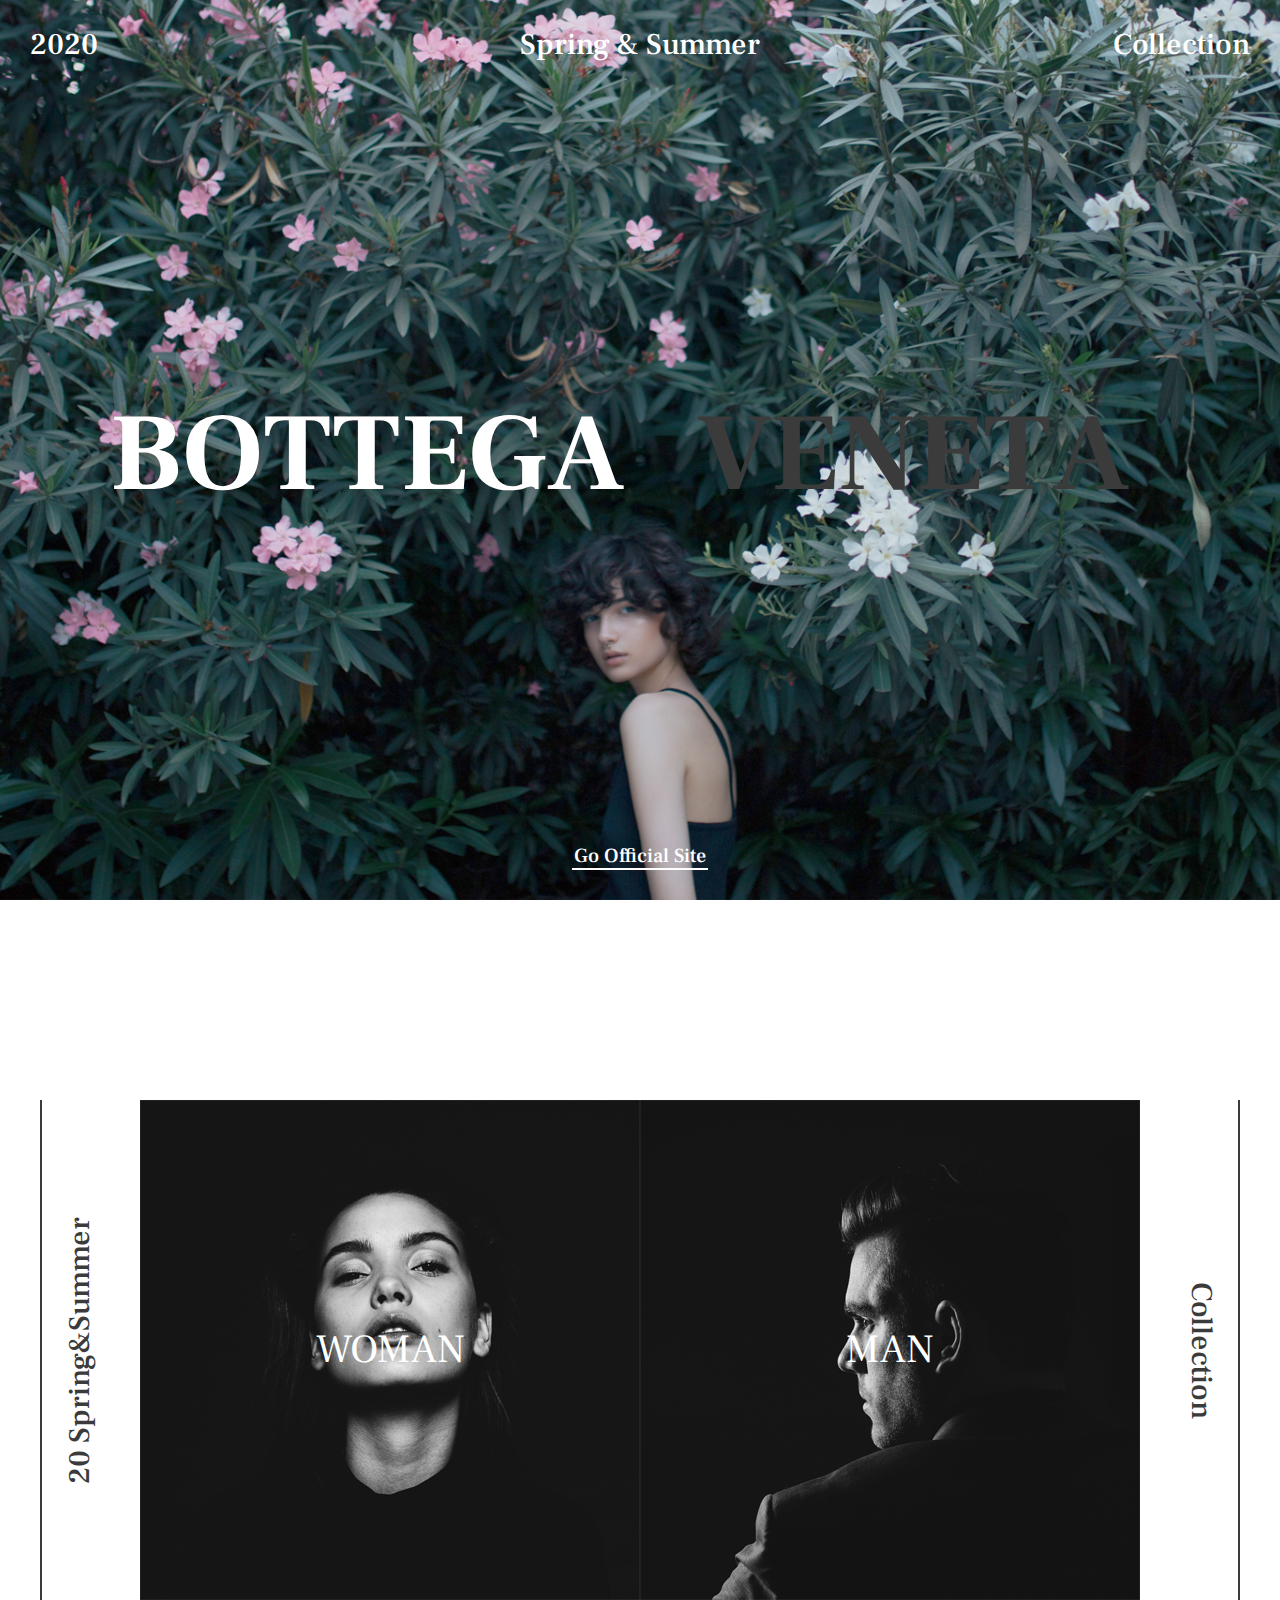
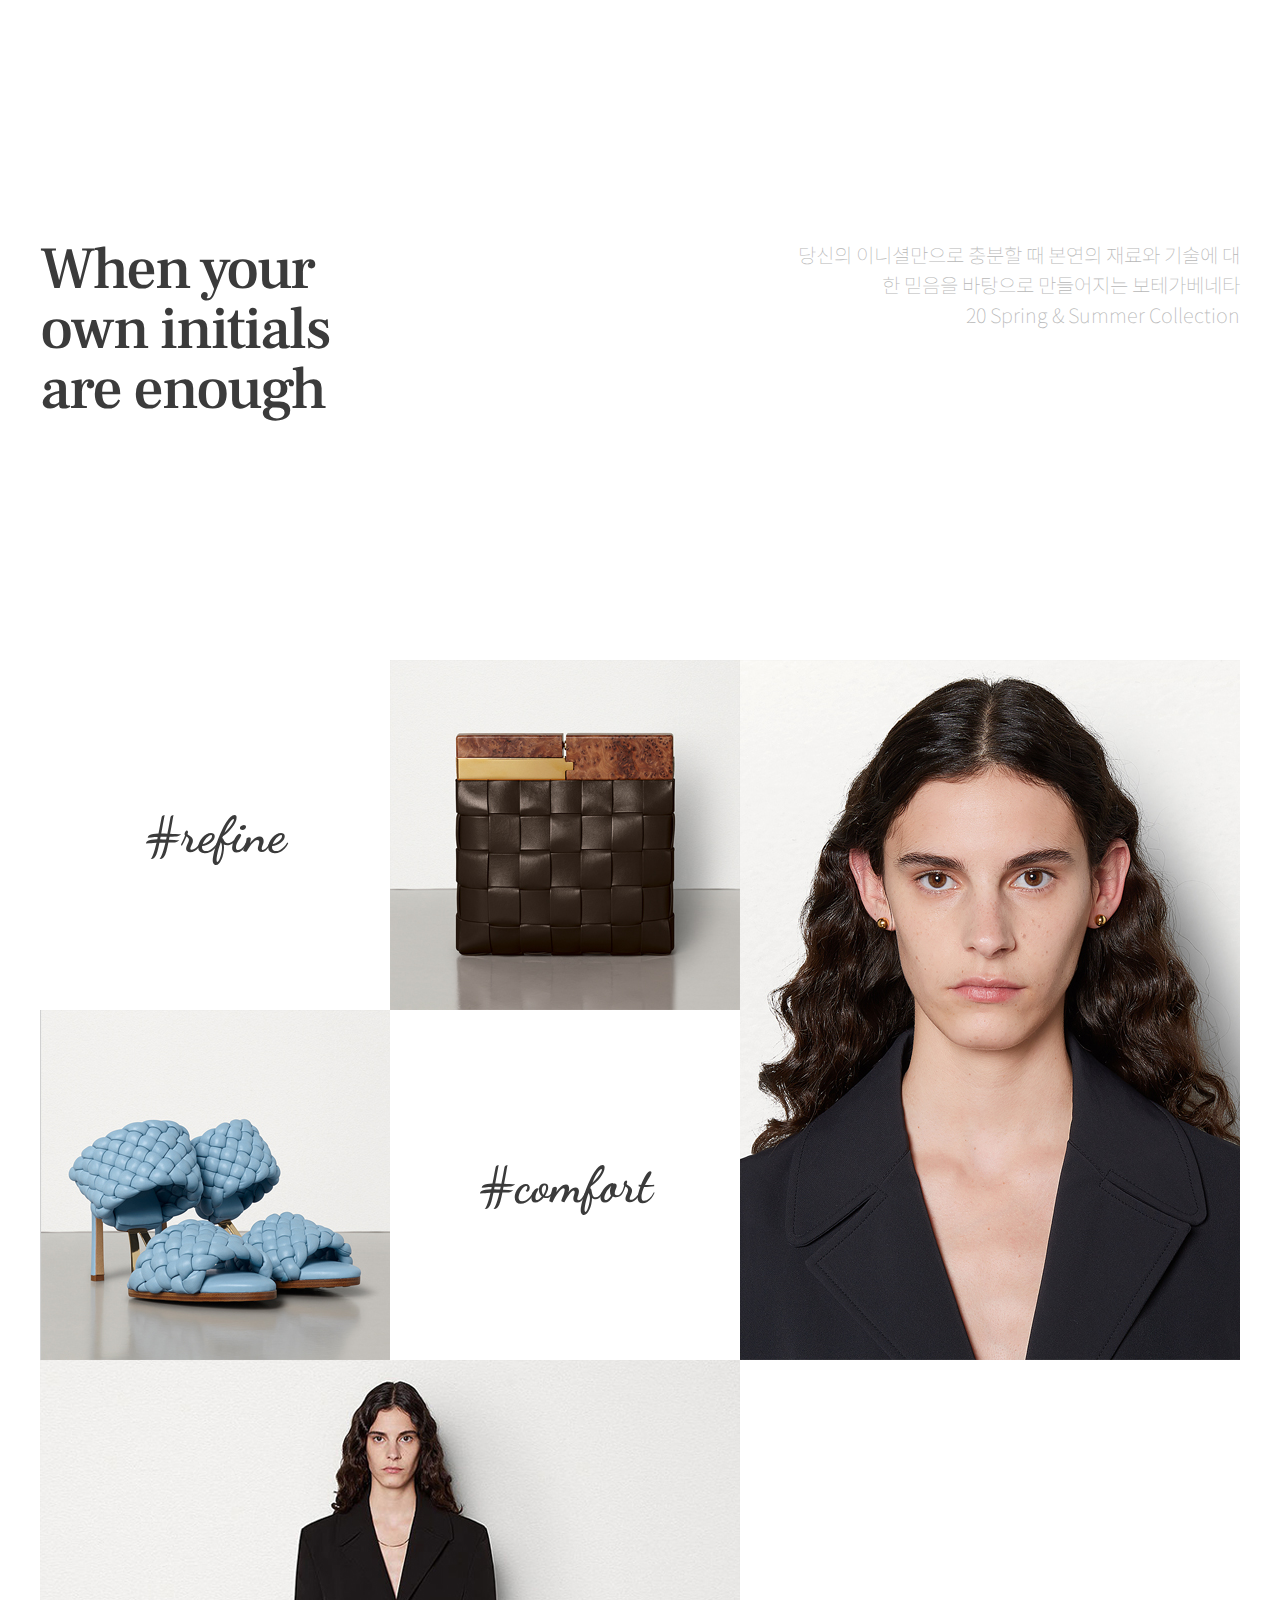
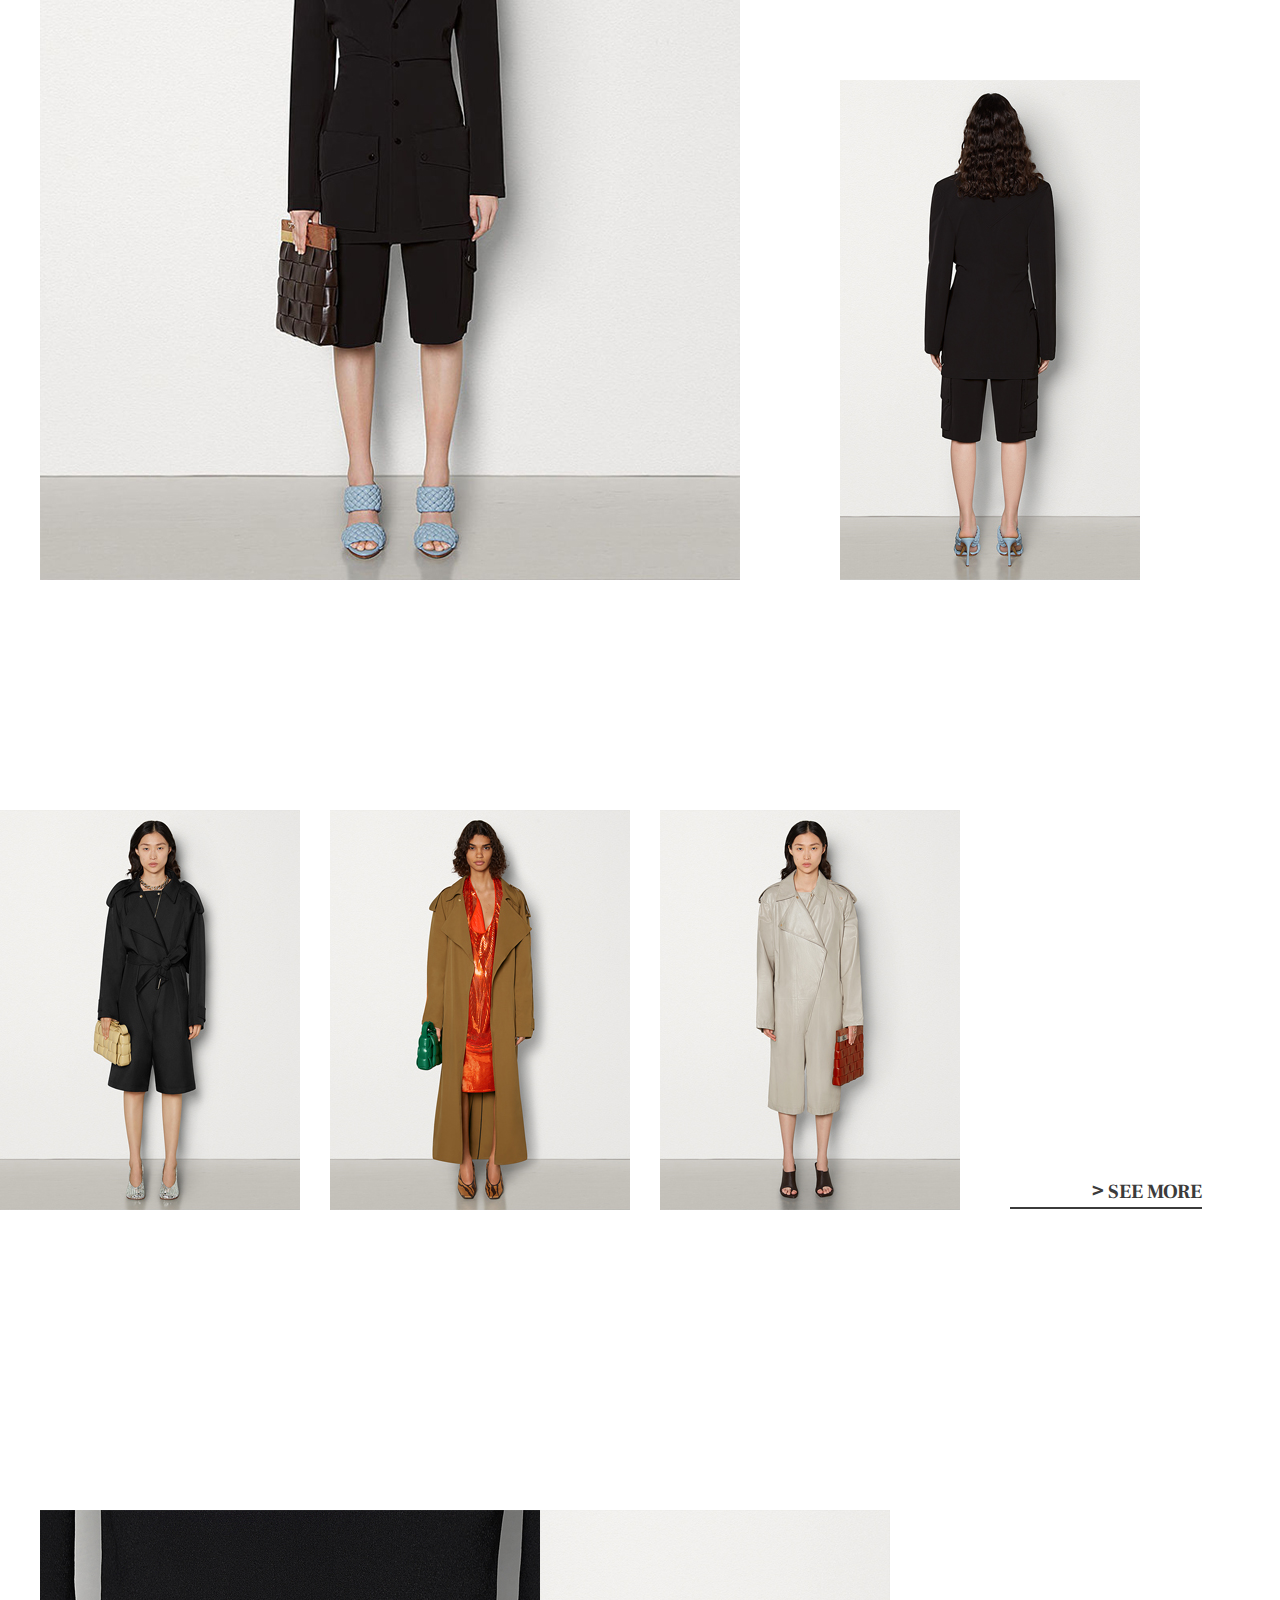
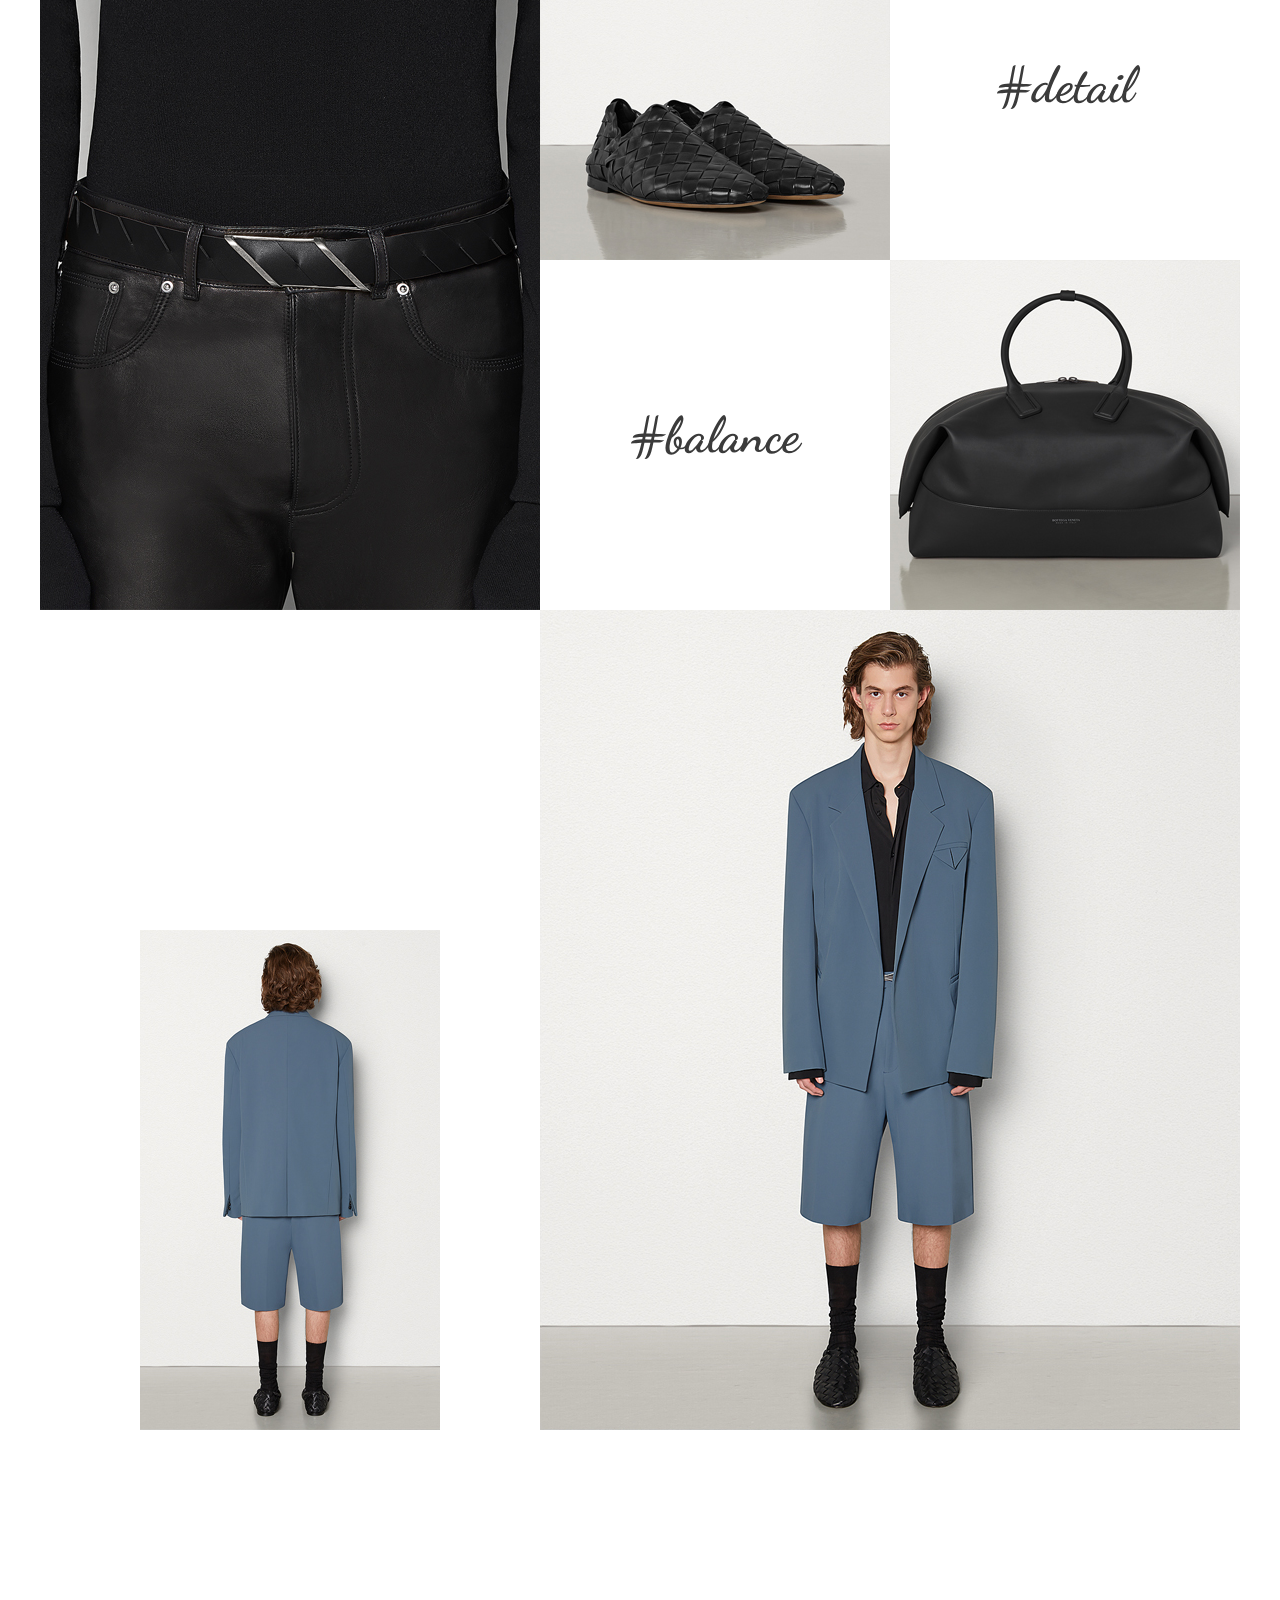
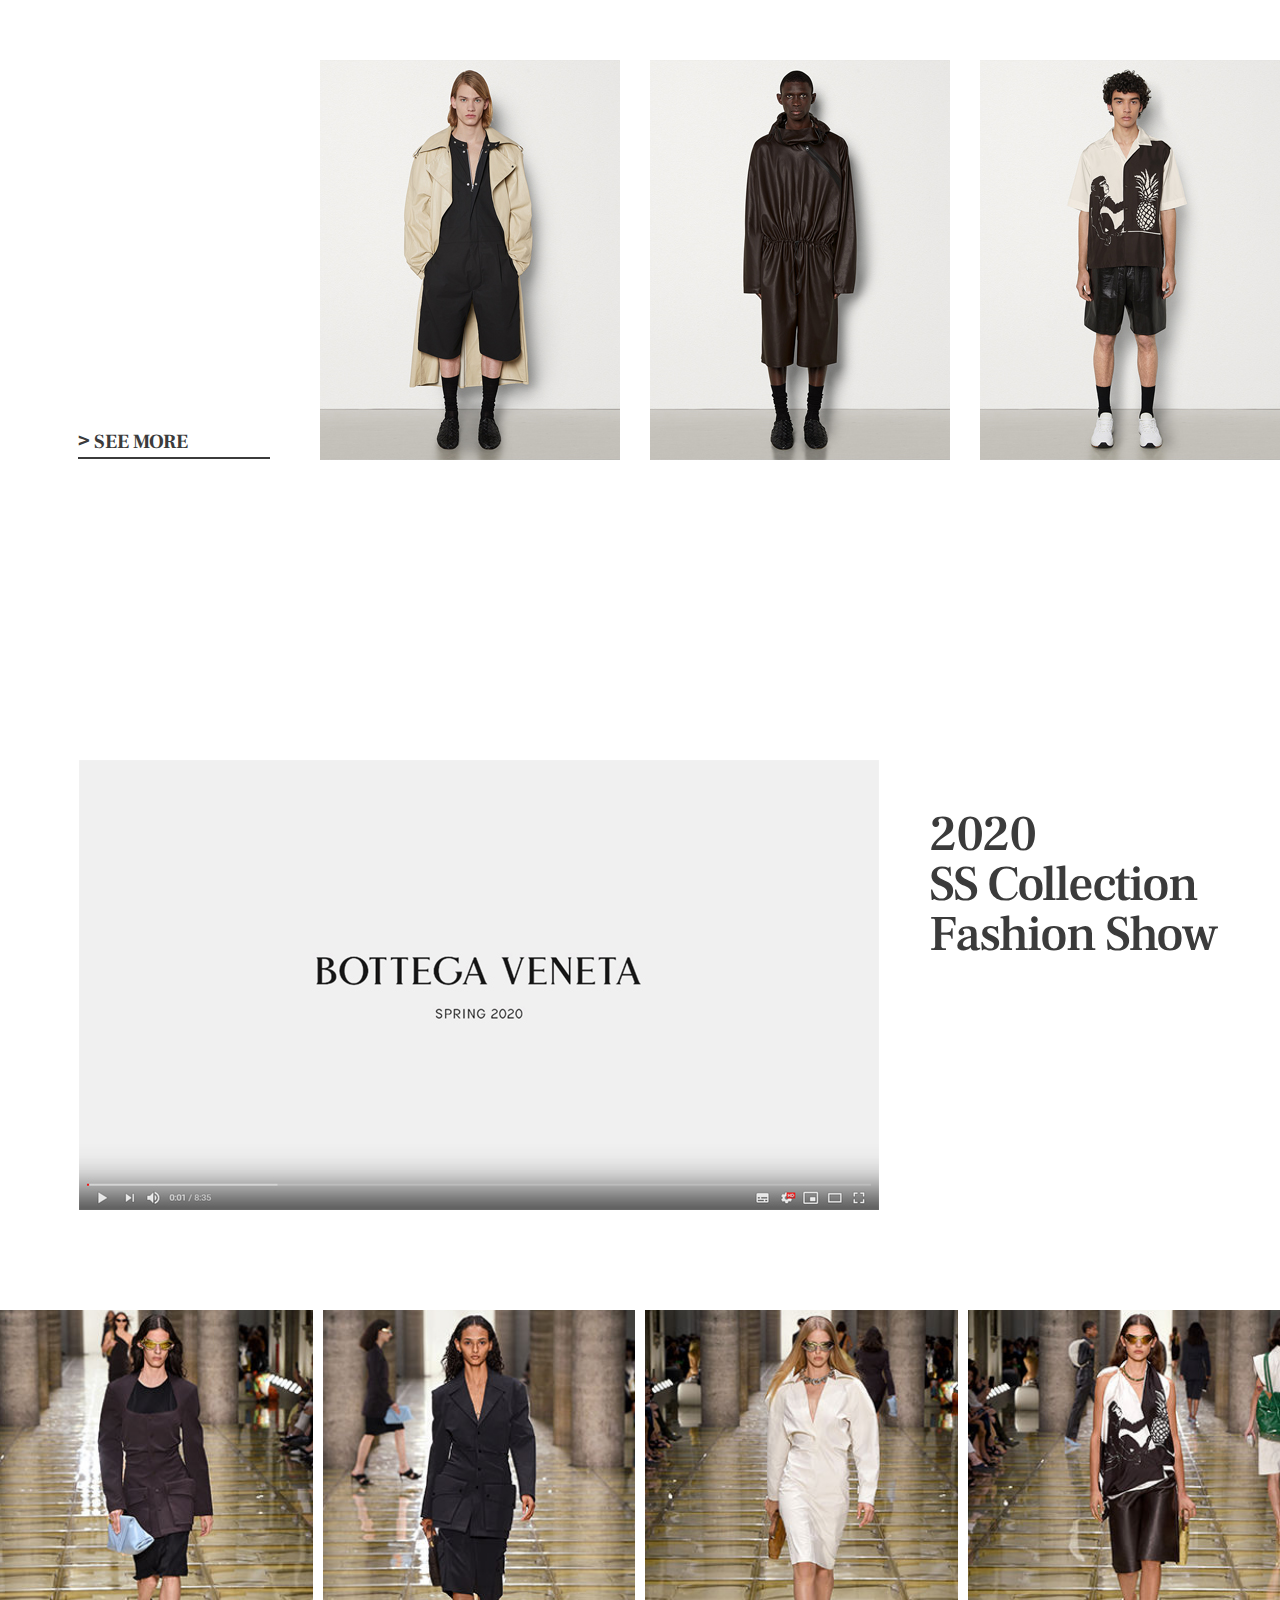
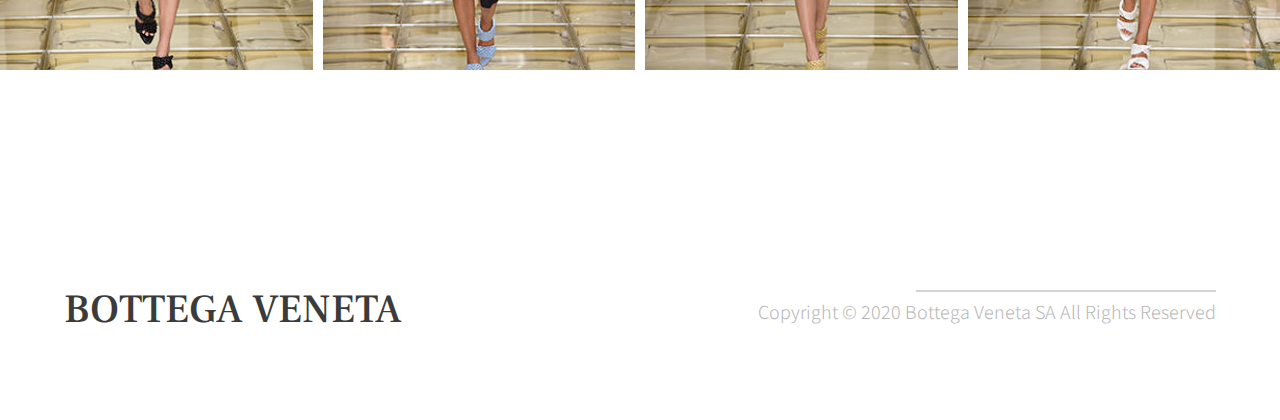
<file: portfolio/renewal/bv/index.html>
<!doctype html>

<html>
	<head>
        <meta charset="UTF-8">
		<meta name="viewport" content="initial-scale=1.0">
        <title>BV</title>
        
		<!--BOTTEGA VENETA의 컨텐츠를 상업적 목적이 아닌 포토폴리오 제작에 한하여 사용함을 명시합니다.-->
		
		<link href="https://fonts.googleapis.com/css2?family=Dancing+Script:wght@400;500;600;700&family=Frank+Ruhl+Libre:wght@300;400;500;700;900&family=Noto+Sans+KR:wght@100;300;400;500;700;900&display=swap" rel="stylesheet">
		
		
		<link rel="shortcut icon" href="img/sec_1/pabicon.ico">
		
		
        <link href="css/reset.css" rel="stylesheet" type="text/css">
        <link href="css/swiper-bundle.min.css" rel="stylesheet" type="text/css">
		<link href="css/pc.css" rel="stylesheet" type="text/css">
		<link href="css/note.css" rel="stylesheet" type="text/css">
		<link href="css/tab.css" rel="stylesheet" type="text/css">
        <link href="css/mo.css" rel="stylesheet" type="text/css">
		
		
		<script src="js/jquery-3.4.1.js"></script>
		
	</head>

	<body>

        <div class="wrap">
            
            <section class="sec_1">
                
                <div class="sec_1_textBox">
                    
                    <div class="sec_1_text">2020</div>
                    <div class="sec_1_text">Spring &amp; Summer</div>
                    <div class="sec_1_text">Collection</div>
                    
                </div>
                
                <div class="sec_1_title">
                    
                    <div class="sec_1_left">

                        <div class="sec_1_titleLeft">
                        
                            <span class="titleText">B</span>
                            <span class="titleText">O</span>
                            <span class="titleText">T</span>
                            <span class="titleText">T</span>
                            <span class="titleText">E</span>
                            <span class="titleText">G</span>
                            <span class="titleText">A</span>
                            
                        </div>
    
                        <div class="sec_1_titleLeft sec_1_title_act">
                            
                            <span class="titleText">B</span>
                            <span class="titleText">O</span>
                            <span class="titleText">T</span>
                            <span class="titleText">T</span>
                            <span class="titleText">E</span>
                            <span class="titleText">G</span>
                            <span class="titleText">A</span>
                            
                        </div>

                    </div>
                    
                    <div class="sec_1_right">

                        <div class="sec_1_titleRight">
                        
                            <span class="titleText">V</span>
                            <span class="titleText">E</span>
                            <span class="titleText">N</span>
                            <span class="titleText">E</span>
                            <span class="titleText">T</span>
                            <span class="titleText">A</span>
                            
                        </div>
    
                        <div class="sec_1_titleRight sec_1_title_act">
                            
                            <span class="titleText">V</span>
                            <span class="titleText">E</span>
                            <span class="titleText">N</span>
                            <span class="titleText">E</span>
                            <span class="titleText">T</span>
                            <span class="titleText">A</span>
                            
                        </div>

                    </div>
                    
                </div>
                
                <div class="sec_1_link">Go Official Site</div>
                
            </section>
            <!--sec_1-->
            
            <section class="sec_2">
                
                <div class="container container_2">
                    
                    <div class="sec_2_textLeft">
                        <p>20 Spring&amp;Summer</p>
                    </div>
                    
                    <div class="tab_con tab_2_textTop">20 Spring&amp;Summer</div>
                    
                    <div class="sec_2_boxWrap">
                        
                        <div class="sec_2_boxLeft">
                            <div class="sec_2_boxCover">WOMAN</div>
                        </div>
                        
                        <div class="sec_2_boxRight">
                            <div class="sec_2_boxCover">MAN</div>
                        </div>
                        
                    </div>
                    
                    <div class="sec_2_textRight">
                        <p>Collection</p>
                    </div>
                    
                    <div class="tab_con tab_2_textBottom">Collection</div>
                    
                </div>
                
            </section>
            <!--sec_2-->
            
            <section class="sec_3">
               
                <div class="aniLine sec_3_aniLine"></div>
                
                <div class="container container_3">
                    
                    <div class="sec_3_textLeft">When your<br/>own initials<br/>are enough</div>
                    
                    <div class="sec_3_textRight">당신의 이니셜만으로 충분할 때 본연의 재료와 기술에 대한 믿음을 바탕으로 만들어지는 보테가베네타<br/>20 Spring &amp; Summer Collection</div>
                    
                </div>
                
            </section>
            <!--sec_3-->
            
            <section class="sec_4">
                
                <div class="sec_4_aniBox">
                    
                    <div class="aniLine sec_4_aniLine"></div>
                    
                    <div class="aniText sec_4_aniText">BOTTEGA VENETA</div>
                    
                </div>
                
                <div class="container container_4">
                    
                    <div class="sec_4_leftWrap">
                        
                        <div class="sec_4_leftTop">
                            
                            <div class="con_4">#refine</div>
                            <div class="con_4"></div>
                            <div class="con_4"></div>
                            <div class="con_4">#comfort</div>
                            
                        </div>
                        
                        <div class="sec_4_leftBottom"></div>
                        
                    </div>
                    <!--left-->
                    
                    <div class="sec_4_rightWrap">
                        
                        <div class="sec_4_rightTop"></div>
                        
                        <div class="sec_4_rightBottom"></div>
                        
                    </div>
                    <!--right-->
                    
                </div>
                
            </section>
            <!--sec_4-->
            
            <section class="sec_5">
                
                <div class="sec_5_leftWrap">
                    
                    <div class="con_5"></div>
                    <div class="con_5"></div>
                    <div class="con_5"></div>
                    
                </div>
                
                <div class="moreBox">
                    
                    <div class="moreBtn"><span class="moreArrow">&gt;</span> SEE MORE</div>
                    
                    <div class="moreLine"></div>
                    
                </div>
                
            </section>
            <!--sec_5-->
            
            <section class="sec_6">
                
                <div class="sec_6_aniBox">
                    
                    <div class="aniText sec_6_aniText">20SS Collection</div>
                    
                    <div class="aniLine sec_6_aniLine"></div>
                    
                </div>
                
                <div class="container container_6">
                    
                    <div class="sec_6_leftWrap">
                        
                        <div class="sec_6_leftTop"></div>
                        
                        <div class="sec_6_leftBottom"></div>
                        
                    </div>
                    <!--right-->
                    
                    <div class="sec_6_rightWrap">
                        
                        <div class="sec_6_rightTop">
                            
                            <div class="con_6"></div>
                            <div class="con_6">#detail</div>
                            <div class="con_6">#balance</div>
                            <div class="con_6"></div>
                            
                        </div>
                        
                        <div class="sec_6_rightBottom"></div>
                        
                    </div>
                    <!--left-->
                    
                </div>
                
            </section>
            <!--sec_6-->
            
            <section class="sec_7">
                
                <div class="sec_7_rightWrap">
                    
                    <div class="con_7"></div>
                    <div class="con_7"></div>
                    <div class="con_7"></div>
                    
                </div>
                
                <div class="moreBox">
                    
                    <div class="moreBtn"><span class="moreArrow">&gt;</span> SEE MORE</div>
                    
                    <div class="moreLine"></div>
                    
                </div>
                
            </section>
            <!--sec_7-->
            
            <section class="sec_8">
                
                <div class="aniLine sec_8_aniLine"></div>
                
                <div class="sec_8_topWrap">
                    
                    <div class="sec_8_title">2020<br/>SS Collection<br/>Fashion Show</div>
                    
                    <div class="sec_8_video"></div>
                    
                </div>
                
                <div class="sec_8_bottomWrap swiper-container">

                    <div class="sec_8_imgSlide swiper-wrapper">
                        
                        <div class="sec_8_img swiper-slide"></div>
                        <div class="sec_8_img swiper-slide"></div>
                        <div class="sec_8_img swiper-slide"></div>
                        <div class="sec_8_img swiper-slide"></div>
                        <div class="sec_8_img swiper-slide"></div>
                        <div class="sec_8_img swiper-slide"></div>
                        <div class="sec_8_img swiper-slide"></div>
                        <div class="sec_8_img swiper-slide"></div>
                        <div class="sec_8_img swiper-slide"></div>
                        <div class="sec_8_img swiper-slide"></div>
                        
                    </div>

                    <div class="swiper-scrollbar"></div>

                </div>
                
            </section>
            <!--sec_8-->
            
            <footer>
                
                <div class="in_footer">
                    
                    <div class="footerLogo">BOTTEGA VENETA</div>
                    
                    <div class="footer_rightWrap">
                        
                        <div class="footer_aniLine"></div>
                        
                        <div class="copyright">Copyright &copy; 2020 Bottega Veneta SA All Rights Reserved</div>
                        
                    </div>
                    
                </div>
                
            </footer>
            
        </div>
        <!--wrap-->

        <script src="js/swiper-bundle.min.js"></script>
        <script src="js/index.js"></script>

	</body>
</html>
</file>
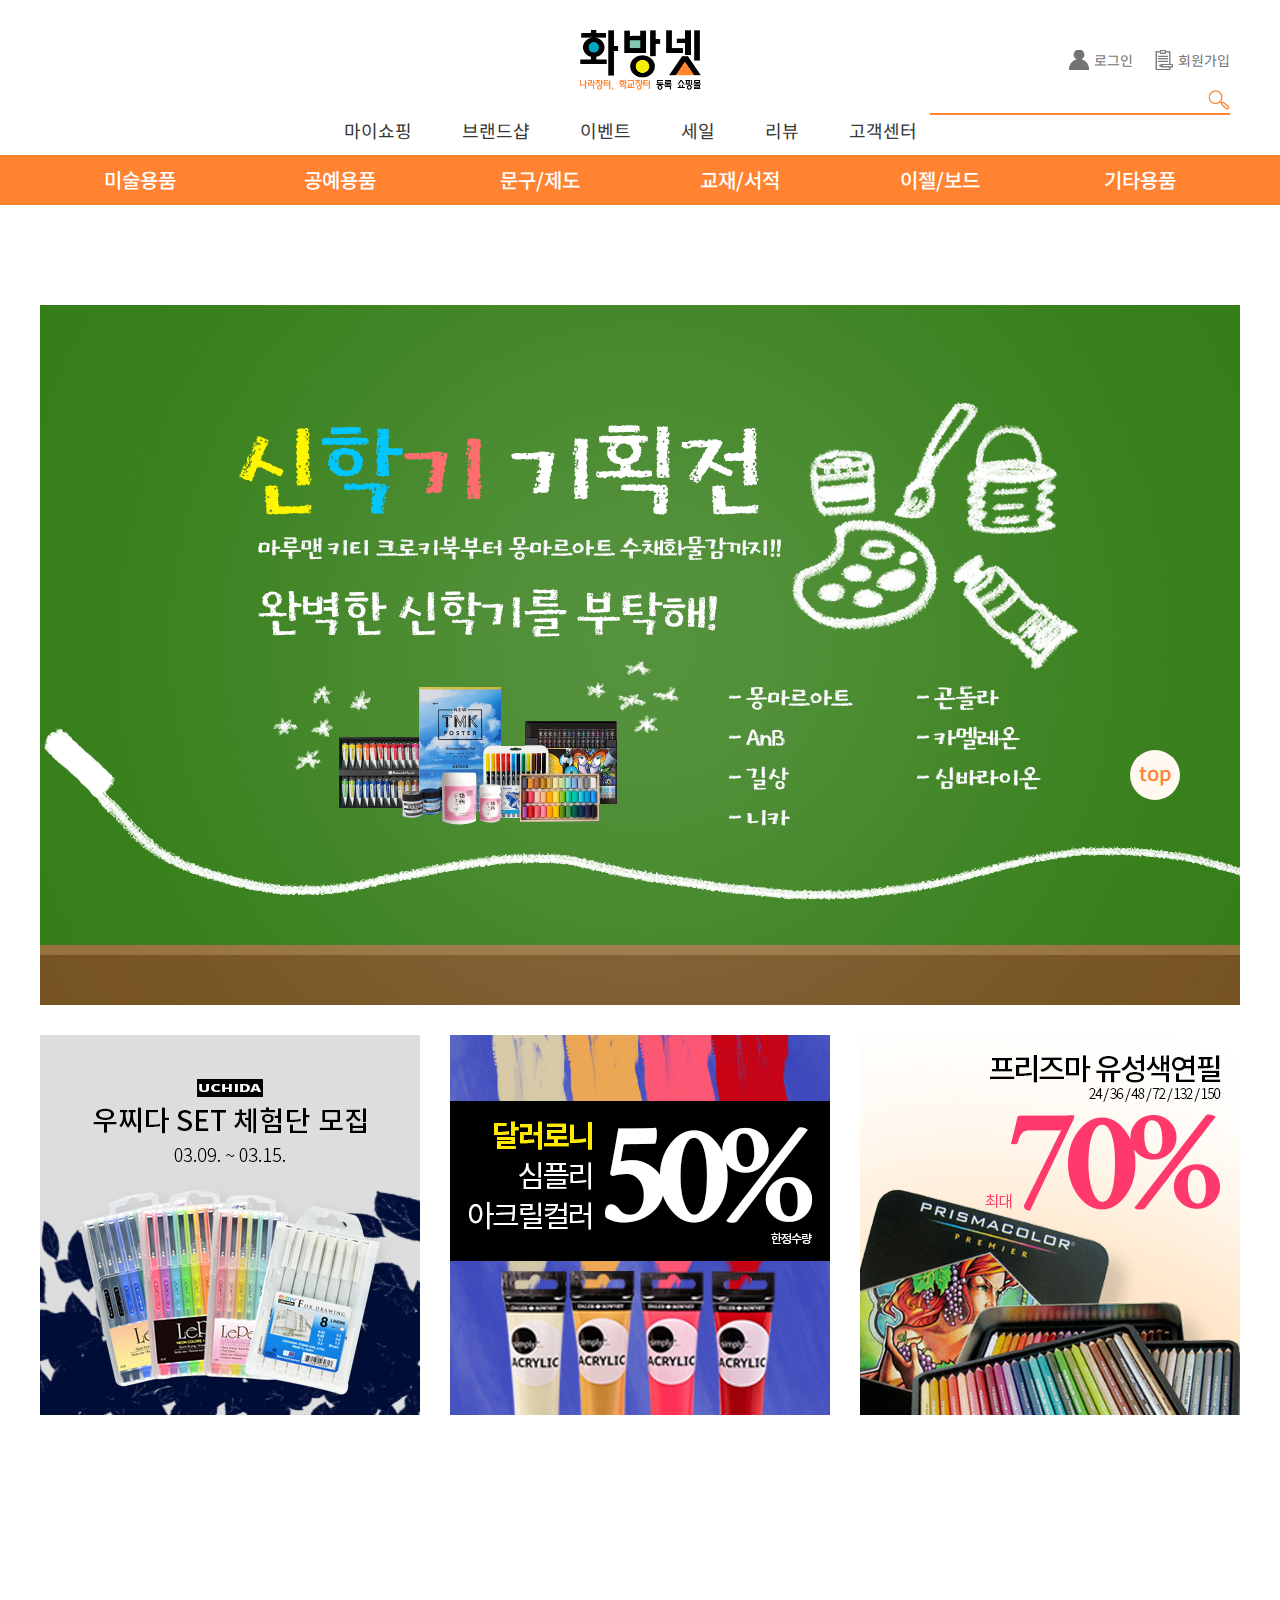
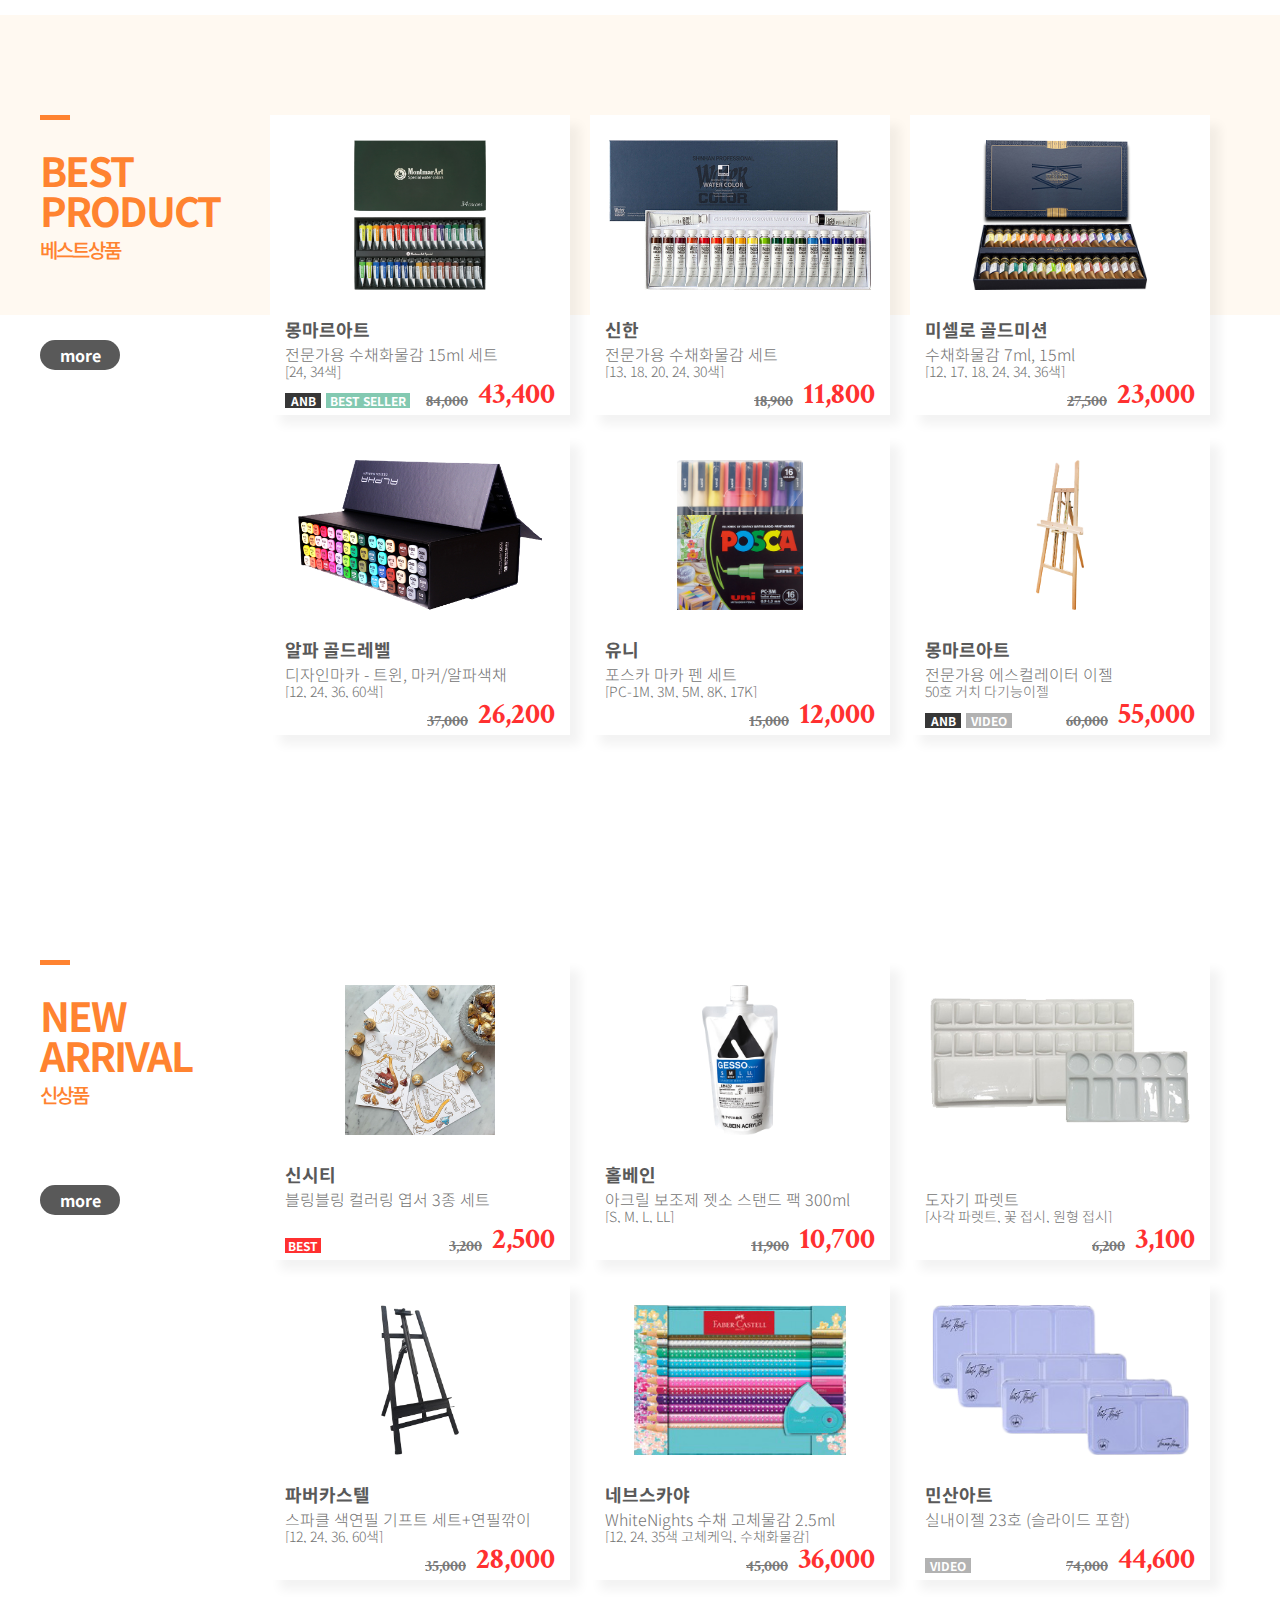
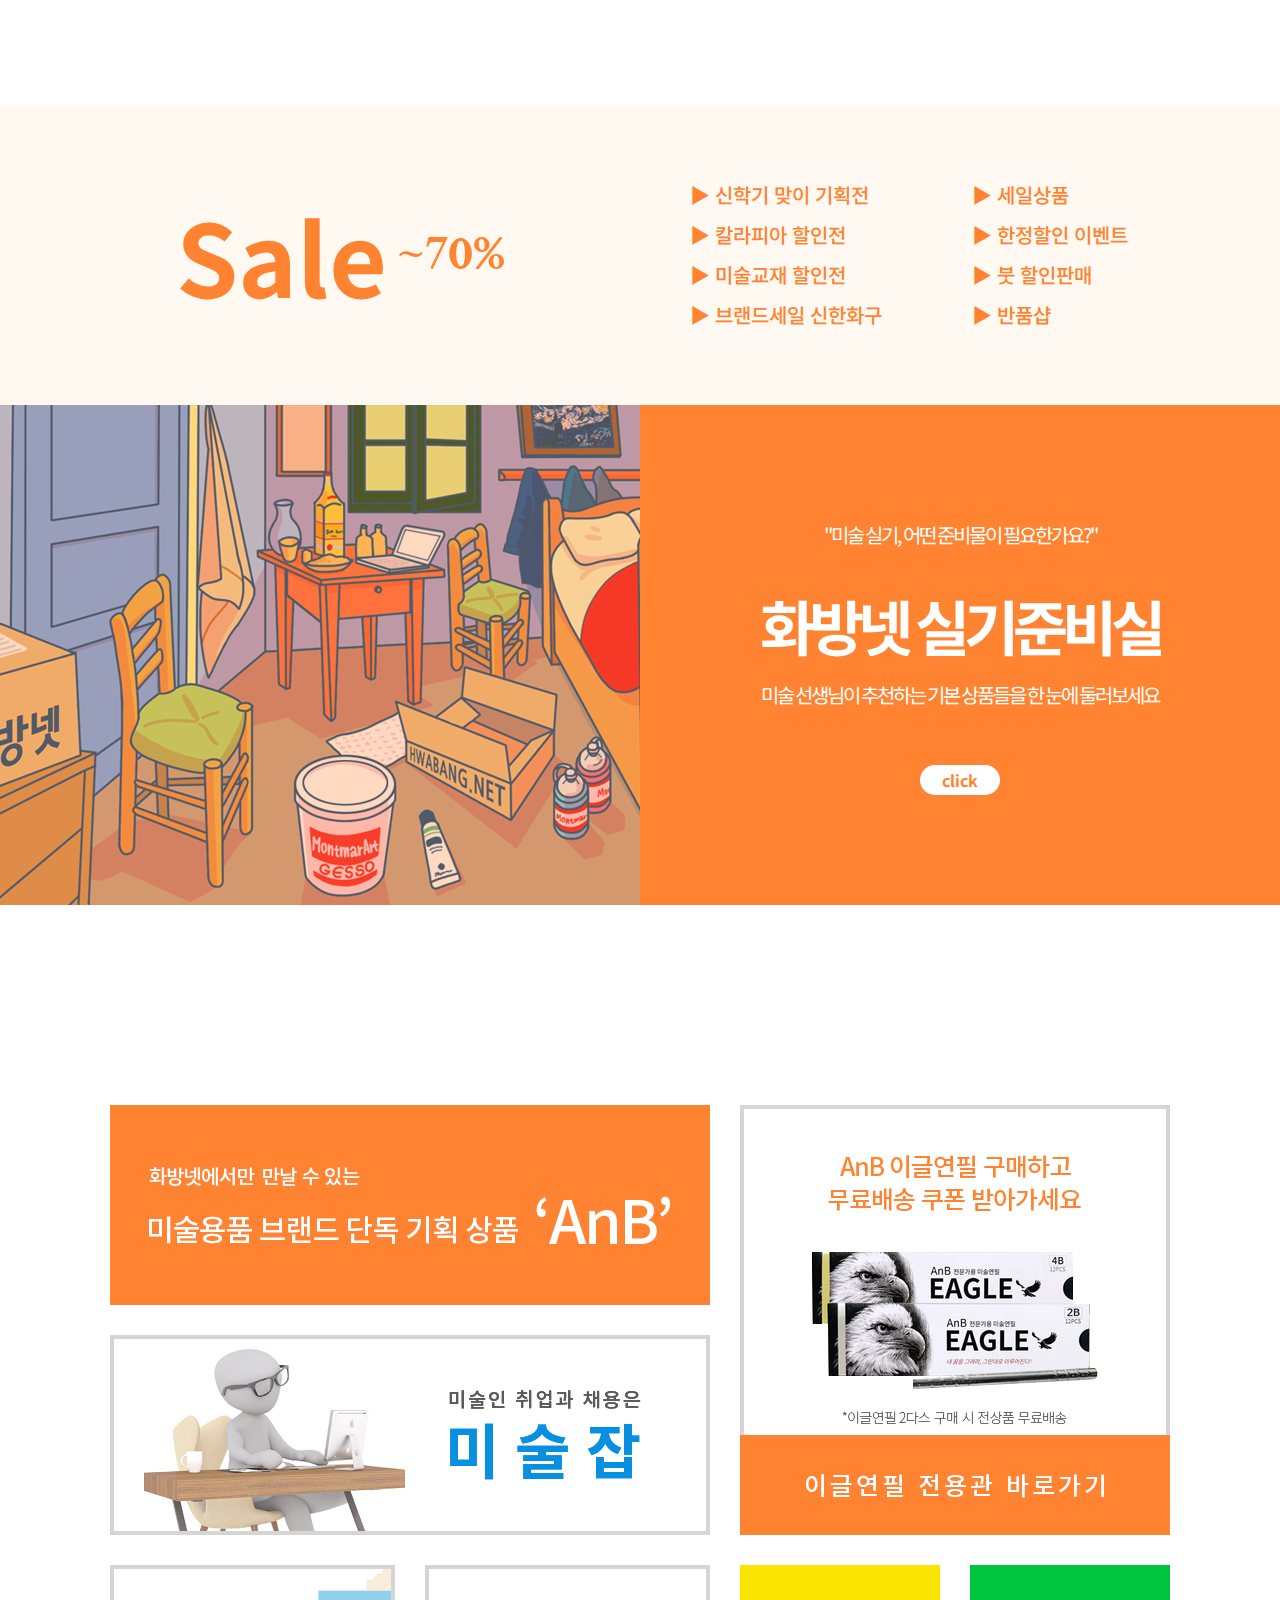
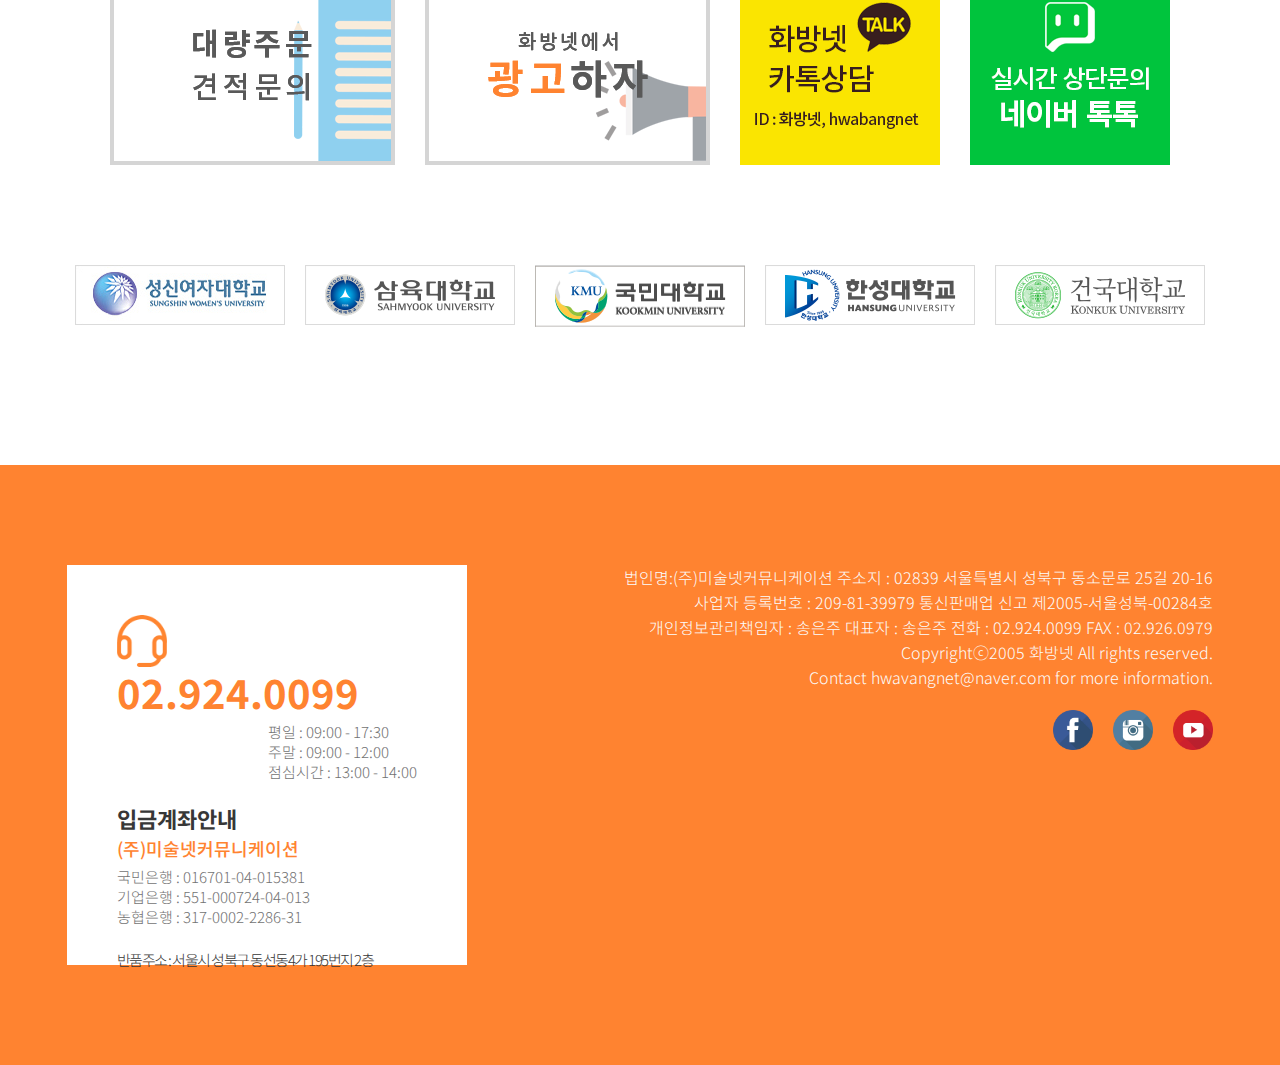
<file: portfolio/renewal/hwabang/index.html>
<!doctype html>

<html>
	<head>
        <meta charset="UTF-8">
		<meta name="viewport" content="initial-scale=1.0">
        <title>미술용품 온라인스토어 화방넷</title>
        
        <!--화방넷의 컨텐츠를 상업적 목적이 아닌 포토폴리오 제작에 한하여 사용함을 명시합니다.-->
		
		<link href="https://fonts.googleapis.com/css?family=Crimson+Text|Noto+Sans+KR&display=swap" rel="stylesheet">
		
		<link rel="shortcut icon" href="img/header/hw_pabicon.ico">
		
		<link href="css/reset.css" rel="stylesheet" type="text/css">
		<link href="css/pc.css" rel="stylesheet" type="text/css">
		<link href="css/note.css" rel="stylesheet" type="text/css">
		<link href="css/tab.css" rel="stylesheet" type="text/css">
		<link href="css/mo.css" rel="stylesheet" type="text/css">
		
		<script src="js/jquery-3.4.1.js"></script>
        <script src="js/index.js"></script>
		
	</head>

	<body>

        <div class="wrap">
            
            <header>
                
                <a href="#" class="logo"></a>
                
                <div class="pc_join_box">
                    
                    <div class="login_wrap">
                        <div class="join_icon"></div>
                        <p>로그인</p>
                    </div>
                    
                    <div class="join_wrap">
                        <div class="join_icon"></div>
                        <p>회원가입</p>
                    </div>
                    
                </div>
                 
                <div class="search_wrap">
                    <div class="search_line"></div>
                    <div class="search_btn"></div>
                </div>
                <!--1-->
                
                <div class="pc_menu_box">
                    
                    <div class="pc_top_menu_box">
                        
                        <div class="pc_top_menu_wrap">
                            
                            <div class="pc_top_menu">마이쇼핑</div>
                            <div class="pc_top_menu">브랜드샵</div>
                            <div class="pc_top_menu">이벤트</div>
                            <div class="pc_top_menu">세일</div>
                            <div class="pc_top_menu">리뷰</div>
                            <div class="pc_top_menu">고객센터</div>
                            
                        </div>
                        
                    </div>
                    <!--2-->
                    
                    <div class="pc_main_menu_box">
                        
                        <div class="pc_main_menu_wrap">
                            
                            <div class="pc_main_menu">미술용품</div>
                            <div class="pc_main_menu">공예용품</div>
                            <div class="pc_main_menu">문구/제도</div>
                            <div class="pc_main_menu">교재/서적</div>
                            <div class="pc_main_menu">이젤/보드</div>
                            <div class="pc_main_menu">기타용품</div>
                            
                        </div>
                        
                    </div>
                    
                    <div class="pc_sub_menu_box">

                        <ul class="pc_sub_menu pc_sub_menu_1">
                            <li>수채화용품</li>
                            <li>유화용품</li>
                            <li>아크릴용품</li>
                            <li>포스터칼라/디자인</li>
                            <li>마카/라이너/스프레이</li>
                            <li>색연필/소묘연필</li>
                            <li>콘테/파스텔/목탄</li>
                            <li>만화용품</li>
                            <li>조소/판화용품</li>
                            <li>동양화 용품</li>
                            <li>서예/캘리그라피</li>
                            <li>미술 보조용품</li>
                            <li>지류/스케치북</li>
                            <li>캔버스/판넬</li>
                            <li>붓 전용관</li>
                            <li>석고상 제품</li>
                            <li>세트할인상품</li>
                            <li>아동문구/미술용품</li>
                        </ul>

                        <ul class="pc_sub_menu pc_sub_menu_2">
                            <li>공예/핸드페인팅</li>
                            <li>우드락/폼보드</li>
                            <li>미니어쳐/모형재료</li>
                            <li>축소모형</li>
                            <li>에어브러쉬</li>
                        </ul>

                        <ul class="pc_sub_menu pc_sub_menu_3">
                            <li>문구/사무용품</li>
                            <li>필기용품</li>
                            <li>제도판/제도용품</li>
                        </ul>

                        <ul class="pc_sub_menu pc_sub_menu_4">
                            <li>미술교재</li>
                            <li>미술서적</li>
                            <li>컬러링북</li>
                            <li>팬톤/DIC/칼라가이드</li>
                        </ul>

                        <ul class="pc_sub_menu pc_sub_menu_5">
                            <li>이젤상품</li>
                            <li>이젤대여</li>
                            <li>보드/칠판/게시판</li>
                        </ul>

                        <ul class="pc_sub_menu pc_sub_menu_6">
                            <li>아트샵/선물용</li>
                            <li>판촉물/기념품</li>
                            <li>생활용품/공구용품</li>
                            <li>프린터/복합기</li>
                            <li>브랜드샵</li>
                            <li>AnB 전용관</li>
                            <li>동영상 제품설명</li>
                            <li>회원학원 전용관</li>
                        </ul>

                    </div>
                    <!--3-->
                    
                </div>
                <!--pc-->
                
                <div class="tab_menu_line"></div>
                
                <div class="tab_menu_btn"></div>
                
                <div class="tab_menu_box">

                    <!--<a href="#" class="logo"></a>-->

                    <div class="tab_join_box">

                        <div class="login_wrap">
                            <p>로그인</p>
                        </div>

                        <div class="join_wrap">
                            <p>회원가입</p>
                        </div>

                        <div class="tab_menu_btn tab_close_btn"></div>

                    </div>


                    <div class="tab_search_wrap">
                        <div class="tab_search_line"></div>
                        <div class="tab_search_btn"></div>
                    </div>

                    <div class="tabMenu_service_wrap">

                        <div class="tabMenu_title">SERVICE</div>

                        <div class="tabMenu_service">
                            <div class="tabMenu_icon">
                                <img src="img/header/shopping_icon.png" alt="my shopping"/>
                            </div>
                            <p>마이쇼핑</p>
                        </div>

                        <div class="tabMenu_service">
                            <div class="tabMenu_icon">
                                <img src="img/header/cs_icon.png" alt="service center"/>
                            </div>
                            <p>고객센터</p>
                        </div>

                    </div>

                    <div class="tabMenu_wrap">

                        <div class="tabMenu_benefit_wrap">

                            <div class="tabMenu_title">BENEFIT</div>

                            <ul class="tabMenu_benefit">

                                <li>브랜드샵</li>
                                <li>이벤트</li>
                                <li>세일</li>
                                <li>리뷰</li>

                            </ul>

                        </div>

                        <div class="tabMenu_category_wrap">

                            <div class="tabMenu_title">CATEGORY</div>

                            <ul class="tabMenu_category">

                                <li>미술용품</li>
                                <li>공예용품</li>
                                <li>문구/제도</li>
                                <li>교재/서적</li>
                                <li>이젤/보드</li>
                                <li>기타용품</li>

                            </ul>

                        </div>

                    </div>

                </div>
                <!--tab-->
                
            </header>
            <!--header end-->
            
            <section class="sec_1">
                
                <div class="container container_1">
                    
                    <div class="main_event">
                        <img src="img/sec_1/main_event_pc.jpg" alt="main_event"/>
                    </div>
                    
                    <div class="tab_main_event">
                        <img src="img/sec_1/main_event_tab.jpg" alt="main_event"/>
                    </div>
                    
                    <div class="event_wrap">
                        
                        <div class="event event_1">
                            <img src="img/sec_1/event_1.jpg" alt="event"/>
                        </div>
                        <div class="event event_2">
                            <img src="img/sec_1/event_2.jpg" alt="event"/>
                        </div>
                        <div class="event event_3">
                            <img src="img/sec_1/event_3.jpg" alt="event"/>
                        </div>
                        
                    </div>
                    
                </div>
                
            </section>
            <!--sec_1 end-->
            
            <section class="sec_2">
                
                <div class="bg_box"></div>
                
                <div class="container container_2">
                    
                    <div class="title_wrap">
                        
                        <div class="title_line"></div>
                        <div class="title_eng">BEST PRODUCT</div>
                        <div class="title_kr">베스트상품</div>
                        
                        <div class="con_btn">more</div>
                        
                    </div>
                    <!--title-->
                    
                    <div class="product_wrap">
                        
                        <div class="product_box product_box_1">

                            <div class="product_img">
                                <img src="img/sec_2/product_img_1.png" alt="product"/>
                            </div>

                            <div class="product_con">

                                <div class="product_brand">몽마르아트</div>
                                <div class="product_name">전문가용 수채화물감 15ml 세트</div>
                                <div class="product_option">&#91;24, 34색&#93;</div>

                                <div class="anb_box">ANB</div>
                                <div class="best_seller_box">BEST SELLER</div>

                                <div class="price_wrap">
                                    <div class="price">84,000</div>
                                    <div class="sale_price">43,400</div>
                                </div>

                            </div>

                        </div>
                        <!--1-->

                        <div class="product_box product_box_2">

                            <div class="product_img">
                                <img src="img/sec_2/product_img_2.png" alt="product"/>
                            </div>

                            <div class="product_con">

                                <div class="product_brand">신한</div>
                                <div class="product_name">전문가용 수채화물감 세트</div>
                                <div class="product_option">&#91;13, 18, 20, 24, 30색&#93;</div>

                                <div class="price_wrap">
                                    <div class="price">18,900</div>
                                    <div class="sale_price">11,800</div>
                                </div>

                            </div>

                        </div>
                        <!--2-->

                        <div class="product_box product_box_3">

                            <div class="product_img">
                                <img src="img/sec_2/product_img_3.png" alt="product"/>
                            </div>

                            <div class="product_con">

                                <div class="product_brand">미셀로 골드미션</div>
                                <div class="product_name">수채화물감 7ml, 15ml</div>
                                <div class="product_option">&#91;12, 17, 18, 24, 34, 36색&#93;</div>

                                <div class="price_wrap">
                                    <div class="price">27,500</div>
                                    <div class="sale_price">23,000</div>
                                </div>

                            </div>

                        </div>
                        <!--3-->
                        <!--top-->
                        
                        <div class="product_box product_box_4">

                            <div class="product_img">
                                <img src="img/sec_2/product_img_4.png" alt="product"/>
                            </div>

                            <div class="product_con">

                                <div class="product_brand">알파 골드레벨</div>
                                <div class="product_name">디자인마카 - 트윈, 마커/알파색채</div>
                                <div class="product_option">&#91;12, 24, 36, 60색&#93;</div>

                                <div class="price_wrap">
                                    <div class="price">37,000</div>
                                    <div class="sale_price">26,200</div>
                                </div>

                            </div>

                        </div>
                        <!--4-->
                        
                        <div class="product_box product_box_5">

                            <div class="product_img">
                                <img src="img/sec_2/product_img_5.png" alt="product"/>
                            </div>

                            <div class="product_con">

                                <div class="product_brand">유니</div>
                                <div class="product_name">포스카 마카 펜 세트</div>
                                <div class="product_option">&#91;PC-1M, 3M, 5M, 8K, 17K&#93;</div>

                                <div class="price_wrap">
                                    <div class="price">15,000</div>
                                    <div class="sale_price">12,000</div>
                                </div>

                            </div>

                        </div>
                        <!--5-->
                        
                        <div class="product_box product_box_6">

                            <div class="product_img">
                                <img src="img/sec_2/product_img_6.png" alt="product"/>
                            </div>

                            <div class="product_con">

                                <div class="product_brand">몽마르아트</div>
                                <div class="product_name">전문가용 에스컬레이터 이젤</div>
                                <div class="product_option">50호 거치 다기능이젤</div>

                                <div class="anb_box">ANB</div>
                                <div class="video_box">VIDEO</div>

                                <div class="price_wrap">
                                    <div class="price">60,000</div>
                                    <div class="sale_price">55,000</div>
                                </div>

                            </div>

                        </div>
                        <!--6-->
                        
                    </div>
                    
                    <div class="con_btn tab_con_btn">more</div>
                    
                </div>
                
            </section>
            <!--sec_2 end-->
            
            <section class="sec_3">
                
                <div class="bg_box"></div>
                
                <div class="container container_3">
                    
                    <div class="title_wrap">
                        
                        <div class="title_line"></div>
                        <div class="title_eng">NEW ARRIVAL</div>
                        <div class="title_kr">신상품</div>
                        
                        <div class="con_btn">more</div>
                        
                    </div>
                    <!--title-->
                    
                    <div class="product_wrap">
                        
                        <div class="product_box arrival_box_1">

                            <div class="product_img">
                                <img src="img/sec_3/arrival_img_1.jpg" alt="product"/>
                            </div>

                            <div class="product_con">

                                <div class="product_brand">신시티</div>
                                <div class="product_name">블링블링 컬러링 엽서 3종 세트</div>
                                <div class="product_option">&nbsp;</div>
                                
                                <div class="best_box">BEST</div>

                                <div class="price_wrap">
                                    <div class="price">3,200</div>
                                    <div class="sale_price">2,500</div>
                                </div>

                            </div>

                        </div>
                        <!--1-->

                        <div class="product_box arrival_box_2">

                            <div class="product_img">
                                <img src="img/sec_3/arrival_img_2.png" alt="product"/>
                            </div>

                            <div class="product_con">

                                <div class="product_brand">홀베인</div>
                                <div class="product_name">아크릴 보조제 젯소 스탠드 팩 300ml</div>
                                <div class="product_option">&#91;S, M, L, LL&#93;</div>

                                <div class="price_wrap">
                                    <div class="price">11,900</div>
                                    <div class="sale_price">10,700</div>
                                </div>

                            </div>

                        </div>
                        <!--2-->

                        <div class="product_box arrival_box_3">

                            <div class="product_img">
                                <img src="img/sec_3/arrival_img_3.png" alt="product"/>
                            </div>

                            <div class="product_con">

                                <div class="product_brand">&nbsp;</div>
                                <div class="product_name">도자기 파렛트</div>
                                <div class="product_option">&#91;사각 파렛트, 꽃 접시, 원형 접시&#93;</div>

                                <div class="price_wrap">
                                    <div class="price">6,200</div>
                                    <div class="sale_price">3,100</div>
                                </div>

                            </div>

                        </div>
                        <!--3-->
                        <!--top-->
                        
                        <div class="product_box arrival_box_4">

                            <div class="product_img">
                                <img src="img/sec_3/arrival_img_4.png" alt="product"/>
                            </div>

                            <div class="product_con">

                                <div class="product_brand">파버카스텔</div>
                                <div class="product_name">스파클 색연필 기프트 세트+연필깎이</div>
                                <div class="product_option">&#91;12, 24, 36, 60색&#93;</div>

                                <div class="price_wrap">
                                    <div class="price">35,000</div>
                                    <div class="sale_price">28,000</div>
                                </div>

                            </div>

                        </div>
                        <!--4-->
                        
                        <div class="product_box arrival_box_5">

                            <div class="product_img">
                                <img src="img/sec_3/arrival_img_5.png" alt="product"/>
                            </div>

                            <div class="product_con">

                                <div class="product_brand">네브스카야</div>
                                <div class="product_name">WhiteNights 수채 고체물감 2.5ml</div>
                                <div class="product_option">&#91;12, 24, 35색 고체케익, 수채화물감&#93;</div>

                                <div class="price_wrap">
                                    <div class="price">45,000</div>
                                    <div class="sale_price">36,000</div>
                                </div>

                            </div>

                        </div>
                        <!--5-->
                        
                        <div class="product_box arrival_box_6">

                            <div class="product_img">
                                <img src="img/sec_3/arrival_img_6.png" alt="product"/>
                            </div>

                            <div class="product_con">

                                <div class="product_brand">민산아트</div>
                                <div class="product_name">실내이젤 23호 &#40;슬라이드 포함&#41;</div>
                                <div class="product_option">&nbsp;</div>

                                <div class="video_box">VIDEO</div>

                                <div class="price_wrap">
                                    <div class="price">74,000</div>
                                    <div class="sale_price">44,600</div>
                                </div>

                            </div>

                        </div>
                        <!--6-->
                        
                    </div>
                    
                    <div class="con_btn tab_con_btn">more</div>
                    
                </div>
                
            </section>
            <!--sec_3 end-->
            
            <section class="sec_4">
                
                <div class="container container_4">
                    
                    <div class="sale_title">
                        <p>Sale</p>
                        <p>~70%</p>
                    </div>
                    
                    <div class="sale_event_left">
                        <div class="sale_event">▶ 신학기 맞이 기획전</div>
                        <div class="sale_event">▶ 칼라피아 할인전</div>
                        <div class="sale_event">▶ 미술교재 할인전</div>
                        <div class="sale_event">▶ 브랜드세일 신한화구</div>
                    </div>
                    
                    <div class="sale_event_right">
                        <div class="sale_event">▶ 세일상품</div>
                        <div class="sale_event">▶ 한정할인 이벤트</div>
                        <div class="sale_event">▶ 붓 할인판매</div>
                        <div class="sale_event">▶ 반품샵</div>
                    </div>
                    
                </div>
                
            </section>
            <!--sec_4 end-->
            
            <section class="sec_5">
                
                <div class="con_5_left"></div>
                
                <div class="con_5_right">
                    
                    <div class="con_5_sub_title con_5_top_title">"미술 실기, 어떤 준비물이 필요한가요?"</div>
                    <div class="con_5_title">화방넷 실기준비실</div>
                    <div class="con_5_sub_title">미술 선생님이 추천하는 기본 상품들을 한 눈에 둘러보세요</div>
                    
                    <div class="con_btn">click</div>
                    
                </div>
                
            </section>
            <!--sec_5 end-->
            
            <section class="sec_6">
                
                <div class="container container_6">
                    
                    <div class="con_6_left_wrap">
                        
                        <div class="con_6_left con_6_left_1">
                            <img src="img/sec_6/left_1.png" alt="anb"/>
                        </div>
                        <div class="con_6_left con_6_left_2">
                            <img src="img/sec_6/left_2.png" alt="art job"/>
                        </div>
                        <div class="con_6_left">
                            <div class="con_6_left_3">
                                <img src="img/sec_6/left_3.png" alt="order"/>
                            </div>
                            <div class="con_6_left_4">
                                <img src="img/sec_6/left_4.png" alt="ad"/>
                            </div>
                        </div>
                        
                    </div>
                    <!--left-->
                    
                    <div class="con_6_right_wrap">
                        
                        <div class="con_6_right con_6_right_1">
                            <img src="img/sec_6/right_1.png" alt="eagle pencil"/>
                        </div>
                        <div class="con_6_right">
                            <div class="con_6_right_2">
                                <img src="img/sec_6/right_2.png" alt="kakao talk"/>
                            </div>
                            <div class="con_6_right_3">
                                <img src="img/sec_6/right_3.png" alt="naver"/>
                            </div>
                        </div>
                        
                    </div>
                    <!--right-->
                    
                </div>
                
            </section>
            <!--sec_6 end-->
            
            <section class="sec_7">
                
                <div class="container container_7">
                    
                    <div class="uni_ad"><img src="img/sec_7/uni_1.png" alt="univ"/></div>
                    <div class="uni_ad"><img src="img/sec_7/uni_2.png" alt="univ"/></div>
                    <div class="uni_ad"><img src="img/sec_7/uni_3.png" alt="univ"/></div>
                    <div class="uni_ad"><img src="img/sec_7/uni_4.png" alt="univ"/></div>
                    <div class="uni_ad"><img src="img/sec_7/uni_5.png" alt="univ"/></div>
                    
                </div>
                
            </section>
            <!--sec_7 end-->
            
            <footer>
                
                <div class="in_footer">
                    
                    <div class="footer_left">
                        
                        <div class="call_wrap">
                            
                            <div class="call_icon"></div>
                            <div class="call">02.924.0099</div>
                            <div class="call_time_wrap">
                                
                                <div class="call_time">평일 : 09:00 - 17:30</div>
                                <div class="call_time">주말 : 09:00 - 12:00</div>
                                <div class="call_time">점심시간 : 13:00 - 14:00</div>
                                
                            </div>
                            
                        </div>
                        <!--call-->
                        
                        <div class="account_wrap">
                            
                            <div class="account_title">입금계좌안내</div>
                            <div class="account_name">&#40;주&#41;미술넷커뮤니케이션</div>
                            <div class="account">국민은행 : 016701-04-015381</div>
                            <div class="account">기업은행 : 551-000724-04-013</div>
                            <div class="account">농협은행 : 317-0002-2286-31</div>
                            
                        </div>
                        <!--account-->
                        
                        <div class="address">반품주소 : 서울시 성북구 동선동4가 195번지 2층</div>
                        
                    </div>
                    <!--left-->
                    
                    <div class="footer_right">
                        
                        <div class="copyright">
                            법인명:(주)미술넷커뮤니케이션 주소지 : 02839 서울특별시 성북구 동소문로 25길 20-16<br/>
                            사업자 등록번호 : 209-81-39979 통신판매업 신고 제2005-서울성북-00284호<br/>
                            개인정보관리책임자 : 송은주 대표자 : 송은주 전화 : 02.924.0099 FAX : 02.926.0979<br/>
                            Copyrightⓒ2005 화방넷 All rights reserved.<br/>
                            Contact hwavangnet@naver.com for more information.
                        </div>
                        
                        <div class="mo_copyright">
                            법인명:(주)미술넷커뮤니케이션 주소지 : 02839 서울특별시 성북구 동소문로 25길 20-16
                            사업자 등록번호 : 209-81-39979 통신판매업 신고 제2005-서울성북-00284호
                            개인정보관리책임자 : 송은주 대표자 : 송은주 전화 : 02.924.0099 FAX : 02.926.0979<br/>
                            Copyrightⓒ2005 화방넷 All rights reserved.<br/>
                            Contact hwavangnet@naver.com for more information.
                        </div>
                        
                        <div class="sns_wrap">
                            
                            <div class="sns facebook"></div>
                            <div class="sns instagram"></div>
                            <div class="sns youtube"></div>
                            
                        </div>
                        
                    </div>
                    <!--right-->
                    
                </div>
                
            </footer>
            <!--footer end-->
            
            <a href="#" class="top_btn">top</a>
            
        </div>
        <!--wrap end-->

	</body>
</html>
</file>
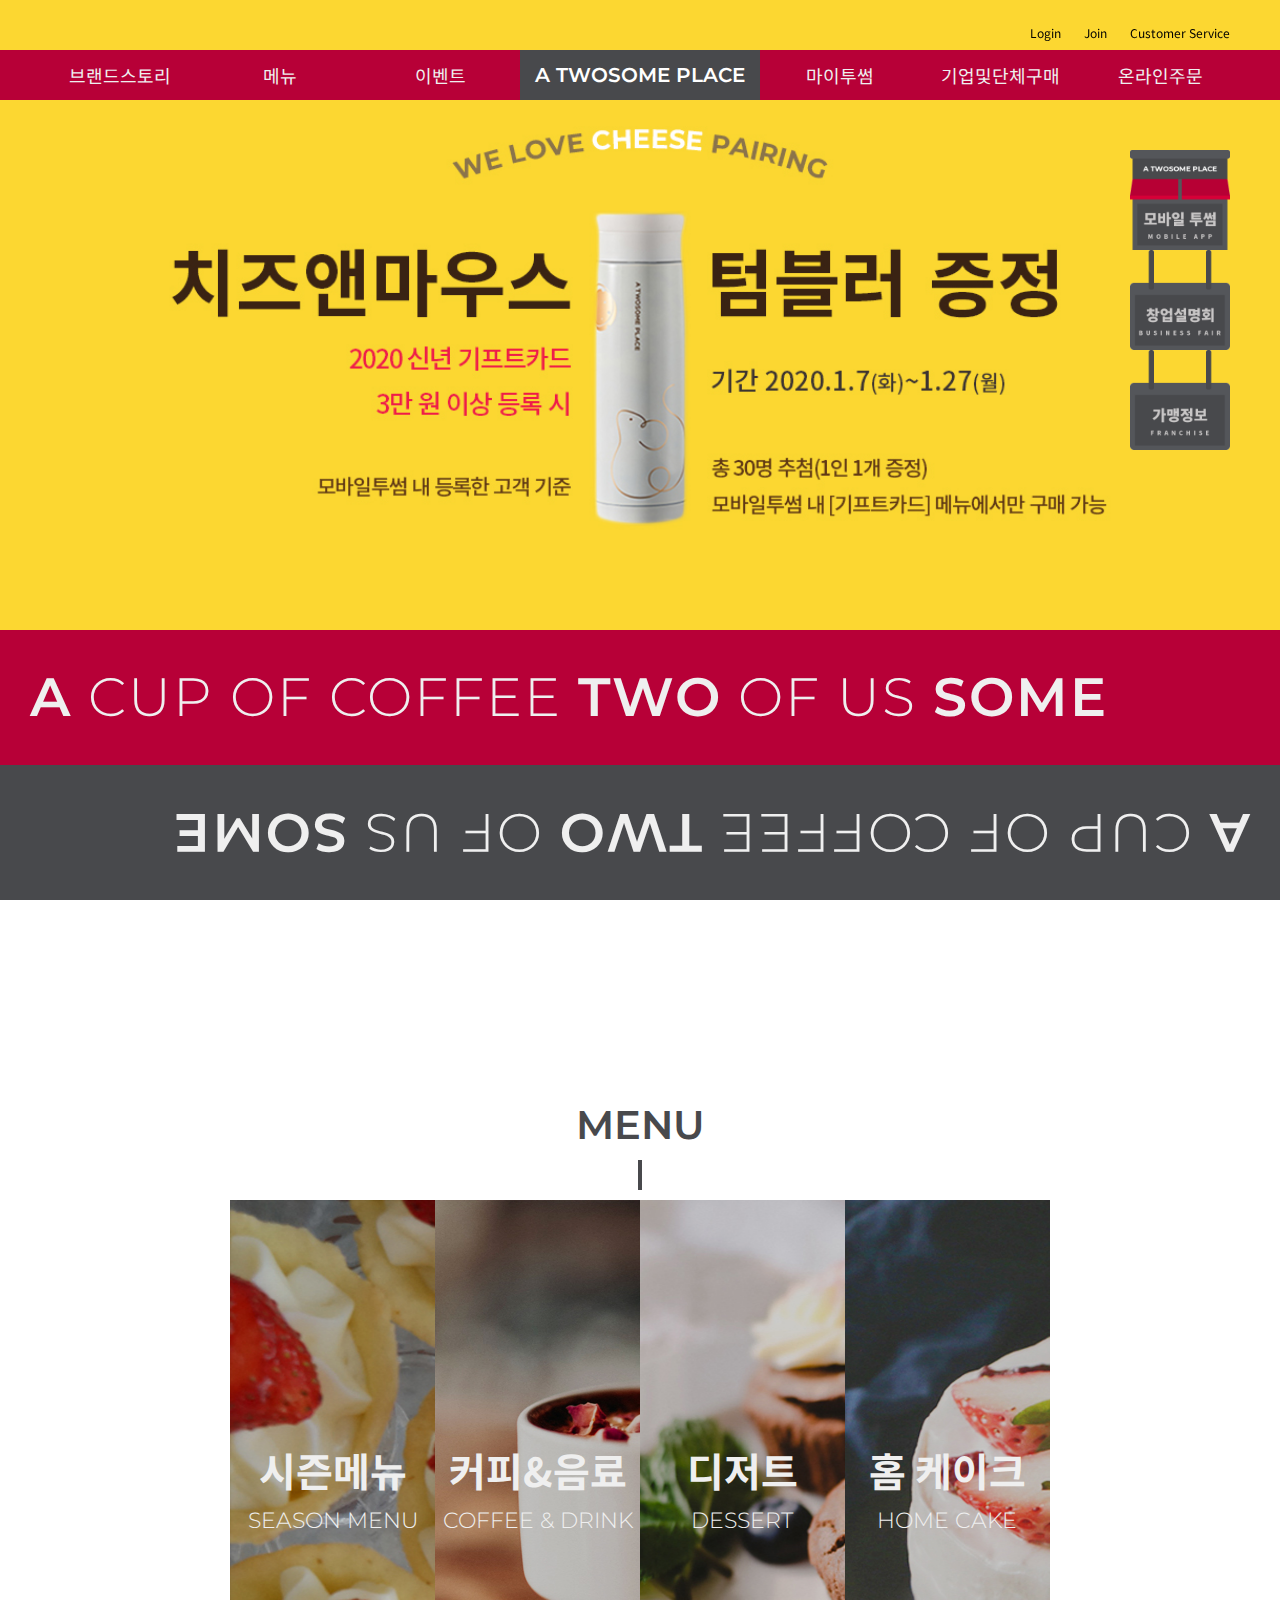
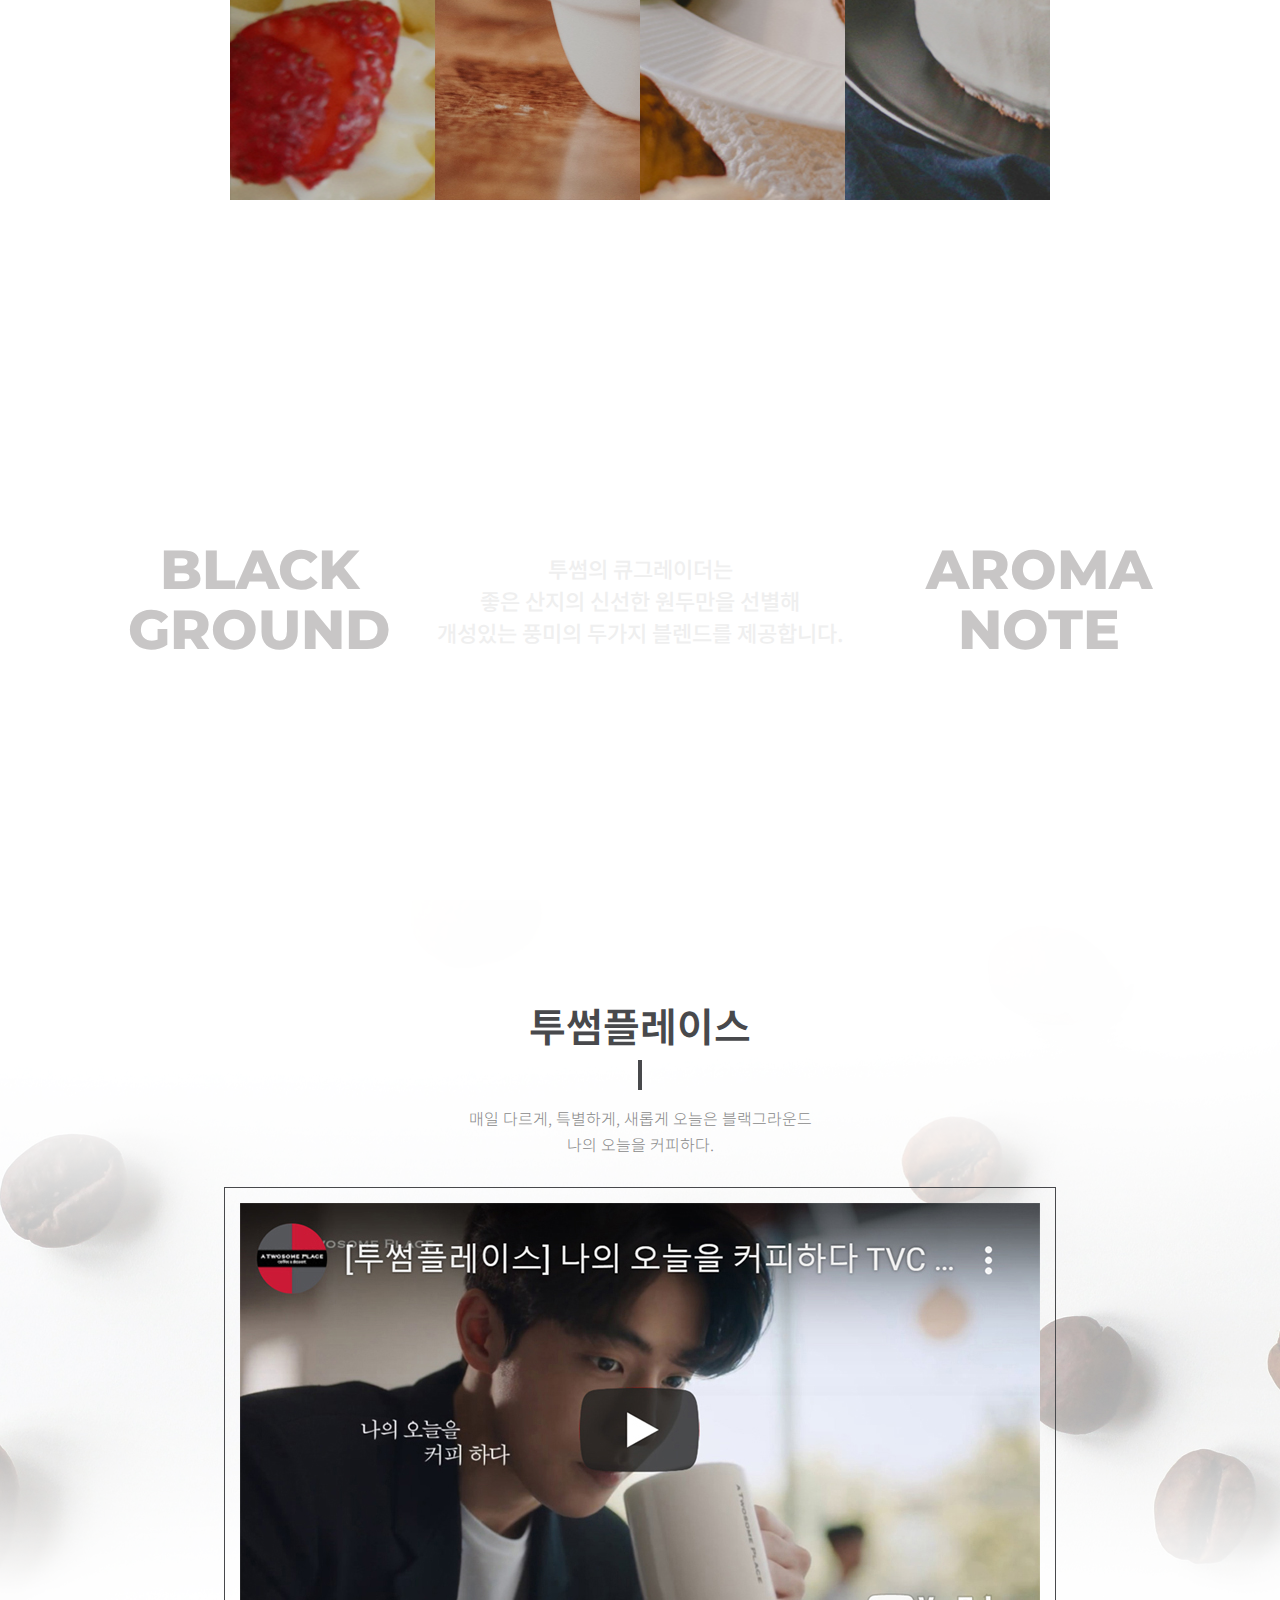
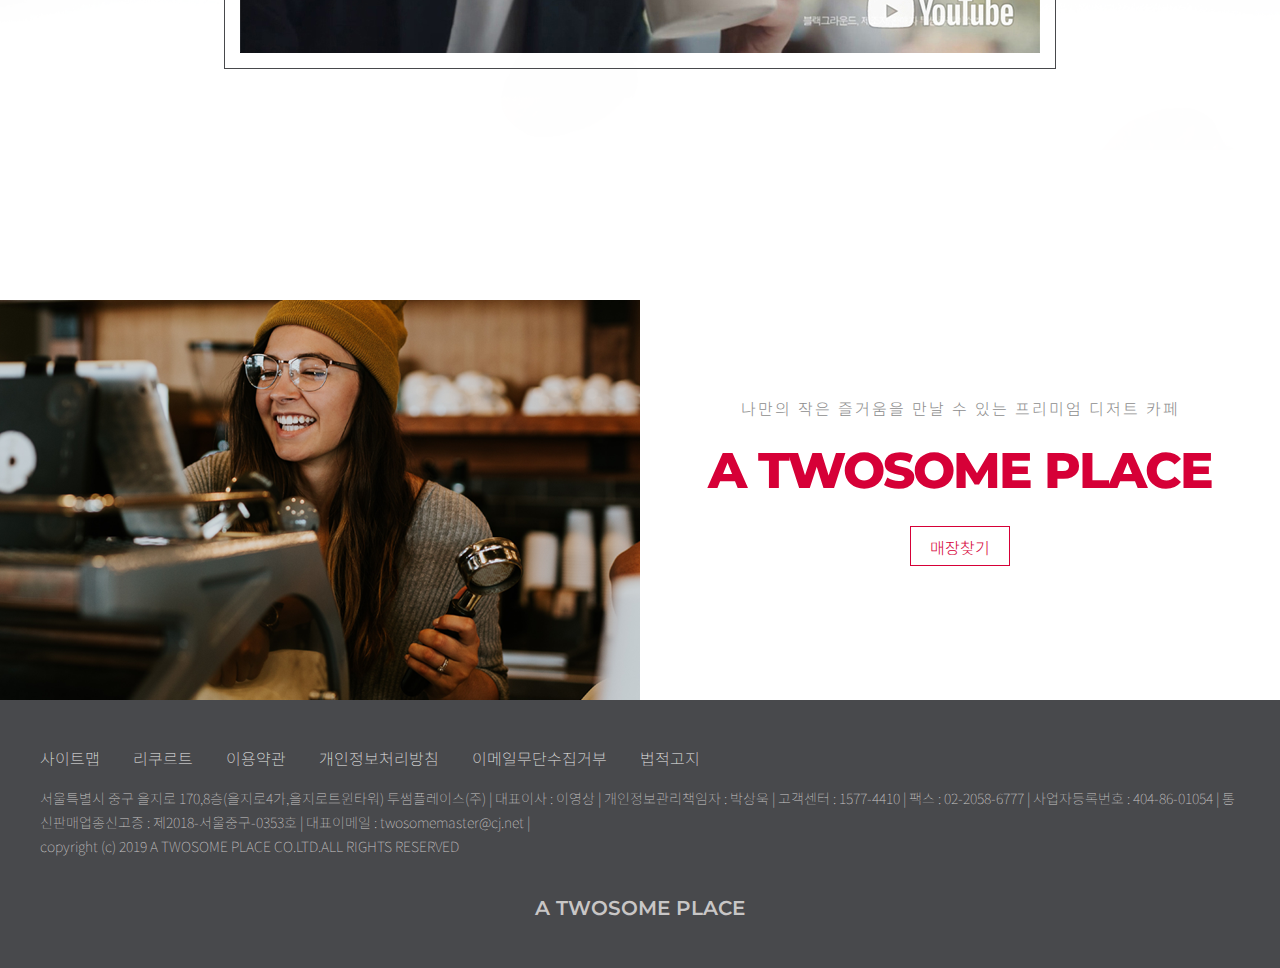
<file: portfolio/renewal/twosome/index.html>
<!DOCTYPE html>
<html>
<head>
    <meta charset="UTF-8">
    <meta name="viewport" content="width=device-width, initial-scale=1.0">
    <title>A TWOSOME PLACE</title>

    <!--A TWOSOME PLACE의 컨텐츠를 상업적 목적이 아닌 포토폴리오 제작에 한하여 사용함을 명시합니다.-->

    <link href="https://fonts.googleapis.com/css2?family=Montserrat:wght@100;200;300;400;500;600;700;800;900&family=Noto+Sans+KR:wght@100;300;400;500;700;900&display=swap" rel="stylesheet">

    <link rel="shortcut icon" href="img/header/ts_pabicon.ico">
    
    <link href="css/reset.css" rel="stylesheet" type="text/css">
    <link href="css/pc.css" rel="stylesheet" type="text/css">
    <link href="css/note.css" rel="stylesheet" type="text/css">
    <link href="css/tab.css" rel="stylesheet" type="text/css">
    <link href="css/mo.css" rel="stylesheet" type="text/css">
    
    <script src="js/jquery-3.4.1.js"></script>
</head>
<body>
    
    <div class="wrap">

        <header>

            <div class="in_header">

                <ul class="header_top_menu">
                    <li><a href="#">Login</a></li>
                    <li><a href="#">Join</a></li>
                    <li><a href="#">Customer Service</a></li>
                </ul>

                <ul class="menu_wrap">

                    <li class="top_menu"><a href="#">브랜드스토리</a></li>
                    <li class="top_menu"><a href="#">메뉴</a></li>
                    <li class="top_menu"><a href="#">이벤트</a></li>
                    <li class="header_logo"><a href="#">A TWOSOME PLACE</a></li>
                    <li class="top_menu"><a href="#">마이투썸</a></li>
                    <li class="top_menu"><a href="#">기업및단체구매</a></li>
                    <li class="top_menu"><a href="#">온라인주문</a></li>

                    <li class="sub_menu_wrap">

                        <ul class="sub_menu">

                            <li><a href="#">브랜드 이야기</a></li>
                            <li><a href="#">커피 이야기</a></li>
                            <li><a href="#">디저트 이야기</a></li>
                            <li><a href="#">브랜드 필름</a></li>

                        </ul>

                        <ul class="sub_menu">

                            <li><a href="#">New</a></li>
                            <li><a href="#">커피 &amp; 음료</a></li>
                            <li><a href="#">디저트</a></li>
                            <li><a href="#">델리</a></li>
                            <li><a href="#">상품</a></li>
                            <li><a href="#">홈 케이크</a></li>
                            <li><a href="#">영양 성분표</a></li>

                        </ul>

                        <ul class="sub_menu">

                            <li><a href="#">이벤트</a></li>
                            <li><a href="#">매장별 이벤트</a></li>
                            <li><a href="#">맴버십 &amp; 제휴카드</a></li>
                            <li><a href="#">케이크 클래스</a></li>

                        </ul>

                        <ul class="sub_menu sub_logo"></ul>

                        <ul class="sub_menu">

                            <li><a href="#">개인정보관리</a></li>
                            <li><a href="#">마이 맴버십</a></li>
                            <li><a href="#">온라인 주문정보</a></li>

                        </ul>

                        <ul class="sub_menu">

                            <li><a href="#">기업및단체<br/>구매안내</a></li>

                        </ul>

                        <ul class="sub_menu">

                            <li><a href="#">이용안내</a></li>
                            <li><a href="#">투썸 바구니</a></li>
                            <li><a href="#">주문확인 및 취소</a></li>

                        </ul>

                    </li>

                </ul>
                <!-- menu_wrap -->

            </div>
            <!-- in_header -->

            <div class="tab tab_header_wrap">

                <div class="tab_header">
                    <a href="#" class="sec_title tab_header_logo">A TWOSOME PLACE</a>
                </div>

                <div class="tab_btn tab_header_btn">&equiv;</div>

                <div class="tab_box">

                    <div class="tab_btn tab_box_btn">&equiv;</div>

                    <ul class="tab_top_menu">
                        <li><a href="#">Login</a></li>
                        <li><a href="#">Join</a></li>
                        <li><a href="#">Customer Service</a></li>
                    </ul>

                    <ul class="tab_menu">

                        <li><a href="#">브랜드스토리</a></li>
                        <li><a href="#">메뉴</a></li>
                        <li><a href="#">이벤트</a></li>
                        <li><a href="#">마이투썸</a></li>
                        <li><a href="#">기업및단체구매</a></li>
                        <li><a href="#">온라인주문</a></li>

                    </ul>

                </div>

            </div>
            <!-- tab_header_wrap -->

        </header>
        <!-- header -->


        <ul class="side_btn">

            <li><a href="#"><img src="img/header/APP_ICON.gif" alt="투썸플레이스 모바일 앱 바로가기"></a></li>
            <li><a href="#"><img src="img/header/FAIR_ICON.gif" alt="투썸플레이스 창업설명회 바로가기"></a></li>
            <li><a href="#"><img src="img/header/FRANCHISE_ICON.gif" alt="투썸플레이스 가맹정보 바로가기"></a></li>

        </ul>
        <!-- side_btn -->

        <section class="sec01">

            <div class="slide_wrap">

                <div class="slide slide_1"></div>
                <div class="slide slide_2"></div>

            </div>

        </section>
        <!-- sec01 -->

        <section class="sec02">

            <div class="sec_title title_box title_box_top"><span>A</span> CUP OF COFFEE <span>TWO</span> OF US <span>SOME</span> DESSERT <span>PLACE</span>! <span>A</span> CUP OF COFFEE <span>TWO</span> OF US <span>SOME</span> DESSERT <span>PLACE</span>! <span>A</span> CUP OF COFFEE <span>TWO</span> OF US <span>SOME</span> DESSERT <span>PLACE</span>!</div>
            <div class="sec_title title_box title_box_bottom"><span>A</span> CUP OF COFFEE <span>TWO</span> OF US <span>SOME</span> DESSERT <span>PLACE</span>! <span>A</span> CUP OF COFFEE <span>TWO</span> OF US <span>SOME</span> DESSERT <span>PLACE</span>! <span>A</span> CUP OF COFFEE <span>TWO</span> OF US <span>SOME</span> DESSERT <span>PLACE</span>!</div>

        </section>
        <!-- sec02 -->

        <section class="sec03">

            <div class="sec_title sec03_title">MENU</div>
            <div class="title_line sec03_title_line">
                <div class="title_line_box"></div>
                <div class="title_line_box"></div>
            </div>

            <div class="accordion_wrap">

                <ul>

                    <li class="ac_menu ac_season">

                        <div class="ac_top_menu">
                            <div class="ac_title">시즌메뉴</div>
                            <div class="sec_title ac_sub_title">SEASON MENU</div>
                        </div>

                        <div class="ac_content">
                            <div class="info_wrap info_season">

                                <div class="info_title">상큼한 딸기가 선물하는 달콤한 순간!</div>

                                <ul class="info_menu">
                                    <li><a href="#">스트로베리 뉴욕치즈</a></li>
                                    <li><a href="#">유마이 스트로베리</a></li>
                                    <li><a href="#">딸기 바닐라 크림 브륄레</a></li>
                                    <li><a href="#">생딸기 가득 타르트</a></li>
                                    <li><a href="#">스트로베리 라떼</a></li>
                                    <li><a href="#">스트로베리 요거 프라페</a></li>
                                    <li><a href="#">스트로베리 아보카도 라떼</a></li>
                                </ul>

                            </div>
                        </div>

                    </li>
                    <!-- ac_menu -->

                    <li class="ac_menu ac_coffee">

                        <div class="ac_top_menu">
                            <div class="ac_title">커피&amp;음료</div>
                            <div class="sec_title ac_sub_title">COFFEE &amp; DRINK</div>
                        </div>

                        <div class="ac_content">
                            <div class="info_wrap info_coffee">

                                <div class="info_title">향기로운 커피내음! 다양한 음료들의 앙상플 투썸플레이스</div>

                                <ul class="info_menu">
                                    <li><a href="#">전체</a></li>
                                    <li><a href="#">에스프레소</a></li>
                                    <li><a href="#">블랜디드</a></li>
                                    <li><a href="#">티&#40;TWG&#41;</a></li>
                                    <li><a href="#">기타</a></li>
                                </ul>

                            </div>
                        </div>

                    </li>
                    <!-- ac_menu -->

                    <li class="ac_menu ac_dessert">

                        <div class="ac_top_menu">
                            <div class="ac_title">디저트</div>
                            <div class="sec_title ac_sub_title">DESSERT</div>
                        </div>

                        <div class="ac_content">
                            <div class="info_wrap info_dessert">

                                <div class="info_title">투썸플레이스의 다양한 디저트로 달콤한 시간을 보내세요~!</div>

                                <ul class="info_menu">
                                    <li><a href="#">전체</a></li>
                                    <li><a href="#">디저트</a></li>
                                    <li><a href="#">아이스크림</a></li>
                                    <li><a href="#">빙수</a></li>
                                    <li><a href="#">마카롱/초콜렛</a></li>
                                </ul>

                            </div>
                        </div>

                    </li>
                    <!-- ac_menu -->

                    <li class="ac_menu ac_cake">

                        <div class="ac_top_menu">
                            <div class="ac_title">홈 케이크</div>
                            <div class="sec_title ac_sub_title">HOME CAKE</div>
                        </div>

                        <div class="ac_content">
                            <div class="info_wrap info_cake">

                                <div class="info_title">투썸에서만 만날 수 있는 특별하고 다양한 케이크</div>
                                <p>*투썸 APP에서 홈 케이크 예약가능</p>
                                <div class="info_more_btn"><a href="#">자세히</a></div>

                            </div>
                        </div>

                    </li>
                    <!-- ac_menu -->

                </ul>

            </div>
            <!-- accordion_wrap -->

        </section>
        <!-- sec03 -->

        <section class="sec04">

            <div class="bean_wrap">

                <div for="bean_black" class="coffeeBean coffeeBean_black">
                    BLACK<br/>
                    GROUND
                </div>

                <div for="bean_aroma" class="coffeeBean coffeeBean_aroma">
                    AROMA<br/>
                    NOTE
                </div>

            </div>

            <div class="sec04_title">
                투썸의 큐그레이더는<br/>
                좋은 산지의 신선한 원두만을 선별해<br/>
                개성있는 풍미의 두가지 블렌드를 제공합니다.
            </div>

            <div class="bean_box bean_box_black">

                <div class="bean_in_box">

                    <div class="bean_img"><img src="img/sec_4/bean_black.png" alt="원두"></div>

                    <div class="bean_info_wrap">

                        <div class="sec_title bean_title">BLACK GROUND</div>

                        <p>Dark Roast</p>
                        <p>Full-body, Nutty, Chocolaty</p>
                        <p>콜롬비아, 브라질, 에티오피아, 콰테말라</p>
                        <p>묵직하고 스모키한 첫인상과 달콤 쌉싸름한 여운이 매력적인 다크로스팅 블렌드</p>

                    </div>

                </div>

            </div>

            <div class="bean_box bean_box_aroma">

                <div class="bean_in_box">

                    <div class="bean_info_wrap">
                        
                        <div class="sec_title bean_title">AROMA NOTE</div>
                        
                        <p>Medium Roast</p>
                        <p>Berry-like, Juicy, Floral</p>
                        <p>에티오피아, 콜롬비아, 브라질</p>
                        <p>플로럴한 화사함과 열대과일의 새콤달콤함에 부드러운 바디감이 조화롭게 어우러져 누구나 기분 좋게 즐길 수 있는 스페셜티 커피</p>
                        
                    </div>
                    
                    <div class="bean_img"><img src="img/sec_4/bean_aroma.png" alt="원두"></div>

                </div>
                
            </div>

        </section>
        <!-- sec04 -->

        <section class="sec05">

            <div class="sec05_title">투썸플레이스</div>
            <div class="title_line sec05_title_line">
                <div class="title_line_box"></div>
                <div class="title_line_box"></div>
            </div>

            <div class="sec05_sub_title">
                매일 다르게, 특별하게, 새롭게 오늘은 블랙그라운드<br/>
                나의 오늘을 커피하다.
            </div>

            <div class="youtube">
                <a href="#"><img src="img/sec_5/youtube.jpg" alt="유튜브 영상 바로가기"></a>
            </div>

        </section>
        <!-- sec05 -->

        <section class="sec06">

            <div class="store_img"></div>

            <div class="store_con">

                <div class="sec06_sub_title">나만의 작은 즐거움을 만날 수 있는 프리미엄 디저트 카페</div>
                <div class="sec_title sec06_title">A TWOSOME PLACE</div>
                <div class="store_btn"><a href="#">매장찾기</a></div>

            </div>

        </section>
        <!-- sec06 -->

        <footer>

            <div class="in_footer">

                <ul class="footer_menu">

                    <li><a href="#">사이트맵</a></li>
                    <li><a href="#">리쿠르트</a></li>
                    <li><a href="#">이용약관</a></li>
                    <li><a href="#">개인정보처리방침</a></li>
                    <li><a href="#">이메일무단수집거부</a></li>
                    <li><a href="#">법적고지</a></li>

                </ul>

                <div class="copyright">

                    <p>서울특별시 중구 을지로 170,8층&#40;을지로4가,을지로트윈타워&#41; 투썸플레이스&#40;주&#41; | 대표이사 : 이영상 | 개인정보관리책임자 : 박상욱 | 고객센터 : 1577-4410 | 팩스 : 02-2058-6777 | 사업자등록번호 : 404-86-01054 | 통신판매업종신고증 : 제2018-서울중구-0353호 | 대표이메일 : twosomemaster@cj.net |</p>
                    <p>copyright &#40;c&#41; 2019 A TWOSOME PLACE CO.LTD.ALL RIGHTS RESERVED</p>

                </div>

                <div class="footer_logo"><a href="#">A TWOSOME PLACE</a></div>

            </div>

        </footer>
        <!-- footer -->

    </div>

    <script src="js/index.js"></script>

</body>
</html>
</file>
<file: portfolio/renewal/bv/css/pc.css>
body{font-family: 'Frank Ruhl Libre', serif;}
@media all and (min-width:1250px){
    
    .wrap{
        max-width: 1920px;
        margin: 0 auto;
        position: relative;
    }
    
    /*common*/
    
    .section,footer{
        width: 100%;
        float: left;
    }
    
    .container{
        width: 1200px;
        height: auto;
        /*background-color: lavender;*/
        margin: 0 auto;
    }
    
    .tab_con{display: none;}
    
    /*common*/
    
    .sec_1{
        height: 100vh;
        background-image: url(../img/sec_1/banner.jpg);
        background-attachment: fixed;
        position: relative;
        overflow: hidden;
    }
    
    .sec_1_textBox{
        width: 100%;
        height: 30px;
        /*background-color: lavender;*/
        position: relative;
        margin-top: 30px;
    }
    
    .sec_1_text{
        width: 140px;
        height: 30px;
        /*background-color: black;*/
        font-size: 30px;
        font-weight: 500;
        color: #fff;
        position: absolute;
    }
    
    .sec_1_text:nth-child(1){
        left: 30px;
        text-align: left;
    }
    .sec_1_text:nth-child(2){
        width: 300px;
        left: 50%;
        margin-left: -150px;
        text-align: center;
    }
    .sec_1_text:nth-child(3){
        right: 30px;
        text-align: right;
    }
    
    .sec_1_title{
        width: 1020px;
        height: 100px;
        /*background-color: black;*/
        position: absolute;
        top: 50%;
        margin-top: -50px;
        left: 50%;
        margin-left: -530px;
        display: flex;
        justify-content: space-between;
    }

    .sec_1_left{
        width: auto;
        height: auto;
        position: relative;
        float: left;
    }
    
    .sec_1_titleLeft{
        width: auto;
        height: auto;
        /*background-color: gray;*/
        /* float: left; */
        display: flex;
        justify-content: space-between;
    }

    .sec_1_right{
        width: auto;
        height: auto;
        position: relative;
        float: left;
        margin-left: 30px;
    }
    
    .sec_1_titleRight{
        width: auto;
        height: auto;
        /*background-color: gray;*/
        /* float: left; */
        /* margin-left: 30px; */
        display: flex;
        justify-content: space-between;
    }

    .sec_1_title_act{
        position: absolute;
        top: 0; left: 0;
    }

    .titleText{
        width: auto;
        height: auto;
        font-size: 110px;
        font-weight: 700;
        color: #3b3b3b;
        float: left;
    }
    
    .sec_1_title_act>.titleText{
        width: auto;
        height: auto;
        font-size: 110px;
        font-weight: 700;
        color: #fff;
        /* display: none; */
        opacity: 0;
    }
    
    .sec_1_link{
        width: 136px;
        height: 24px;
        /*background-color: black;*/
        border-bottom: 2px solid #fff;
        box-sizing: border-box;
        font-size: 20px;
        font-weight: 500;
        color: #fff;
        text-align: center;
        position: absolute;
        bottom: 30px;
        left: 50%;
        margin-left: -68px;
        cursor: pointer;
    }
    /*sec_1*/
    
    
    .sec_2{
        height: 900px;
        /*background-color: palegoldenrod;*/
        padding: 200px 0;
        box-sizing: border-box;
    }
    
    .container_2{
        height: 500px;
        position: relative;
    }
    
    .sec_2_textLeft{
        width: 62px;
        height: 500px;
        /*background-color: lavenderblush;*/
        border-left: 2px solid #3b3b3b;
        box-sizing: border-box;
        position: absolute;
        top: 0;
        left: 0;
    }
    
    .sec_2_textLeft p{
        width: 280px;
        height: 35px;
        /*background-color: saddlebrown;*/
        font-size: 30px;
        font-weight: 500;
        color: #3b3b3b;
        text-align: center;
        transform: rotate(-90deg);
        position: absolute;
        top: 50%;
        margin-top: -17.5px;
        left: -100px;
    }
    
    .sec_2_boxWrap{
        width: 1000px;
        height: 500px;
        /*background-color: salmon;*/
        position: absolute;
        top: 0;
        left: 50%;
        margin-left: -500px;
    }
    
    .sec_2_boxLeft{
        width: 500px;
        height: 500px;
        background-image: url(../img/sec_2/woman.jpg);
        float: left;
        cursor: pointer;
    }
    
    .sec_2_boxCover{
        width: 500px;
        height: 500px;
        background-color: rgba(0,0,0,0);
        font-size: 40px;
        font-weight: 400;
        color: #fff;
        text-align: center;
        line-height: 500px;
    }
    
    .sec_2_boxCover:hover{
        background-color: rgba(0,0,0,0.5);
        font-size: 50px;
        font-weight: 700;
        transition-duration: .5s;
    }
    
    .sec_2_boxRight{
        width: 500px;
        height: 500px;
        background-image: url(../img/sec_2/man.jpg);
        float: left;
        cursor: pointer;
    }
    
    .sec_2_textRight{
        width: 62px;
        height: 500px;
        /*background-color: lavenderblush;*/
        border-right: 2px solid #3b3b3b;
        box-sizing: border-box;
        position: absolute;
        top: 0;
        right: 0;
    }
    
    .sec_2_textRight p{
        width: 280px;
        height: 35px;
        /*background-color: saddlebrown;*/
        font-size: 30px;
        font-weight: 500;
        color: #3b3b3b;
        text-align: center;
        transform: rotate(90deg);
        position: absolute;
        top: 50%;
        margin-top: -17.5px;
        right: -100px;
    }
    /*sec_2*/
    
    
    .sec_3{
        height: 260px;
        /*background-color: palegreen;*/
        padding: 40px 0;
        box-sizing: border-box;
        position: relative;
    }

    .aniLine{
        width: 0;
        height: 4px;
        background-color: #3b3b3b;
        position: absolute;
    }
    
    .sec_3_aniLine{
        bottom: 65px;
        right: 0;
    }

    .sec_3_aniLine.active_ani{
        width: 65%;
        transition: 1s;
    }
    
    .sec_3_textLeft{
        width: auto;
        height: auto;
        /*background-color: saddlebrown;*/
        font-size: 60px;
        font-weight: 500;
        color: #3b3b3b;
        text-align: left;
        letter-spacing: -2px;
        float: left;
    }
    
    .sec_3_textRight{
        width: 450px;
        height: auto;
        /*background-color: saddlebrown;*/
        font-family: 'Noto Sans KR', sans-serif;
        font-size: 20px;
        font-weight: 100;
        color: /*#d3d3d3*/ #b7b7b7;
        line-height: 30px;
        text-align: right;
        float: right;
    }
    /*sec_3*/
    
    
    .sec_4{
        height: 1850px;
        /*background-color: palegoldenrod;*/
        padding: 200px 0 100px 0;
        box-sizing: border-box;
        position: relative;
    }
    
    .sec_4_aniBox{
        width: 100%;
        height: /*80px*/ /*auto*/ 5vw;
        /*background-color: salmon;*/
        position: absolute;
        top: 1050px;
        left: 0;
    }
    
    .sec_4_aniLine{
        top: 50%;
        margin-top: -2px;
        left: 0;
    }

    .sec_4_aniLine.active_ani{
        width: 58vw;
        transition: 1s;
    }

    .aniText{
        width: auto;
        height: auto;
        font-size: 5vw;
        font-weight: 400;
        color: #3b3b3b;
        letter-spacing: -2px;
        opacity: 0;
    }
    
    .sec_4_aniText{
        float: right;
    }

    .sec_4_aniText.active_ani{
        opacity: 1;
        transition: 1s 1s;
    }
    
    .container_4{
        position: relative;
        z-index: 9;
    }
    
    .sec_4_leftWrap{
        width: 700px;
        height: 1520px;
        /*background-color: seagreen;*/
        float: left;
    }
    
    .sec_4_leftTop{
        width: 100%;
        height: 700px;
        /*background-color: saddlebrown;*/
    }
    
    .con_4{
        width: 50%;
        height: 350px;
        background-color: #fff;
        font-family: 'Dancing Script', cursive;
        font-size: 50px;
        font-weight: 700;
        color: #3b3b3b;
        text-align: center;
        line-height: 350px;
        float: left;
    }
    
    .con_4:nth-child(2){
        background-image: url(../img/sec_4/left_1.jpg);
    }
    
    .con_4:nth-child(3){
        background-image: url(../img/sec_4/left_2.jpg);
    }
    
    .sec_4_leftBottom{
        width: 100%;
        height: 820px;
        background-image: url(../img/sec_4/left_3.jpg);
    }
    
    .sec_4_rightWrap{
        width: 500px;
        height: 1520px;
        /*background-color: lemonchiffon;*/
        float: left;
        position: relative;
    }
    
    .sec_4_rightTop{
        width: 100%;
        height: 700px;
        background-image: url(../img/sec_4/right_1.jpg);
    }
    
    .sec_4_rightBottom{
        width: 300px;
        height: 500px;
        background-image: url(../img/sec_4/right_2.jpg);
        position: absolute;
        bottom: 0;
        left: 50%;
        margin-left: -150px;
    }
    /*sec_4*/
    
    
    .sec_5{
        height: 600px;
        padding: 100px 0;
        box-sizing: border-box;
        position: relative;
    }
    
    .sec_5_leftWrap{
        width: 960px;
        height: 400px;
        float: left;
    }
    
    .con_5{
        width: 300px;
        height: 400px;
        float: left;
        margin-right: 30px;
    }
    
    .con_5:nth-child(1){
        background-image: url(../img/sec_5/con_1.jpg);
    }
    
    .con_5:nth-child(2){
        background-image: url(../img/sec_5/con_2.jpg);
    }
    
    .con_5:nth-child(3){
        background-image: url(../img/sec_5/con_3.jpg);
        margin-right: 0;
    }
    
    .moreBox{
        width: 25vw;
        height: 30px;
        /*background-color: palevioletred;*/
        position: absolute;
        bottom: 100px;
    }
    
    .sec_5 .moreBox{
        left: 1010px;
    }
    
    .moreBtn{
        width: auto;
        height: auto;
        /*background-color: palegoldenrod;*/
        font-size: 20px;
        font-weight: 700;
        color: #3b3b3b;
        text-align: right;
        cursor: pointer;
    }
    
    .moreArrow{
        font-family: 'Noto Sans KR', sans-serif;
    }
    
    .moreLine{
        width: /*500px*/ 100%;
        height: 2px;
        background-color: #3b3b3b;
        margin-top: 5px;
    }
    
    @media all and (max-width:1400px) and (min-width:1300px){
        .moreBox{width: 20vw;}
    }
    
    @media all and (max-width:1299px) and (min-width:1250px){
        .moreBox{width: 15vw;}
    }
    /*sec_5*/
    
    
    .sec_6{
        height: 1850px;
        /*background-color: palegoldenrod;*/
        padding: 200px 0 100px 0;
        box-sizing: border-box;
        position: relative;
    }
    
    .sec_6_aniBox{
        width: 100%;
        height: /*80px*/ 5vw;
        /*background-color: salmon;*/
        position: absolute;
        top: 1050px;
        left: 0;
    }
    
    .sec_6_aniText{
        float: left;
    }

    .sec_6_aniText.active_ani{
        opacity: 1;
        transition: 1s 1s;
    }

    
    .sec_6_aniLine{
        top: 50%;
        margin-top: -2px;
        right: 0;
    }

    .sec_6_aniLine.active_ani{
        width: 65vw;
        transition: 1s;
    }
    
    .container_6{
        position: relative;
        z-index: 9;
    }
    
    .sec_6_leftWrap{
        width: 500px;
        height: 1520px;
        /*background-color: lemonchiffon;*/
        float: left;
        position: relative;
    }
    
    .sec_6_leftTop{
        width: 100%;
        height: 700px;
        background-image: url(../img/sec_6/left_1.jpg);
    }
    
    .sec_6_leftBottom{
        width: 300px;
        height: 500px;
        background-image: url(../img/sec_6/left_2.jpg);
        position: absolute;
        bottom: 0;
        left: 50%;
        margin-left: -150px;
    }
    
    .sec_6_rightWrap{
        width: 700px;
        height: 1520px;
        /*background-color: seagreen;*/
        float: left;
    }
    
    .sec_6_rightTop{
        width: 100%;
        height: 700px;
        /*background-color: saddlebrown;*/
    }
    
    .con_6{
        width: 50%;
        height: 350px;
        background-color: #fff;
        font-family: 'Dancing Script', cursive;
        font-size: 50px;
        font-weight: 700;
        color: #3b3b3b;
        text-align: center;
        line-height: 350px;
        float: left;
    }
    
    .con_6:nth-child(1){
        background-image: url(../img/sec_6/right_1.jpg);
    }
    
    .con_6:nth-child(4){
        background-image: url(../img/sec_6/right_2.jpg);
    }
    
    .sec_6_rightBottom{
        width: 100%;
        height: 820px;
        background-image: url(../img/sec_6/right_3.jpg);
    }
    /*sec_6*/
    
    
    .sec_7{
        height: 600px;
        /*background-color: paleturquoise;*/
        padding: 100px 0;
        box-sizing: border-box;
        position: relative;
    }
    
    .sec_7 .moreBox{
        right: 1010px;
    }
    
    .sec_7 .moreBtn{
        text-align: left;
    }
    
    .sec_7_rightWrap{
        width: 960px;
        height: 400px;
        float: right;
    }
    
    .con_7{
        width: 300px;
        height: 400px;
        float: left;
        margin-right: 30px;
    }
    
    .con_7:nth-child(1){
        background-image: url(../img/sec_7/con_1.jpg);
    }
    
    .con_7:nth-child(2){
        background-image: url(../img/sec_7/con_2.jpg);
    }
    
    .con_7:nth-child(3){
        background-image: url(../img/sec_7/con_3.jpg);
        margin-right: 0;
    }
    /*sec_7*/
    
    
    .sec_8{
        height: 1310px;
        /*background-color: palegoldenrod;*/
        padding: 200px 0;
        box-sizing: border-box;
        position: relative;
    }
    
    .sec_8_aniLine{
        top: 430px;
        left: 0;
    }

    .sec_8_aniLine.active_ani{
        width: 100%;
        transition: 1s;
    }
    
    .sec_8_topWrap{
        width: 1152px;
        height: 450px;
        /*background-color: paleturquoise;*/
        position: relative;
        margin: 0 auto;
        z-index: 9;
    }
    
    .sec_8_title{
        width: auto;
        height: auto;
        /*background-color: palevioletred;*/
        font-size: 50px;
        font-weight: 500;
        color: #3b3b3b;
        text-align: left;
        letter-spacing: -2px;
        float: right;
        margin-top: 50px;
    }
    
    .sec_8_video{
        width: 800px;
        height: 450px;
        background-image: url(../img/sec_8/video.jpg);
        float: right;
        margin-right: 50px;
    }
    
    .swiper-container{
        width: 100%;
        height: 380px;
        /*background-color: papayawhip;*/
        margin-top: 100px;
        position: relative;
        overflow: hidden;
    }
    
    .swiper-wrapper{
        width: 3000px;
        height: 360px;
        /*background-color: paleturquoise;*/
        position: absolute;
        top: 0;
        left: 0;
        
        /* animation-name: imgSlide;
        animation-duration: 5s;
        animation-iteration-count: infinite;
        animation-timing-function: linear;
        animation-direction: alternate; */
    }
    
    .swiper-slide{
        width: 300px;
        height: 360px;
        float: left;
    }
    
    .sec_8_img:nth-child(1){background-image: url(../img/sec_8/rw_1.jpg);}
    .sec_8_img:nth-child(2){background-image: url(../img/sec_8/rw_2.jpg);}
    .sec_8_img:nth-child(3){background-image: url(../img/sec_8/rw_3.jpg);}
    .sec_8_img:nth-child(4){background-image: url(../img/sec_8/rw_4.jpg);}
    .sec_8_img:nth-child(5){background-image: url(../img/sec_8/rw_5.jpg);}
    .sec_8_img:nth-child(6){background-image: url(../img/sec_8/rw_6.jpg);}
    .sec_8_img:nth-child(7){background-image: url(../img/sec_8/rw_7.jpg);}
    .sec_8_img:nth-child(8){background-image: url(../img/sec_8/rw_8.jpg);}
    .sec_8_img:nth-child(9){background-image: url(../img/sec_8/rw_9.jpg);}
    .sec_8_img:nth-child(10){background-image: url(../img/sec_8/rw_10.jpg);}
    
    /* @keyframes imgSlide{
        
        0%{left: 0;}
        
        100%{left:-55vw;}
        
    } */
    /*sec_8*/
    
    
    footer{
        height: 150px;
    }
    
    .in_footer{
        width: 90%;
        height: auto;
        /*background-color: peachpuff;*/
        margin: 0 auto;
        margin-top: 20px;
    }
    
    .footerLogo{
        width: auto;
        height: auto;
        font-size: 40px;
        font-weight: 500;
        color: #3b3b3b;
        float: left;
    }
    
    .footer_rightWrap{
        width: 475px;
        height: auto;
        /*background-color: palegreen;*/
        float: right;
    }
    
    .footer_aniLine{
        width: 300px;
        height: 2px;
        background-color: #d3d3d3;
        float: right;
    }
    
    .copyright{
        width: auto;
        height: auto;
        font-family: 'Noto Sans KR', sans-serif;
        font-size: 18px;
        font-weight: 300;
        color: /*#d3d3d3*/ #b7b7b7;
        float: right;
        margin-top: 10px;
    }
    
}/*end*/
</file>
<file: portfolio/renewal/bv/css/note.css>
body{font-family: 'Frank Ruhl Libre', serif;}
@media all and (max-width:1249px) and (min-width:980px){
    
    .wrap{
        max-width: 100%;
        margin: 0 auto;
        position: relative;
    }
    
    /*common*/
    
    .section,footer{
        width: 100%;
        float: left;
    }
    
    .container{
        width: 960px;
        height: auto;
        /*background-color: lavender;*/
        margin: 0 auto;
    }
    
    .tab_con{display: none;}
    
    /*common*/
    
    .sec_1{
        height: 100vh;
        background-image: url(../img/sec_1/banner.jpg);
        background-attachment: fixed;
        position: relative;
        overflow: hidden;
    }
    
    .sec_1_textBox{
        width: 100%;
        height: 30px;
        /*background-color: lavender;*/
        position: relative;
        margin-top: 30px;
    }
    
    .sec_1_text{
        width: 140px;
        height: 30px;
        /*background-color: black;*/
        font-size: 25px;
        font-weight: 500;
        color: #fff;
        position: absolute;
    }
    
    .sec_1_text:nth-child(1){
        left: 30px;
        text-align: left;
    }
    .sec_1_text:nth-child(2){
        width: 300px;
        left: 50%;
        margin-left: -150px;
        text-align: center;
    }
    .sec_1_text:nth-child(3){
        right: 30px;
        text-align: right;
    }
    
    .sec_1_title{
        width: 847px;
        height: 80px;
        /*background-color: black;*/
        position: absolute;
        top: 50%;
        margin-top: -40px;
        left: 50%;
        margin-left: -423.5px;
        display: flex;
        justify-content: space-between;
    }

    .sec_1_left{
        width: auto;
        height: auto;
        position: relative;
        float: left;
    }
    
    .sec_1_titleLeft{
        width: auto;
        height: auto;
        /*background-color: gray;*/
        /* float: left; */
        display: flex;
        justify-content: space-between;
    }

    .sec_1_right{
        width: auto;
        height: auto;
        position: relative;
        float: left;
        margin-left: 30px;
    }
    
    .sec_1_titleRight{
        width: auto;
        height: auto;
        /*background-color: gray;*/
        /* float: left; */
        /* margin-left: 30px; */
        display: flex;
        justify-content: space-between;
    }

    .sec_1_title_act{
        position: absolute;
        top: 0; left: 0;
    }
    
    .titleText{
        width: auto;
        height: auto;
        font-size: 90px;
        font-weight: 700;
        color: #3b3b3b;
        float: left;
    }
    
    .sec_1_title_act>.titleText{
        width: auto;
        height: auto;
        font-size: 110px;
        font-weight: 700;
        color: #fff;
        /* display: none; */
        opacity: 0;
    }
    
    .sec_1_link{
        width: 136px;
        height: 24px;
        /*background-color: black;*/
        border-bottom: 2px solid #fff;
        box-sizing: border-box;
        font-size: 20px;
        font-weight: 700;
        color: #fff;
        text-align: center;
        position: absolute;
        bottom: 30px;
        left: 50%;
        margin-left: -68px;
        cursor: pointer;
    }
    /*sec_1*/
    
    
    .sec_2{
        height: 700px;
        /*background-color: palegoldenrod;*/
        padding: 200px 0;
        box-sizing: border-box;
    }
    
    .container_2{
        height: 300px;
        position: relative;
    }
    
    .sec_2_textLeft{
        width: 56px;
        height: 300px;
        /*background-color: lavenderblush;*/
        border-left: 2px solid #3b3b3b;
        box-sizing: border-box;
        position: absolute;
        top: 0;
        left: 80px;
    }
    
    .sec_2_textLeft p{
        width: 180px;
        height: 35px;
        /*background-color: saddlebrown;*/
        font-size: 20px;
        font-weight: 500;
        color: #3b3b3b;
        text-align: center;
        transform: rotate(-90deg);
        position: absolute;
        top: 50%;
        margin-top: -17.5px;
        left: -54px;
    }
    
    .sec_2_boxWrap{
        width: 600px;
        height: 300px;
        /*background-color: salmon;*/
        position: absolute;
        top: 0;
        left: 50%;
        margin-left: -300px;
    }
    
    .sec_2_boxLeft{
        width: 300px;
        height: 300px;
        background-image: url(../img/sec_2/woman.jpg);
        float: left;
        cursor: pointer;
    }
    
    .sec_2_boxCover{
        width: 300px;
        height: 300px;
        background-color: rgba(0,0,0,0);
        font-size: 30px;
        font-weight: 400;
        color: #fff;
        text-align: center;
        line-height: 300px;
    }
    
    .sec_2_boxCover:hover{
        background-color: rgba(0,0,0,0.5);
        font-size: 40px;
        font-weight: 700;
        transition-duration: .5s;
    }
    
    .sec_2_boxRight{
        width: 300px;
        height: 300px;
        background-image: url(../img/sec_2/man.jpg);
        float: left;
        cursor: pointer;
    }
    
    .sec_2_textRight{
        width: 56px;
        height: 300px;
        /*background-color: lavenderblush;*/
        border-right: 2px solid #3b3b3b;
        box-sizing: border-box;
        position: absolute;
        top: 0;
        right: 80px;
    }
    
    .sec_2_textRight p{
        width: 180px;
        height: 35px;
        /*background-color: saddlebrown;*/
        font-size: 20px;
        font-weight: 500;
        color: #3b3b3b;
        text-align: center;
        transform: rotate(90deg);
        position: absolute;
        top: 50%;
        margin-top: -17.5px;
        right: -54px;
    }
    /*sec_2*/
    
    
    .sec_3{
        height: 260px;
        /*background-color: palegreen;*/
        padding: 55px 0;
        box-sizing: border-box;
        position: relative;
    }

    .aniLine{
        width: 0;
        height: 4px;
        background-color: #3b3b3b;
        position: absolute;
    }
    
    .sec_3_aniLine{
        bottom: 75px;
        right: 0;
    }

    .sec_3_aniLine.active_ani{
        width: 65%;
        transition: 1s;
    }
    
    .sec_3_textLeft{
        width: auto;
        height: auto;
        /*background-color: saddlebrown;*/
        font-size: 50px;
        font-weight: 500;
        color: #3b3b3b;
        text-align: left;
        letter-spacing: -2px;
        float: left;
    }
    
    .sec_3_textRight{
        width: 450px;
        height: auto;
        /*background-color: saddlebrown;*/
        font-family: 'Noto Sans KR', sans-serif;
        font-size: 18px;
        font-weight: 100;
        color: #b7b7b7;
        line-height: 30px;
        text-align: right;
        float: right;
    }
    /*sec_3*/
    
    
    .sec_4{
        height: 1560px;
        /*background-color: palegoldenrod;*/
        padding: 200px 0 100px 0;
        box-sizing: border-box;
        position: relative;
    }
    
    .sec_4_aniBox{
        width: 100%;
        height: /*80px*/ 5vw;
        /*background-color: salmon;*/
        position: absolute;
        top: 880px;
        left: 0;
    }
    
    .sec_4_aniLine{
        top: 50%;
        margin-top: -2px;
        left: 0;
    }

    .sec_4_aniLine.active_ani{
        width: 58vw;
        transition: 1s;
    }

    .aniText{
        width: auto;
        height: auto;
        font-size: 5vw;
        font-weight: 400;
        color: #3b3b3b;
        letter-spacing: -2px;
        opacity: 0;
    }
    
    .sec_4_aniText{
        float: right;
    }

    .sec_4_aniText.active_ani{
        opacity: 1;
        transition: 1s 1s;
    }
    
    .container_4{
        position: relative;
        z-index: 9;
    }
    
    .sec_4_leftWrap{
        width: 560px;
        height: 1260px;
        /*background-color: seagreen;*/
        float: left;
    }
    
    .sec_4_leftTop{
        width: 100%;
        height: 560px;
        /*background-color: saddlebrown;*/
    }
    
    .con_4{
        width: 50%;
        height: 280px;
        background-color: #fff;
        font-family: 'Dancing Script', cursive;
        font-size: 35px;
        font-weight: 700;
        color: #3b3b3b;
        text-align: center;
        line-height: 280px;
        float: left;
    }
    
    .con_4:nth-child(2){
        background-image: url(../img/sec_4/left_1.jpg);
    }
    
    .con_4:nth-child(3){
        background-image: url(../img/sec_4/left_2.jpg);
    }
    
    .sec_4_leftBottom{
        width: 100%;
        height: 700px;
        background-image: url(../img/sec_4/left_3.jpg);
    }
    
    .sec_4_rightWrap{
        width: 400px;
        height: 1260px;
        /*background-color: lemonchiffon;*/
        float: left;
        position: relative;
    }
    
    .sec_4_rightTop{
        width: 400px;
        height: 560px;
        background-image: url(../img/sec_4/right_1.jpg);
    }
    
    .sec_4_rightBottom{
        width: 250px;
        height: 450px;
        background-image: url(../img/sec_4/right_2.jpg);
        position: absolute;
        bottom: 0;
        left: 50%;
        margin-left: -125px;
    }
    /*sec_4*/
    
    
    .sec_5{
        height: 600px;
        padding: 100px 0;
        box-sizing: border-box;
        position: relative;
    }
    
    .sec_5_leftWrap{
        width: 630px;
        height: 400px;
        float: left;
    }
    
    .con_5{
        width: 300px;
        height: 400px;
        float: left;
        margin-right: 30px;
    }
    
    .con_5:nth-child(1){
        background-image: url(../img/sec_5/con_1.jpg);
    }
    
    .con_5:nth-child(2){
        background-image: url(../img/sec_5/con_2.jpg);
        margin-right: 0;
    }
    
    .con_5:nth-child(3){
        display: none;
    }
    
    .moreBox{
        width: 25vw;
        height: 30px;
        /*background-color: palevioletred;*/
        position: absolute;
        bottom: 100px;
    }
    
    .sec_5 .moreBox{
        left: 680px;
    }
    
    .moreBtn{
        width: auto;
        height: auto;
        /*background-color: palegoldenrod;*/
        font-size: 20px;
        font-weight: 700;
        color: #3b3b3b;
        text-align: right;
        cursor: pointer;
    }
    
    .moreArrow{
        font-family: 'Noto Sans KR', sans-serif;
    }
    
    .moreLine{
        width: /*500px*/ 100%;
        height: 2px;
        background-color: #3b3b3b;
        margin-top: 5px;
    }
    /*sec_5*/
    
    
    .sec_6{
        height: 1560px;
        /*background-color: palegoldenrod;*/
        padding: 200px 0 100px 0;
        box-sizing: border-box;
        position: relative;
    }
    
    .sec_6_aniBox{
        width: 100%;
        height: /*80px*/ 5vw;
        /*background-color: salmon;*/
        position: absolute;
        top: 880px;
        left: 0;
    }
    
    .sec_6_aniText{
        float: left;
    }

    .sec_6_aniText.active_ani{
        opacity: 1;
        transition: 1s 1s;
    }
    
    .sec_6_aniLine{
        top: 50%;
        margin-top: -2px;
        right: 0;
    }

    .sec_6_aniLine.active_ani{
        width: 65vw;
        transition: 1s;
    }
    
    .container_6{
        position: relative;
        z-index: 9;
    }
    
    .sec_6_leftWrap{
        width: 400px;
        height: 1260px;
        /*background-color: lemonchiffon;*/
        float: left;
        position: relative;
    }
    
    .sec_6_leftTop{
        width: 100%;
        height: 560px;
        background-image: url(../img/sec_6/left_1.jpg);
    }
    
    .sec_6_leftBottom{
        width: 250px;
        height: 450px;
        background-image: url(../img/sec_6/left_2.jpg);
        position: absolute;
        bottom: 0;
        left: 50%;
        margin-left: -125px;
    }
    
    .sec_6_rightWrap{
        width: 560px;
        height: 1260px;
        /*background-color: seagreen;*/
        float: left;
    }
    
    .sec_6_rightTop{
        width: 100%;
        height: 560px;
        /*background-color: saddlebrown;*/
    }
    
    .con_6{
        width: 50%;
        height: 280px;
        background-color: #fff;
        font-family: 'Dancing Script', cursive;
        font-size: 40px;
        font-weight: 700;
        color: #3b3b3b;
        text-align: center;
        line-height: 280px;
        float: left;
    }
    
    .con_6:nth-child(1){
        background-image: url(../img/sec_6/right_1.jpg);
    }
    
    .con_6:nth-child(4){
        background-image: url(../img/sec_6/right_2.jpg);
    }
    
    .sec_6_rightBottom{
        width: 100%;
        height: 700px;
        background-image: url(../img/sec_6/right_3.jpg);
    }
    /*sec_6*/
    
    
    .sec_7{
        height: 600px;
        /*background-color: paleturquoise;*/
        padding: 100px 0;
        box-sizing: border-box;
        position: relative;
    }
    
    .sec_7 .moreBox{
        right: 680px;
    }
    
    .sec_7 .moreBtn{
        text-align: left;
    }
    
    .sec_7_rightWrap{
        width: 630px;
        height: 400px;
        float: right;
    }
    
    .con_7{
        width: 300px;
        height: 400px;
        float: left;
        margin-right: 30px;
    }
    
    .con_7:nth-child(1){
        background-image: url(../img/sec_7/con_1.jpg);
    }
    
    .con_7:nth-child(2){
        background-image: url(../img/sec_7/con_2.jpg);
        margin-right: 0;
    }
    
    .con_7:nth-child(3){
        display: none;
    }
    /*sec_7*/
    
    
    .sec_8{
        height: 1200px;
        /*background-color: palegoldenrod;*/
        padding: 200px 0;
        box-sizing: border-box;
        position: relative;
    }
    
    .sec_8_aniLine{
        top: 400px;
        left: 0;
    }

    .sec_8_aniLine.active_ani{
        width: 100%;
        transition: 1s;
    }
    
    .sec_8_topWrap{
        width: 892px;
        height: 340px;
        /*background-color: paleturquoise;*/
        position: relative;
        margin: 0 auto;
        z-index: 9;
    }
    
    .sec_8_title{
        width: auto;
        height: auto;
        /*background-color: palevioletred;*/
        font-size: 40px;
        font-weight: 500;
        color: #3b3b3b;
        text-align: left;
        letter-spacing: -2px;
        float: right;
        margin-top: 50px;
    }
    
    .sec_8_video{
        width: 600px;
        height: 338px;
        background-image: url(../img/sec_8/video.jpg);
        float: right;
        margin-right: 50px;
    }
    
    .swiper-container{
        width: 100%;
        height: 380px;
        /*background-color: papayawhip;*/
        margin-top: 100px;
        position: relative;
        overflow: hidden;
    }
    
    .swiper-wrapper{
        width: 3000px;
        height: 360px;
        /*background-color: paleturquoise;*/
        position: absolute;
        top: 0;
        left: 0;
        
        /* animation-name: imgSlide;
        animation-duration: 5s;
        animation-iteration-count: infinite;
        animation-timing-function: linear;
        animation-direction: alternate; */
    }
    
    .swiper-slide{
        width: 300px;
        height: 360px;
        float: left;
    }
    
    .sec_8_img:nth-child(1){background-image: url(../img/sec_8/rw_1.jpg);}
    .sec_8_img:nth-child(2){background-image: url(../img/sec_8/rw_2.jpg);}
    .sec_8_img:nth-child(3){background-image: url(../img/sec_8/rw_3.jpg);}
    .sec_8_img:nth-child(4){background-image: url(../img/sec_8/rw_4.jpg);}
    .sec_8_img:nth-child(5){background-image: url(../img/sec_8/rw_5.jpg);}
    .sec_8_img:nth-child(6){background-image: url(../img/sec_8/rw_6.jpg);}
    .sec_8_img:nth-child(7){background-image: url(../img/sec_8/rw_7.jpg);}
    .sec_8_img:nth-child(8){background-image: url(../img/sec_8/rw_8.jpg);}
    .sec_8_img:nth-child(9){background-image: url(../img/sec_8/rw_9.jpg);}
    .sec_8_img:nth-child(10){background-image: url(../img/sec_8/rw_10.jpg);}
    
    /* @keyframes imgSlide{
        
        0%{left: 0;}
        
        100%{left:-55vw;}
        
    } */
    /*sec_8*/
    
    
    footer{
        height: 150px;
    }
    
    .in_footer{
        width: 90%;
        height: auto;
        /*background-color: peachpuff;*/
        margin: 0 auto;
        margin-top: 20px;
    }
    
    .footerLogo{
        width: auto;
        height: auto;
        font-size: 40px;
        font-weight: 500;
        color: #3b3b3b;
        float: left;
    }
    
    .footer_rightWrap{
        width: 475px;
        height: auto;
        /*background-color: palegreen;*/
        float: right;
    }
    
    .footer_aniLine{
        width: 300px;
        height: 2px;
        background-color: #d3d3d3;
        float: right;
    }
    
    .copyright{
        width: auto;
        height: auto;
        font-family: 'Noto Sans KR', sans-serif;
        font-size: 18px;
        font-weight: 300;
        color: #b7b7b7;
        float: right;
        margin-top: 10px;
    }
    
}/*end*/
</file>
<file: portfolio/renewal/bv/css/tab.css>
body{font-family: 'Frank Ruhl Libre', serif;}
@media all and (max-width:979px) and (min-width:760px){
    
    .wrap{
        max-width: 100%;
        margin: 0 auto;
        position: relative;
    }
    
    /*common*/
    
    .section,footer{
        width: 100%;
        float: left;
    }
    
    .container{
        /*width: 760px;*/
        width: 90%;
        height: auto;
        /*background-color: lavender;*/
        margin: 0 auto;
    }
    
    .tab_con{display: block;}
    
    /*common*/
    
    .sec_1{
        height: 100vh;
        background-image: url(../img/sec_1/banner.jpg);
        background-attachment: fixed;
        position: relative;
        overflow: hidden;
    }
    
    .sec_1_textBox{
        width: 100%;
        height: 30px;
        /*background-color: lavender;*/
        position: relative;
        margin-top: 30px;
    }
    
    .sec_1_text{
        width: 135px;
        height: 30px;
        /*background-color: black;*/
        font-size: 25px;
        font-weight: 500;
        color: #fff;
        position: absolute;
    }
    
    .sec_1_text:nth-child(1){
        left: 30px;
        text-align: left;
    }
    .sec_1_text:nth-child(2){
        width: 240px;
        left: 50%;
        margin-left: -120px;
        text-align: center;
    }
    .sec_1_text:nth-child(3){
        right: 30px;
        text-align: right;
    }
    
    .sec_1_title{
        width: 744px;
        height: 75px;
        /*background-color: black;*/
        position: absolute;
        top: 50%;
        margin-top: -50px;
        left: 50%;
        margin-left: -372px;
        display: flex;
        justify-content: space-between;
    }

    .sec_1_left{
        width: auto;
        height: auto;
        position: relative;
        float: left;
    }
    
    .sec_1_titleLeft{
        width: auto;
        height: auto;
        /*background-color: gray;*/
        /* float: left; */
        display: flex;
        justify-content: space-between;
    }

    .sec_1_right{
        width: auto;
        height: auto;
        position: relative;
        float: left;
        margin-left: 30px;
    }
    
    .sec_1_titleRight{
        width: auto;
        height: auto;
        /*background-color: gray;*/
        /* float: left; */
        /* margin-left: 30px; */
        display: flex;
        justify-content: space-between;
    }

    .sec_1_title_act{
        position: absolute;
        top: 0; left: 0;
    }
    
    .titleText{
        width: auto;
        height: auto;
        font-size: 78px;
        font-weight: 700;
        color: #3b3b3b;
        float: left;
    }
    
    .sec_1_title_act>.titleText{
        width: auto;
        height: auto;
        font-size: 78px;
        font-weight: 700;
        color: #fff;
        /* display: none; */
        opacity: 0;
    }
    
    .sec_1_link{
        width: 136px;
        height: 24px;
        /*background-color: black;*/
        border-bottom: 2px solid #fff;
        box-sizing: border-box;
        font-size: 20px;
        font-weight: 500;
        color: #fff;
        text-align: center;
        position: absolute;
        bottom: 30px;
        left: 50%;
        margin-left: -68px;
        cursor: pointer;
    }
    /*sec_1*/
    
    
    .sec_2{
        height: 1605px;
        /*background-color: palegoldenrod;*/
        padding: 200px 0;
        box-sizing: border-box;
    }
    
    .container_2{
        height: 1205px;
        position: relative;
    }
    
    .sec_2_textLeft{display: none;}
    
    .tab_2_textTop{
        width: 500px;
        height: 55px;
        /*background-color: lavenderblush;*/
        border-top: 2px solid #3b3b3b;
        padding-top: 20px;
        box-sizing: border-box;
        font-size: 30px;
        font-weight: 500;
        color: #3b3b3b;
        text-align: center;
        margin: 0 auto;
        margin-bottom: 50px;
    }
    
    .sec_2_boxWrap{
        width: 500px;
        height: 1000px;
        /*background-color: salmon;*/
        margin: 0 auto;
    }
    
    .sec_2_boxLeft{
        width: 500px;
        height: 500px;
        background-image: url(../img/sec_2/woman.jpg);
        /*float: left;*/
        cursor: pointer;
    }
    
    .sec_2_boxCover{
        width: 500px;
        height: 500px;
        background-color: rgba(0,0,0,0.5);
        font-size: 40px;
        font-weight: 700;
        color: #fff;
        text-align: center;
        line-height: 500px;
    }
    
    .sec_2_boxRight{
        width: 500px;
        height: 500px;
        background-image: url(../img/sec_2/man.jpg);
        /*float: left;*/
        cursor: pointer;
    }
    
    .sec_2_textRight{display: none;}
    
    .tab_2_textBottom{
        width: 500px;
        height: 50px;
        /*background-color: lavenderblush;*/
        border-bottom: 2px solid #3b3b3b;
        padding-bottom: 20px;
        box-sizing: border-box;
        font-size: 30px;
        font-weight: 500;
        color: #3b3b3b;
        text-align: center;
        margin: 0 auto;
        margin-top: 50px;
    }
    /*sec_2*/
    
    
    .sec_3{
        /*height: 260px;*/
        height: auto;
        /*background-color: palegreen;*/
        padding: 55px 0;
        box-sizing: border-box;
        position: relative;
        overflow: hidden;
    }

    .aniLine{
        width: 0;
        height: 4px;
        background-color: #3b3b3b;
        position: absolute;
    }
    
    .sec_3_aniLine{
        bottom: 165px;
        right: 0;
    }

    .sec_3_aniLine.active_ani{
        width: 62%;
        transition: 1s;
    }
    
    .container_3{
        position: relative;
        overflow: hidden;
    }
    
    .sec_3_textLeft{
        width: auto;
        height: auto;
        /*background-color: saddlebrown;*/
        font-size: 50px;
        font-weight: 500;
        color: #3b3b3b;
        letter-spacing: -2px;
        text-align: left;
        /*float: left;*/
    }
    
    .sec_3_textRight{
        width: 450px;
        height: auto;
        /*background-color: saddlebrown;*/
        font-family: 'Noto Sans KR', sans-serif;
        font-size: 18px;
        font-weight: 100;
        color: #b7b7b7;
        line-height: 30px;
        text-align: right;
        float: right;
    }
    /*sec_3*/
    
    
    .sec_4{
        height: 2010px;
        /*background-color: palegoldenrod;*/
        padding: 200px 0 100px 0;
        box-sizing: border-box;
        position: relative;
    }
    
    .sec_4_aniBox{
        width: 100%;
        height: /*80px*/ 6vw;
        /*background-color: salmon;*/
        position: absolute;
        bottom: 32px;
        left: 0;
    }
    
    .sec_4_aniLine{
        top: 50%;
        margin-top: -2px;
        left: 0;
    }

    .sec_4_aniLine.active_ani{
        width: 50vw;
        transition: 1s;
    }

    .aniText{
        width: auto;
        height: auto;
        font-size: 6vw;
        font-weight: 400;
        color: #3b3b3b;
        letter-spacing: -2px;
        opacity: 0;
    }
    
    .sec_4_aniText{
        float: right;
    }

    .sec_4_aniText.active_ani{
        opacity: 1;
        transition: 1s 1s;
    }
    
    .container_4{
        width: 500px;
        position: relative;
        z-index: 9;
    }
    
    .sec_4_leftWrap{
        width: 500px;
        height: 1260px;
        /*background-color: seagreen;*/
        /*float: left;*/
    }
    
    .sec_4_leftTop{
        width: 100%;
        height: 560px;
        /*background-color: saddlebrown;*/
    }
    
    .con_4{
        width: 50%;
        height: 280px;
        background-color: #fff;
        font-family: 'Dancing Script', cursive;
        font-size: 35px;
        font-weight: 700;
        color: #3b3b3b;
        text-align: center;
        line-height: 280px;
        float: left;
    }
    
    .con_4:nth-child(2){
        background-image: url(../img/sec_4/left_1.jpg);
    }
    
    .con_4:nth-child(3){
        background-image: url(../img/sec_4/left_2.jpg);
    }
    
    .sec_4_leftBottom{
        width: 100%;
        height: 700px;
        background-image: url(../img/sec_4/left_3.jpg);
    }
    
    .sec_4_rightWrap{
        width: 500px;
        height: 450px;
        /*background-color: lemonchiffon;*/
        /*float: left;*/
        position: relative;
    }
    
    .sec_4_rightTop{
        width: 50%;
        height: 450px;
        background-image: url(../img/sec_4/right_1.jpg);
        float: left;
    }
    
    .sec_4_rightBottom{
        width: 50%;
        height: 450px;
        background-image: url(../img/sec_4/right_2.jpg);
        float: left;
    }
    /*sec_4*/
    
    
    .sec_5{
        height: 600px;
        padding: 100px 0;
        box-sizing: border-box;
        position: relative;
    }
    
    .sec_5_leftWrap{
        width: 500px;
        height: 340px;
        margin: 0 auto;
    }
    
    .con_5{
        width: 240px;
        height: 340px;
        float: left;
        margin-right: 20px;
    }
    
    .con_5:nth-child(1){
        background-image: url(../img/sec_5/con_1.jpg);
    }
    
    .con_5:nth-child(2){
        background-image: url(../img/sec_5/con_2.jpg);
        margin-right: 0;
    }
    
    .con_5:nth-child(3){
        display: none;
    }
    
    .moreBox{
        width: 500px;
        height: 30px;
        /*background-color: palevioletred;*/
        margin: 0 auto;
        margin-top: 30px;
    }
    
    /*.sec_5 .moreBox{
        left: 680px;
    }*/
    
    .moreBtn{
        width: auto;
        height: auto;
        /*background-color: palegoldenrod;*/
        font-size: 20px;
        font-weight: 700;
        color: #3b3b3b;
        text-align: right;
        cursor: pointer;
    }
    
    .moreArrow{
        font-family: 'Noto Sans KR', sans-serif;
    }
    
    .moreLine{
        width: /*500px*/ 100%;
        height: 2px;
        background-color: #3b3b3b;
        margin-top: 5px;
    }
    /*sec_5*/
    
    
    .sec_6{
        height: 2010px;
        /*background-color: palegoldenrod;*/
        padding: 200px 0 100px 0;
        box-sizing: border-box;
        position: relative;
    }
    
    .sec_6_aniBox{
        width: 100%;
        height: /*80px*/ 6vw;
        /*background-color: salmon;*/
        position: absolute;
        bottom: 32px;
        left: 0;
    }
    
    .sec_6_aniText{
        float: left;
    }

    .sec_6_aniText.active_ani{
        opacity: 1;
        transition: 1s 1s;
    }
    
    .sec_6_aniLine{
        top: 50%;
        margin-top: -2px;
        right: 0;
    }

    .sec_6_aniLine.active_ani{
        width: 59vw;
        transition: 1s;
    }
    
    .container_6{
        width: 500px;
        position: relative;
        z-index: 9;
    }
    
    .sec_6_leftWrap{
        width: 500px;
        height: 450px;
        /*background-color: lemonchiffon;*/
        /*float: left;*/
        position: relative;
    }
    
    .sec_6_leftTop{
        width: 50%;
        height: 450px;
        background-image: url(../img/sec_6/left_1.jpg);
        float: left;
    }
    
    .sec_6_leftBottom{
        width: 50%;
        height: 450px;
        background-image: url(../img/sec_6/left_2.jpg);
        float: left;
    }
    
    .sec_6_rightWrap{
        width: 500px;
        height: 1260px;
        /*background-color: seagreen;*/
        /*float: left;*/
    }
    
    .sec_6_rightTop{
        width: 100%;
        height: 560px;
        /*background-color: saddlebrown;*/
    }
    
    .con_6{
        width: 50%;
        height: 280px;
        background-color: #fff;
        font-family: 'Dancing Script', cursive;
        font-size: 35px;
        font-weight: 700;
        color: #3b3b3b;
        text-align: center;
        line-height: 280px;
        float: left;
    }
    
    .con_6:nth-child(1){
        background-image: url(../img/sec_6/right_1.jpg);
    }
    
    .con_6:nth-child(4){
        background-image: url(../img/sec_6/right_2.jpg);
    }
    
    .sec_6_rightBottom{
        width: 100%;
        height: 700px;
        background-image: url(../img/sec_6/right_3.jpg);
    }
    /*sec_6*/
    
    
    .sec_7{
        height: 600px;
        /*background-color: paleturquoise;*/
        padding: 100px 0;
        box-sizing: border-box;
        position: relative;
    }
    
    .sec_7 .moreBox{
        right: 500px;
    }
    
    .sec_7 .moreBtn{
        text-align: left;
    }
    
    .sec_7_rightWrap{
        width: 500px;
        height: 340px;
        margin: 0 auto;
    }
    
    .con_7{
        width: 240px;
        height: 340px;
        float: left;
        margin-right: 20px;
    }
    
    .con_7:nth-child(1){
        background-image: url(../img/sec_7/con_1.jpg);
    }
    
    .con_7:nth-child(2){
        background-image: url(../img/sec_7/con_2.jpg);
        margin-right: 0;
    }
    
    .con_7:nth-child(3){
        display: none;
    }
    /*sec_7*/
    
    
    .sec_8{
        height: 1282px;
        /*background-color: palegoldenrod;*/
        padding: 200px 0;
        box-sizing: border-box;
        position: relative;
    }
    
    .sec_8_aniLine{
        top: 420px;
        left: 0;
    }

    .sec_8_aniLine.active_ani{
        width: 100%;
        transition: 1s;
    }
    
    .sec_8_topWrap{
        /*width: 760px;*/
        width: 90%;
        height: auto;
        /*background-color: paleturquoise;*/
        position: relative;
        margin: 0 auto;
        z-index: 9;
    }
    
    .sec_8_title{
        width: 500px;
        height: auto;
        /*background-color: palevioletred;*/
        font-size: 40px;
        font-weight: 500;
        color: #3b3b3b;
        text-align: left;
        letter-spacing: -2px;
        margin: 0 auto;
    }
    
    .sec_8_video{
        width: 500px;
        height: 282px;
        background-image: url(../img/sec_8/video.jpg);
        margin: 0 auto;
        margin-top: 20px;
    }
    
    .swiper-container{
        width: 100%;
        height: 380px;
        /*background-color: papayawhip;*/
        margin-top: 100px;
        position: relative;
        overflow: hidden;
    }
    
    .swiper-wrapper{
        width: 3000px;
        height: 360px;
        /*background-color: paleturquoise;*/
        position: absolute;
        top: 0;
        left: 0;
        
        /* animation-name: imgSlide;
        animation-duration: 5s;
        animation-iteration-count: infinite;
        animation-timing-function: linear;
        animation-direction: alternate; */
    }
    
    .swiper-slide{
        width: 300px;
        height: 360px;
        float: left;
    }
    
    .sec_8_img:nth-child(1){background-image: url(../img/sec_8/rw_1.jpg);}
    .sec_8_img:nth-child(2){background-image: url(../img/sec_8/rw_2.jpg);}
    .sec_8_img:nth-child(3){background-image: url(../img/sec_8/rw_3.jpg);}
    .sec_8_img:nth-child(4){background-image: url(../img/sec_8/rw_4.jpg);}
    .sec_8_img:nth-child(5){background-image: url(../img/sec_8/rw_5.jpg);}
    .sec_8_img:nth-child(6){background-image: url(../img/sec_8/rw_6.jpg);}
    .sec_8_img:nth-child(7){background-image: url(../img/sec_8/rw_7.jpg);}
    .sec_8_img:nth-child(8){background-image: url(../img/sec_8/rw_8.jpg);}
    .sec_8_img:nth-child(9){background-image: url(../img/sec_8/rw_9.jpg);}
    .sec_8_img:nth-child(10){background-image: url(../img/sec_8/rw_10.jpg);}
    
    /* @keyframes imgSlide{
        
        0%{left: 0;}
        
        100%{left:-55vw;}
        
    } */
    /*sec_8*/
    
    
    footer{
        height: 150px;
    }
    
    .in_footer{
        width: 90%;
        height: auto;
        /*background-color: peachpuff;*/
        margin: 0 auto;
        margin-top: 20px;
    }
    
    .footerLogo{
        width: auto;
        height: auto;
        font-size: 30px;
        font-weight: 500;
        color: #3b3b3b;
        /*float: left;*/
    }
    
    .footer_rightWrap{
        width: 475px;
        height: auto;
        /*background-color: palegreen;*/
        /*float: right;*/
        margin-top: 10px;
    }
    
    .footer_aniLine{
        width: 300px;
        height: 2px;
        background-color: #d3d3d3;
        float: left;
    }
    
    .copyright{
        width: auto;
        height: auto;
        font-family: 'Noto Sans KR', sans-serif;
        font-size: 14px;
        font-weight: 300;
        color: #b7b7b7;
        float: left;
        margin-top: 5px;
    }
    
}/*end*/
</file>
<file: portfolio/renewal/bv/css/mo.css>
body{font-family: 'Frank Ruhl Libre', serif;}
@media all and (max-width:759px) and (min-width:580px){
    
    .wrap{
        max-width: 100%;
        margin: 0 auto;
        position: relative;
    }
    
    /*common*/
    
    .section,footer{
        width: 100%;
        float: left;
    }
    
    .container{
        /*width: 760px;*/
        width: 90%;
        height: auto;
        /*background-color: lavender;*/
        margin: 0 auto;
    }
    
    .tab_con{display: block;}
    
    /*common*/
    
    .sec_1{
        height: 100vh;
        background-image: url(../img/sec_1/banner.jpg);
        background-attachment: fixed;
        position: relative;
        overflow: hidden;
    }
    
    .sec_1_textBox{
        width: 100%;
        height: 30px;
        /*background-color: lavender;*/
        position: relative;
        margin-top: 30px;
    }
    
    .sec_1_text{
        width: 90px;
        height: 30px;
        /*background-color: black;*/
        font-size: 20px;
        font-weight: 500;
        color: #fff;
        position: absolute;
    }
    
    .sec_1_text:nth-child(1){
        left: 30px;
        text-align: left;
    }
    .sec_1_text:nth-child(2){
        width: 170px;
        left: 50%;
        margin-left: -85px;
        text-align: center;
    }
    .sec_1_text:nth-child(3){
        right: 30px;
        text-align: right;
    }
    
    .sec_1_title{
        width: 305px;
        height: 120px;
        /*background-color: black;*/
        position: absolute;
        top: 50%;
        margin-top: -50px;
        left: 50%;
        margin-left: -152.5px;
        /* display: flex;
        justify-content: space-between; */
    }

    .sec_1_left{
        width: auto;
        height: auto;
        position: relative;
        margin: 0 auto;
    }
    
    .sec_1_titleLeft{
        width: 100%;
        height: auto;
        /*background-color: gray;*/
        /*float: left;*/
        /* margin: 0 auto; */
        display: flex;
        justify-content: space-between;
    }

    .sec_1_right{
        width: 256px;
        height: auto;
        position: relative;
        margin: 0 auto;
    }
    
    .sec_1_titleRight{
        width: 256px;
        height: auto;
        /*background-color: gray;*/
        /*float: right;*/
        /* margin: 0 auto; */
        display: flex;
        justify-content: space-between;
    }

    .sec_1_title_act{
        position: absolute;
        top: 0; left: 0;
    }
    
    .titleText{
        width: auto;
        height: auto;
        font-size: 60px;
        font-weight: 700;
        color: #3b3b3b;
        float: left;
    }
    
    .sec_1_title_act>.titleText{
        width: auto;
        height: auto;
        font-size: 60px;
        font-weight: 700;
        color: #fff;
        /* display: none; */
        opacity: 0;
    }
    
    .sec_1_link{
        width: 136px;
        height: 24px;
        /*background-color: black;*/
        border-bottom: 2px solid #fff;
        box-sizing: border-box;
        font-size: 18px;
        font-weight: 700;
        color: #fff;
        text-align: center;
        position: absolute;
        bottom: 30px;
        left: 50%;
        margin-left: -68px;
        cursor: pointer;
    }
    /*sec_1*/
    
    
    .sec_2{
        height: 1605px;
        /*background-color: palegoldenrod;*/
        padding: 200px 0;
        box-sizing: border-box;
    }
    
    .container_2{
        height: 1205px;
        position: relative;
    }
    
    .sec_2_textLeft{display: none;}
    
    .tab_2_textTop{
        width: 500px;
        height: 55px;
        /*background-color: lavenderblush;*/
        border-top: 2px solid #3b3b3b;
        padding-top: 20px;
        box-sizing: border-box;
        font-size: 30px;
        font-weight: 500;
        color: #3b3b3b;
        text-align: center;
        margin: 0 auto;
        margin-bottom: 50px;
    }
    
    .sec_2_boxWrap{
        width: 500px;
        height: 1000px;
        /*background-color: salmon;*/
        margin: 0 auto;
    }
    
    .sec_2_boxLeft{
        width: 500px;
        height: 500px;
        background-image: url(../img/sec_2/woman.jpg);
        /*float: left;*/
        cursor: pointer;
    }
    
    .sec_2_boxCover{
        width: 500px;
        height: 500px;
        background-color: rgba(0,0,0,0.5);
        font-size: 40px;
        font-weight: 700;
        color: #fff;
        text-align: center;
        line-height: 500px;
    }
    
    .sec_2_boxRight{
        width: 500px;
        height: 500px;
        background-image: url(../img/sec_2/man.jpg);
        /*float: left;*/
        cursor: pointer;
    }
    
    .sec_2_textRight{display: none;}
    
    .tab_2_textBottom{
        width: 500px;
        height: 50px;
        /*background-color: lavenderblush;*/
        border-bottom: 2px solid #3b3b3b;
        padding-bottom: 20px;
        box-sizing: border-box;
        font-size: 30px;
        font-weight: 500;
        color: #3b3b3b;
        text-align: center;
        margin: 0 auto;
        margin-top: 50px;
    }
    /*sec_2*/
    
    
    .sec_3{
        /*height: 260px;*/
        height: auto;
        /*background-color: palegreen;*/
        padding: 55px 0;
        box-sizing: border-box;
        position: relative;
        overflow: hidden;
    }

    .aniLine{
        width: 0;
        height: 4px;
        background-color: #3b3b3b;
        position: absolute;
    }
    
    .sec_3_aniLine{
        bottom: 185px;
        right: 0;
    }

    .sec_3_aniLine.active_ani{
        width: 48%;
        transition: 1s;
    }
    
    .container_3{
        position: relative;
        overflow: hidden;
    }
    
    .sec_3_textLeft{
        width: auto;
        height: auto;
        /*background-color: saddlebrown;*/
        font-size: 50px;
        font-weight: 500;
        color: #3b3b3b;
        text-align: left;
        /*float: left;*/
    }
    
    .sec_3_textRight{
        width: 450px;
        height: auto;
        /*background-color: saddlebrown;*/
        font-family: 'Noto Sans KR', sans-serif;
        font-size: 18px;
        font-weight: 300;
        color: #b7b7b7;
        line-height: 30px;
        text-align: right;
        float: right;
        margin-top: 20px;
    }
    /*sec_3*/
    
    
    .sec_4{
        height: 2010px;
        /*background-color: palegoldenrod;*/
        padding: 200px 0 100px 0;
        box-sizing: border-box;
        position: relative;
    }
    
    .sec_4_aniBox{
        width: 100%;
        height: /*80px*/ 6vw;
        /*background-color: salmon;*/
        position: absolute;
        bottom: 32px;
        left: 0;
    }
    
    .sec_4_aniLine{
        top: 50%;
        margin-top: -2px;
        left: 0;
    }

    .sec_4_aniLine.active_ani{
        width: 50vw;
        transition: 1s;
    }

    .aniText{
        width: auto;
        height: auto;
        font-size: 6vw;
        font-weight: 400;
        color: #3b3b3b;
        letter-spacing: -2px;
        opacity: 0;
    }
    
    .sec_4_aniText{
        float: right;
    }

    .sec_4_aniText.active_ani{
        opacity: 1;
        transition: 1s 1s;
    }
    
    .container_4{
        width: 500px;
        position: relative;
        z-index: 9;
    }
    
    .sec_4_leftWrap{
        width: 500px;
        height: 1260px;
        /*background-color: seagreen;*/
        /*float: left;*/
    }
    
    .sec_4_leftTop{
        width: 100%;
        height: 560px;
        /*background-color: saddlebrown;*/
    }
    
    .con_4{
        width: 50%;
        height: 280px;
        background-color: #fff;
        font-family: 'Dancing Script', cursive;
        font-size: 35px;
        font-weight: 700;
        color: #3b3b3b;
        text-align: center;
        line-height: 280px;
        float: left;
    }
    
    .con_4:nth-child(2){
        background-image: url(../img/sec_4/left_1.jpg);
    }
    
    .con_4:nth-child(3){
        background-image: url(../img/sec_4/left_2.jpg);
    }
    
    .sec_4_leftBottom{
        width: 100%;
        height: 700px;
        background-image: url(../img/sec_4/left_3.jpg);
    }
    
    .sec_4_rightWrap{
        width: 500px;
        height: 450px;
        /*background-color: lemonchiffon;*/
        /*float: left;*/
        position: relative;
    }
    
    .sec_4_rightTop{
        width: 50%;
        height: 450px;
        background-image: url(../img/sec_4/right_1.jpg);
        float: left;
    }
    
    .sec_4_rightBottom{
        width: 50%;
        height: 450px;
        background-image: url(../img/sec_4/right_2.jpg);
        float: left;
    }
    /*sec_4*/
    
    
    .sec_5{
        height: 600px;
        padding: 100px 0;
        box-sizing: border-box;
        position: relative;
    }
    
    .sec_5_leftWrap{
        width: 500px;
        height: 340px;
        margin: 0 auto;
    }
    
    .con_5{
        width: 240px;
        height: 340px;
        float: left;
        margin-right: 20px;
    }
    
    .con_5:nth-child(1){
        background-image: url(../img/sec_5/con_1.jpg);
    }
    
    .con_5:nth-child(2){
        background-image: url(../img/sec_5/con_2.jpg);
        margin-right: 0;
    }
    
    .con_5:nth-child(3){
        display: none;
    }
    
    .moreBox{
        width: 500px;
        height: 30px;
        /*background-color: palevioletred;*/
        margin: 0 auto;
        margin-top: 30px;
    }
    
    /*.sec_5 .moreBox{
        left: 680px;
    }*/
    
    .moreBtn{
        width: auto;
        height: auto;
        /*background-color: palegoldenrod;*/
        font-size: 20px;
        font-weight: 700;
        color: #3b3b3b;
        text-align: right;
        cursor: pointer;
    }
    
    .moreArrow{
        font-family: 'Noto Sans KR', sans-serif;
    }
    
    .moreLine{
        width: /*500px*/ 100%;
        height: 2px;
        background-color: #3b3b3b;
        margin-top: 5px;
    }
    /*sec_5*/
    
    
    .sec_6{
        height: 2010px;
        /*background-color: palegoldenrod;*/
        padding: 200px 0 100px 0;
        box-sizing: border-box;
        position: relative;
    }
    
    .sec_6_aniBox{
        width: 100%;
        height: /*80px*/ 6vw;
        /*background-color: salmon;*/
        position: absolute;
        bottom: 32px;
        left: 0;
    }
    
    .sec_6_aniText{
        float: left;
    }

    .sec_6_aniText.active_ani{
        opacity: 1;
        transition: 1s 1s;
    }
    
    .sec_6_aniLine{
        top: 50%;
        margin-top: -2px;
        right: 0;
    }

    .sec_6_aniLine.active_ani{
        width: 58%;
        transition: 1s;
    }
    
    .container_6{
        width: 500px;
        position: relative;
        z-index: 9;
    }
    
    .sec_6_leftWrap{
        width: 500px;
        height: 450px;
        /*background-color: lemonchiffon;*/
        /*float: left;*/
        position: relative;
    }
    
    .sec_6_leftTop{
        width: 50%;
        height: 450px;
        background-image: url(../img/sec_6/left_1.jpg);
        float: left;
    }
    
    .sec_6_leftBottom{
        width: 50%;
        height: 450px;
        background-image: url(../img/sec_6/left_2.jpg);
        float: left;
    }
    
    .sec_6_rightWrap{
        width: 500px;
        height: 1260px;
        /*background-color: seagreen;*/
        /*float: left;*/
    }
    
    .sec_6_rightTop{
        width: 100%;
        height: 560px;
        /*background-color: saddlebrown;*/
    }
    
    .con_6{
        width: 50%;
        height: 280px;
        background-color: #fff;
        font-family: 'Dancing Script', cursive;
        font-size: 35px;
        font-weight: 700;
        color: #3b3b3b;
        text-align: center;
        line-height: 280px;
        float: left;
    }
    
    .con_6:nth-child(1){
        background-image: url(../img/sec_6/right_1.jpg);
    }
    
    .con_6:nth-child(4){
        background-image: url(../img/sec_6/right_2.jpg);
    }
    
    .sec_6_rightBottom{
        width: 100%;
        height: 700px;
        background-image: url(../img/sec_6/right_3.jpg);
    }
    /*sec_6*/
    
    
    .sec_7{
        height: 600px;
        /*background-color: paleturquoise;*/
        padding: 100px 0;
        box-sizing: border-box;
        position: relative;
    }
    
    .sec_7 .moreBox{
        right: 500px;
    }
    
    .sec_7 .moreBtn{
        text-align: left;
    }
    
    .sec_7_rightWrap{
        width: 500px;
        height: 340px;
        margin: 0 auto;
    }
    
    .con_7{
        width: 240px;
        height: 340px;
        float: left;
        margin-right: 20px;
    }
    
    .con_7:nth-child(1){
        background-image: url(../img/sec_7/con_1.jpg);
    }
    
    .con_7:nth-child(2){
        background-image: url(../img/sec_7/con_2.jpg);
        margin-right: 0;
    }
    
    .con_7:nth-child(3){
        display: none;
    }
    /*sec_7*/
    
    
    .sec_8{
        height: 1200px;
        /*background-color: palegoldenrod;*/
        padding: 200px 0;
        box-sizing: border-box;
        position: relative;
    }
    
    .sec_8_aniLine{
        top: 420px;
        left: 0;
    }

    .sec_8_aniLine.active_ani{
        width: 100%;
        transition: 1s;
    }
    
    .sec_8_topWrap{
        /*width: 760px;*/
        width: 90%;
        height: auto;
        /*background-color: paleturquoise;*/
        position: relative;
        margin: 0 auto;
        z-index: 9;
    }
    
    .sec_8_title{
        width: 500px;
        height: auto;
        /*background-color: palevioletred;*/
        font-size: 40px;
        font-weight: 500;
        color: #3b3b3b;
        text-align: left;
        letter-spacing: -2px;
        margin: 0 auto;
    }
    
    .sec_8_video{
        width: 500px;
        height: 282px;
        background-image: url(../img/sec_8/video.jpg);
        margin: 0 auto;
        margin-top: 20px;
    }
    
    .swiper-container{
        width: 100%;
        height: 380px;
        /*background-color: papayawhip;*/
        margin-top: 100px;
        position: relative;
        overflow: hidden;
    }
    
    .swiper-wrapper{
        width: 3000px;
        height: 360px;
        /*background-color: paleturquoise;*/
        position: absolute;
        top: 0;
        left: 0;
        
        /* animation-name: imgSlide;
        animation-duration: 5s;
        animation-iteration-count: infinite;
        animation-timing-function: linear;
        animation-direction: alternate; */
    }
    
    .swiper-slide{
        width: 300px;
        height: 360px;
        float: left;
    }
    
    .sec_8_img:nth-child(1){background-image: url(../img/sec_8/rw_1.jpg);}
    .sec_8_img:nth-child(2){background-image: url(../img/sec_8/rw_2.jpg);}
    .sec_8_img:nth-child(3){background-image: url(../img/sec_8/rw_3.jpg);}
    .sec_8_img:nth-child(4){background-image: url(../img/sec_8/rw_4.jpg);}
    .sec_8_img:nth-child(5){background-image: url(../img/sec_8/rw_5.jpg);}
    .sec_8_img:nth-child(6){background-image: url(../img/sec_8/rw_6.jpg);}
    .sec_8_img:nth-child(7){background-image: url(../img/sec_8/rw_7.jpg);}
    .sec_8_img:nth-child(8){background-image: url(../img/sec_8/rw_8.jpg);}
    .sec_8_img:nth-child(9){background-image: url(../img/sec_8/rw_9.jpg);}
    .sec_8_img:nth-child(10){background-image: url(../img/sec_8/rw_10.jpg);}
    
    /* @keyframes imgSlide{
        
        0%{left: 0;}
        
        100%{left:-55vw;}
        
    } */
    /*sec_8*/
    
    
    footer{
        height: 150px;
    }
    
    .in_footer{
        width: 90%;
        height: auto;
        /*background-color: peachpuff;*/
        margin: 0 auto;
        margin-top: 20px;
    }
    
    .footerLogo{
        width: auto;
        height: auto;
        font-size: 30px;
        font-weight: 500;
        color: #3b3b3b;
        /*float: left;*/
    }
    
    .footer_rightWrap{
        width: 475px;
        height: auto;
        /*background-color: palegreen;*/
        /*float: right;*/
        margin-top: 10px;
    }
    
    .footer_aniLine{
        width: 300px;
        height: 2px;
        background-color: #d3d3d3;
        float: left;
    }
    
    .copyright{
        width: auto;
        height: auto;
        font-family: 'Noto Sans KR', sans-serif;
        font-size: 14px;
        font-weight: 300;
        color: #b7b7b7;
        float: left;
        margin-top: 5px;
    }
    
}/*end*/


/*-----------------------------------------------------------------------*/


body{font-family: 'Frank Ruhl Libre', serif;}
@media all and (max-width:579px){
    
    .wrap{
        max-width: 100%;
        margin: 0 auto;
        position: relative;
    }
    
    /*common*/
    
    .section,footer{
        width: 100%;
        float: left;
    }
    
    .container{
        /*width: 760px;*/
        width: 90%;
        height: auto;
        /*background-color: lavender;*/
        margin: 0 auto;
    }
    
    .tab_con{display: block;}
    
    /*common*/
    
    .sec_1{
        height: 100vh;
        background-image: url(../img/sec_1/banner.jpg);
        background-attachment: fixed;
        position: relative;
        overflow: hidden;
    }
    
    .sec_1_textBox{
        width: 100%;
        height: 30px;
        /*background-color: lavender;*/
        position: relative;
        margin-top: 30px;
    }
    
    .sec_1_text{
        width: 90px;
        height: 30px;
        /*background-color: black;*/
        font-size: 20px;
        font-weight: 500;
        color: #fff;
        position: absolute;
    }
    
    .sec_1_text:nth-child(1){
        left: 30px;
        text-align: left;
    }
    .sec_1_text:nth-child(2){
        width: 170px;
        left: 50%;
        margin-left: -85px;
        text-align: center;
    }
    .sec_1_text:nth-child(3){
        right: 30px;
        text-align: right;
    }
    
    .sec_1_title{
        width: 305px;
        height: 120px;
        /*background-color: black;*/
        position: absolute;
        top: 50%;
        margin-top: -50px;
        left: 50%;
        margin-left: -152.5px;
    }

    .sec_1_left{
        width: auto;
        height: auto;
        position: relative;
        margin: 0 auto;
    }
    
    .sec_1_titleLeft{
        width: 305px;
        height: auto;
        /*background-color: gray;*/
        /*float: left;*/
        /* margin: 0 auto; */
        display: flex;
        justify-content: space-between;
    }

    .sec_1_right{
        width: 256px;
        height: auto;
        position: relative;
        margin: 0 auto;
    }
    
    .sec_1_titleRight{
        width: 256px;
        height: auto;
        /*background-color: gray;*/
        /*float: right;*/
        /* margin: 0 auto; */
        display: flex;
        justify-content: space-between;
    }

    .sec_1_title_act{
        position: absolute;
        top: 0; left: 0;
    }
    
    .titleText{
        width: auto;
        height: auto;
        font-size: 60px;
        font-weight: 700;
        color: #3b3b3b;
        float: left;
    }
    
    .sec_1_title_act>.titleText{
        width: auto;
        height: auto;
        font-size: 60px;
        font-weight: 700;
        color: #fff;
        /* display: none; */
        opacity: 0;
    }
    
    .sec_1_link{
        width: 136px;
        height: 24px;
        /*background-color: black;*/
        border-bottom: 2px solid #fff;
        box-sizing: border-box;
        font-size: 18px;
        font-weight: 500;
        color: #fff;
        text-align: center;
        position: absolute;
        bottom: 30px;
        left: 50%;
        margin-left: -68px;
        cursor: pointer;
    }
    
    @media all and (max-width:400px){
        .sec_1_text{
            font-size: 14px;
        }
    }
    /*sec_1*/
    
    
    .sec_2{
        height: 1175px;
        /*background-color: palegoldenrod;*/
        padding: 200px 0;
        box-sizing: border-box;
    }
    
    .container_2{
        height: 775px;
        position: relative;
    }
    
    .sec_2_textLeft{display: none;}
    
    .tab_2_textTop{
        width: 300px;
        height: 40px;
        /*background-color: lavenderblush;*/
        border-top: 2px solid #3b3b3b;
        padding-top: 10px;
        box-sizing: border-box;
        font-size: 20px;
        font-weight: 500;
        color: #3b3b3b;
        text-align: center;
        margin: 0 auto;
        margin-bottom: 50px;
    }
    
    .sec_2_boxWrap{
        width: 300px;
        height: 600px;
        /*background-color: salmon;*/
        margin: 0 auto;
    }
    
    .sec_2_boxLeft{
        width: 300px;
        height: 300px;
        background-image: url(../img/sec_2/woman.jpg);
        /*float: left;*/
        cursor: pointer;
    }
    
    .sec_2_boxCover{
        width: 300px;
        height: 300px;
        background-color: rgba(0,0,0,0.5);
        font-size: 30px;
        font-weight: 700;
        color: #fff;
        text-align: center;
        line-height: 300px;
    }
    
    .sec_2_boxRight{
        width: 300px;
        height: 300px;
        background-image: url(../img/sec_2/man.jpg);
        /*float: left;*/
        cursor: pointer;
    }
    
    .sec_2_textRight{display: none;}
    
    .tab_2_textBottom{
        width: 300px;
        height: 35px;
        /*background-color: lavenderblush;*/
        border-bottom: 2px solid #3b3b3b;
        padding-bottom: 10px;
        box-sizing: border-box;
        font-size: 20px;
        font-weight: 500;
        color: #3b3b3b;
        text-align: center;
        margin: 0 auto;
        margin-top: 50px;
    }
    /*sec_2*/
    
    
    .sec_3{
        /*height: 260px;*/
        height: auto;
        /*background-color: palegreen;*/
        padding: 55px 0;
        box-sizing: border-box;
        position: relative;
        overflow: hidden;
    }

    .aniLine{
        width: 0;
        height: 2px;
        background-color: #3b3b3b;
        position: absolute;
    }
    
    .sec_3_aniLine{
        bottom: 165px;
        right: 0;
    }

    .sec_3_aniLine.active_ani{
        width: 40vw;
        transition: 1s;
    }
    
    .container_3{
        position: relative;
        overflow: hidden;
    }
    
    .sec_3_textLeft{
        width: auto;
        height: auto;
        /*background-color: saddlebrown;*/
        font-size: 40px;
        font-weight: 500;
        color: #3b3b3b;
        letter-spacing: -2px;
        text-align: left;
        /*float: left;*/
    }
    
    .sec_3_textRight{
        width: 360px;
        height: auto;
        /*background-color: saddlebrown;*/
        font-family: 'Noto Sans KR', sans-serif;
        font-size: 16px;
        font-weight: 300;
        color: #b7b7b7;
        line-height: 26px;
        text-align: right;
        float: right;
        margin-top: 20px;
    }
    
    @media all and (max-width:400px){
        .sec_3_aniLine{
            width: 32%;
        }
        
        .sec_3_textRight{
            width: 280px;
            font-size: 13px;
        }
    }
    /*sec_3*/
    
    
    .sec_4{
        height: 2020px;
        /*background-color: palegoldenrod;*/
        padding: 200px 0 100px 0;
        box-sizing: border-box;
        position: relative;
    }
    
    .sec_4_aniBox{
        width: 100%;
        height: /*80px*/ 6vw;
        /*background-color: salmon;*/
        position: absolute;
        bottom: 32px;
        left: 0;
    }
    
    .sec_4_aniLine{
        top: 50%;
        margin-top: -1px;
        left: 0;
    }

    .sec_4_aniLine.active_ani{
        width: 50vw;
        transition: 1s;
    }

    .aniText{
        width: auto;
        height: auto;
        font-size: 6vw;
        font-weight: 400;
        color: #3b3b3b;
        letter-spacing: -2px;
        opacity: 0;
    }
    
    .sec_4_aniText{
        float: right;
    }

    .sec_4_aniText.active_ani{
        opacity: 1;
        transition: 1s 1s;
    }
    
    .container_4{
        width: 300px;
        position: relative;
        z-index: 9;
    }
    
    .sec_4_leftWrap{
        width: 300px;
        height: 720px;
        /*background-color: seagreen;*/
        /*float: left;*/
    }
    
    .sec_4_leftTop{
        width: 100%;
        height: 300px;
        /*background-color: saddlebrown;*/
    }
    
    .con_4{
        width: 50%;
        height: 150px;
        background-color: #fff;
        font-family: 'Dancing Script', cursive;
        font-size: 20px;
        font-weight: 700;
        color: #3b3b3b;
        text-align: center;
        line-height: 150px;
        float: left;
    }
    
    .con_4:nth-child(2){
        background-image: url(../img/sec_4/left_1.jpg);
    }
    
    .con_4:nth-child(3){
        background-image: url(../img/sec_4/left_2.jpg);
    }
    
    .sec_4_leftBottom{
        width: 100%;
        height: 420px;
        background-image: url(../img/sec_4/left_3.jpg);
    }
    
    .sec_4_rightWrap{
        width: 300px;
        height: 1000px;
        /*background-color: lemonchiffon;*/
        /*float: left;*/
        position: relative;
    }
    
    .sec_4_rightTop{
        width: 300px;
        height: 500px;
        background-image: url(../img/sec_4/right_1.jpg);
        /*float: left;*/
    }
    
    .sec_4_rightBottom{
        width: 300px;
        height: 500px;
        background-image: url(../img/sec_4/right_2.jpg);
        /*float: left;*/
    }
    /*sec_4*/
    
    
    .sec_5{
        height: 1060px;
        padding: 100px 0;
        box-sizing: border-box;
        position: relative;
    }
    
    .sec_5_leftWrap{
        width: 300px;
        height: 800px;
        margin: 0 auto;
    }
    
    .con_5{
        width: 300px;
        height: 400px;
        /*float: left;*/
        /*margin-right: 20px;*/
    }
    
    .con_5:nth-child(1){
        background-image: url(../img/sec_5/con_1.jpg);
    }
    
    .con_5:nth-child(2){
        background-image: url(../img/sec_5/con_2.jpg);
        /*margin-right: 0;*/
    }
    
    .con_5:nth-child(3){
        display: none;
    }
    
    .moreBox{
        width: 300px;
        height: 30px;
        /*background-color: palevioletred;*/
        margin: 0 auto;
        margin-top: 30px;
    }
    
    /*.sec_5 .moreBox{
        left: 680px;
    }*/
    
    .moreBtn{
        width: auto;
        height: auto;
        /*background-color: palegoldenrod;*/
        font-size: 20px;
        font-weight: 700;
        color: #3b3b3b;
        text-align: right;
        cursor: pointer;
    }
    
    .moreArrow{
        font-family: 'Noto Sans KR',sans-serif;
    }
    
    .moreLine{
        width: /*500px*/ 100%;
        height: 2px;
        background-color: #3b3b3b;
        margin-top: 5px;
    }
    /*sec_5*/
    
    
    .sec_6{
        height: 2020px;
        /*background-color: palegoldenrod;*/
        padding: 200px 0 100px 0;
        box-sizing: border-box;
        position: relative;
    }
    
    .sec_6_aniBox{
        width: 100%;
        height: /*80px*/ 6vw;
        /*background-color: salmon;*/
        position: absolute;
        bottom: 32px;
        left: 0;
    }
    
    .sec_6_aniText{
        float: left;
    }

    .sec_6_aniText.active_ani{
        opacity: 1;
        transition: 1s 1s;
    }
    
    .sec_6_aniLine{
        top: 50%;
        margin-top: -1px;
        right: 0;
    }

    .sec_6_aniLine.active_ani{
        width: 58vw;
        transition: 1s;
    }
    
    .container_6{
        width: 300px;
        position: relative;
        z-index: 9;
    }
    
    .sec_6_leftWrap{
        width: 300px;
        height: 1000px;
        /*background-color: lemonchiffon;*/
        /*float: left;*/
        position: relative;
    }
    
    .sec_6_leftTop{
        width: 300px;
        height: 500px;
        background-image: url(../img/sec_6/left_1.jpg);
        /*float: left;*/
    }
    
    .sec_6_leftBottom{
        width: 300px;
        height: 500px;
        background-image: url(../img/sec_6/left_2.jpg);
        /*float: left;*/
    }
    
    .sec_6_rightWrap{
        width: 300px;
        height: 720px;
        /*background-color: seagreen;*/
        /*float: left;*/
    }
    
    .sec_6_rightTop{
        width: 100%;
        height: 300px;
        /*background-color: saddlebrown;*/
    }
    
    .con_6{
        width: 50%;
        height: 150px;
        background-color: #fff;
        font-family: 'Dancing Script', cursive;
        font-size: 20px;
        font-weight: 700;
        color: #3b3b3b;
        text-align: center;
        line-height: 150px;
        float: left;
    }
    
    .con_6:nth-child(1){
        background-image: url(../img/sec_6/right_1.jpg);
    }
    
    .con_6:nth-child(4){
        background-image: url(../img/sec_6/right_2.jpg);
    }
    
    .sec_6_rightBottom{
        width: 100%;
        height: 420px;
        background-image: url(../img/sec_6/right_3.jpg);
    }
    /*sec_6*/
    
    
    .sec_7{
        height: 1060px;
        /*background-color: paleturquoise;*/
        padding: 100px 0;
        box-sizing: border-box;
        position: relative;
    }
    
    /*.sec_7 .moreBox{
        right: 500px;
    }*/
    
    .sec_7 .moreBtn{
        text-align: left;
    }
    
    .sec_7_rightWrap{
        width: 300px;
        height: 800px;
        margin: 0 auto;
    }
    
    .con_7{
        width: 300px;
        height: 400px;
        /*float: left;*/
        /*margin-right: 20px;*/
    }
    
    .con_7:nth-child(1){
        background-image: url(../img/sec_7/con_1.jpg);
    }
    
    .con_7:nth-child(2){
        background-image: url(../img/sec_7/con_2.jpg);
        /*margin-right: 0;*/
    }
    
    .con_7:nth-child(3){
        display: none;
    }
    /*sec_7*/
    
    
    .sec_8{
        height: 1140px;
        /*background-color: palegoldenrod;*/
        padding: 200px 0;
        box-sizing: border-box;
        position: relative;
    }
    
    .sec_8_aniLine{
        height: 4px;
        top: 400px;
        left: 0;
    }

    .sec_8_aniLine.active_ani{
        width: 100%;
        transition: 1s;
    }
    
    .sec_8_topWrap{
        /*width: 760px;*/
        width: 90%;
        height: auto;
        /*background-color: paleturquoise;*/
        position: relative;
        margin: 0 auto;
        z-index: 9;
    }
    
    .sec_8_title{
        width: 300px;
        height: auto;
        /*background-color: palevioletred;*/
        font-size: 30px;
        font-weight: 500;
        color: #3b3b3b;
        text-align: left;
        letter-spacing: -2px;
        margin: 0 auto;
    }
    
    .sec_8_video{
        width: 300px;
        height: 169px;
        background-image: url(../img/sec_8/video.jpg);
        margin: 0 auto;
        margin-top: 20px;
    }
    
    .swiper-container{
        width: /*300px*/ 100%;
        height: 380px;
        /*background-color: papayawhip;*/
        /*margin: 0 auto;*/
        margin-top: 100px;
        position: relative;
        overflow: hidden;
    }
    
    .swiper-wrapper{
        width: 3000px;
        height: 360px;
        /*background-color: paleturquoise;*/
        position: absolute;
        top: 0;
        left: 0;
        
        /* animation-name: imgSlide;
        animation-duration: 5s;
        animation-iteration-count: infinite;
        animation-timing-function: linear;
        animation-direction: alternate; */
    }
    
    .swiper-slide{
        width: 300px;
        height: 360px;
        float: left;
    }
    
    .sec_8_img:nth-child(1){background-image: url(../img/sec_8/rw_1.jpg);}
    .sec_8_img:nth-child(2){background-image: url(../img/sec_8/rw_2.jpg);}
    .sec_8_img:nth-child(3){background-image: url(../img/sec_8/rw_3.jpg);}
    .sec_8_img:nth-child(4){background-image: url(../img/sec_8/rw_4.jpg);}
    .sec_8_img:nth-child(5){background-image: url(../img/sec_8/rw_5.jpg);}
    .sec_8_img:nth-child(6){background-image: url(../img/sec_8/rw_6.jpg);}
    .sec_8_img:nth-child(7){background-image: url(../img/sec_8/rw_7.jpg);}
    .sec_8_img:nth-child(8){background-image: url(../img/sec_8/rw_8.jpg);}
    .sec_8_img:nth-child(9){background-image: url(../img/sec_8/rw_9.jpg);}
    .sec_8_img:nth-child(10){background-image: url(../img/sec_8/rw_10.jpg);}
    
    /* @keyframes imgSlide{
        
        0%{left: 0;}
        
        100%{left:-55vw;}
        
    } */
    /*sec_8*/
    
    
    footer{
        height: 150px;
    }
    
    .in_footer{
        width: 90%;
        height: auto;
        /*background-color: peachpuff;*/
        margin: 0 auto;
        margin-top: 20px;
    }
    
    .footerLogo{
        width: auto;
        height: auto;
        font-size: 30px;
        font-weight: 500;
        color: #3b3b3b;
        /*float: left;*/
    }
    
    .footer_rightWrap{
        width: auto;
        height: auto;
        /*background-color: palegreen;*/
        /*float: right;*/
        margin-top: 10px;
        overflow: hidden;
    }
    
    .footer_aniLine{
        width: 300px;
        height: 2px;
        background-color: #d3d3d3;
        float: left;
    }
    
    .copyright{
        width: auto;
        height: auto;
        font-family: 'Noto Sans KR', sans-serif;
        font-size: 14px;
        font-weight: 300;
        color: #b7b7b7;
        float: left;
        margin-top: 5px;
    }
    
}/*end*/
</file>
<file: portfolio/renewal/hwabang/css/pc.css>
body{font-family: 'Noto Sans KR', sans-serif;}
@media all and (min-width:1250px){
    
    .wrap{
        max-width: 1920px;
        margin: 0 auto;
        position: relative;
        top: 0;
        left: 0;
    }
    
    /*common*/
    
    section,header,footer{
        width: 100%;
        float: left;
    }
    
    section,footer{
        padding-top: 100px;
        padding-bottom: 100px;
        box-sizing: border-box;
    }
    
    .container{
        width: 1200px;
        height: auto;
        /*background-color: palegoldenrod;*/
        margin: 0 auto;
    }
    
    /*common*/
    
    header{
        height: auto;
        padding-top: 30px;
        box-sizing: border-box;
        position: relative;
    }
    
    .logo{
        width: 121px;
        height: 60px;
        background-image: url(../img/header/logo.png);
        margin: 0 auto;
    }
    
    .pc_join_box{
        width: auto;
        height: auto;
        /*background-color: lavender;*/
        position: absolute;
        right: 50px;
        top: 50px;
    }
    
    .pc_join_box p{
        width: auto;
        height: auto;
        font-size: 14px;
        font-weight: 400;
        color: #737373;
        line-height: 20px;
        float: left;
    }
    
    .login_wrap,.join_wrap{
        width: auto;
        height: auto;
        /*background-color: lavenderblush;*/
        float: left;
        margin-right: 20px;
        cursor: pointer;
    }
    
    .join_wrap{margin-right: 0;}
    
    .join_icon{
        width: 20px;
        height: 20px;
        float: left;
        margin-right: 5px;
    }
    
    .login_wrap .join_icon{background-image: url(../img/header/login_icon.png);}
    .join_wrap .join_icon{background-image: url(../img/header/join_icon.png);}
    
    .search_wrap{
        width: 300px;
        height: 30px;
        position: absolute;
        right: 50px;
        top: 85px;
    }
    
    .search_line{
        width: 100%;
        height: 100%;
        border-bottom: 2px solid #ff8330;
        box-sizing: border-box;
        cursor: text;
    }
    
    .search_btn{
        width: 22px;
        height: 20px;
        background-image: url(../img/header/search_btn.png);
        position: absolute;
        right: 0;
        bottom: 5px;
        cursor: pointer;
    }
    
    .tab_menu_box{display: none;}
    .tab_menu_line{display: none;}
    .tab_search_wrap{display: none;}
    
    .pc_menu_box{
        width: auto;
        height: auto;
        /*background-color: lemonchiffon;*/
        margin-top: 30px;
        /*overflow: hidden;*/
    }
    
    .pc_top_menu_box{
        width: auto;
        height: auto;
        /*background-color: lightblue;*/
        /*overflow: hidden;*/
        /*position: relative;*/
    }
    
    .pc_top_menu_wrap{
        width: 592px;
        height: auto;
        /*background-color: lightcoral;*/
        margin: 0 auto;
        overflow: hidden;
    }
    
    .pc_top_menu{
        width: auto;
        height: auto;
        font-size: 18px;
        font-weight: 400;
        color: #373737;
        line-height: 20px;
        float: left;
        margin-right: 50px;
        cursor: pointer;
    }
    
    .pc_top_menu:last-child{margin-right: 0;}
    
    .pc_main_menu_box{
        width: 100%;
        height: 50px;
        background-color: #ff8330;
        margin-top: 15px;
        position: relative;
        z-index: 9;
    }
    
    .pc_main_menu_wrap{
        width: 1200px;
        height: 100%;
        /*background-color: lavender;*/
        margin: 0 auto;
    }
    
    .pc_main_menu{
        width: 200px;
        height: auto;
        /*background-color: lavenderblush;*/
        font-size: 20px;
        font-weight: 500;
        color: #ffffff;
        line-height: 50px;
        text-align: center;
        float: left;
        cursor: pointer;
    }
    
    .pc_sub_menu_box{
        width: 1200px;
        height: 695px;
        background-color: #ffffff;
/*
        padding-top: 100px;
        padding-bottom: 50px;
*/
        border-bottom: 5px solid #ff8330;
        box-sizing: border-box;
        position: absolute;
        top: 155px;
        left: 50%;
        margin-left: -600px;
        overflow: hidden;
        display: none;
    }
    
    .pc_sub_menu{
        width: 200px;
        height: auto;
        /*background-color: lemonchiffon;*/
        padding-left: 20px;
        padding-right: 20px;
        box-sizing: border-box;
        float: left;
        margin-top: 100px;
        margin-bottom: 50px;
    }
    
    .pc_sub_menu li{
        width: auto;
        height: 30px;
        font-size: 16px;
        font-weight: 400;
        color: #737373;
        cursor: pointer;
    }
    
    .pc_top_menu:hover{
        font-weight: 700;
    }
    
    .pc_main_menu:hover{
        background-color: #ffffff;
        font-weight: 700;
        color: #ff8330;
    }
    
    .pc_sub_menu li:hover{
        font-weight: 700;
        text-decoration: underline;
    }
    /*header*/
    
    .sec_1{
        height: 1310px;
    }
    
    .main_event{
        width: 100%;
        height: 700px;
        background-image: url(../img/sec_1/main_event_pc.jpg);
        cursor: pointer;
    }
    
    .tab_main_event{display: none;}
    
    .event_wrap{
        width: 100%;
        height: 380px;
        /*background-color: saddlebrown;*/
        margin-top: 30px;
    }
    
    .event{
        width: 380px;
        height: 380px;
        float: left;
        margin-right: 30px;
        cursor: pointer;
    }
    
    .event_1{background-image: url(../img/sec_1/event_1.jpg);}
    
    .event_2{background-image: url(../img/sec_1/event_2.jpg);}
    
    .event_3{
        background-image: url(../img/sec_1/event_3.jpg);
        margin-right: 0;
    }
    /*sec_1*/
    
    .sec_2{
        height: 945px;
        /*background-color: aliceblue;*/
    }
    
    .bg_box{
        width: 100%;
        height: 300px;
        background-color: #fff9f1;
    }
    
    .container_2{
        position: relative;
        top: -200px;
    }
    
    .title_wrap{
        width: 180px;
        height: auto;
        /*background-color: lavender;*/
        float: left;
        margin-right: 50px;
    }
    
    .title_line{
        width: 30px;
        height: 5px;
        background-color: #ff8330;
    }
    
    .title_eng{
        width: auto;
        height: auto;
        /*background-color: lemonchiffon;*/
        font-size: 40px;
        font-weight: 700;
        color: #ff8330;
        letter-spacing: -2px;
        line-height: 40px;
        margin-top: 30px;
    }
    
    .title_kr{
        width: auto;
        height: auto;
        /*background-color: lemonchiffon;*/
        font-size: 20px;
        font-weight: 500;
        color: #ff8330;
        letter-spacing: -2px;
        margin-top: 10px;
    }
    
    .con_btn{
        width: 80px;
        height: 30px;
        background-color: #595959;
        border-radius: 15px;
        font-size: 16px;
        font-weight: 700;
        color: #ffffff;
        line-height: 30px;
        text-align: center;
        margin-top: 80px;
        cursor: pointer;
    }
    
    .con_btn:hover{
        background-color: #ff8330;
    }
    
    .tab_con_btn{display: none;}
    
    .product_wrap{
        width: 940px;
        height: 620px;
        /*background-color: lavender;*/
        float: left;
    }
    
    .product_box{
        width: 300px;
        height: 300px;
        background-color: #ffffff;
        float: left;
        margin-right: 20px;
        margin-bottom: 20px;
        box-shadow: 10px 10px 10px rgba(0,0,0,0.05);
        position: relative;
        cursor: pointer;
    }
    
    .product_box:hover{
        transform: translate(10px,10px);
        box-shadow: none;
        /* background-color: rgba(0, 0, 0, 0.05); */
    }
    
    .product_box_3,.product_box_6,.arrival_box_3,.arrival_box_6{margin-right: 0;}
    .product_box_4,.product_box_5,.product_box_6,.arrival_box_4,.arrival_box_5,.arrival_box_6{margin-bottom: 0;}
    
    .product_img{
        width: 100%;
        height: 200px;
        /*background-color: salmon;*/
        padding: 25px 0;
        box-sizing: border-box;
    }
    
    .product_img img{
        width: auto;
        height: 150px;
        margin: 0 auto;
    }
    
    .product_con{
        width: 100%;
        height: auto;
        /*background-color: lemonchiffon;*/
        padding: 0 15px;
        box-sizing: border-box;
        margin-top: 5px;
        overflow: hidden;
    }
    
    .product_brand{
        width: auto;
        height: auto;
        /*background-color: lavender;*/
        font-size: 18px;
        font-weight: 700;
        color: #595959;
    }
    
    .product_name{
        width: auto;
        height: auto;
        /*background-color: lavender;*/
        font-size: 16px;
        font-weight: 300;
        color: #737373;
        margin-top: 8px;
    }
    
    .product_option{
        width: auto;
        height: auto;
        /*background-color: lavender;*/
        font-size: 14px;
        font-weight: 300;
        color: #737373;
        margin-top: 2px;
    }
    
    .anb_box{
        width: 36px;
        height: 15px;
        background-color: #373737;
        font-size: 12px;
        font-weight: 700;
        color: #ffffff;
        text-align: center;
        line-height: 15px;
        float: left;
        margin-top: 15px;
    }
    
    .best_seller_box{
        width: 84px;
        height: 15px;
        background-color: #83c9b1;
        font-size: 12px;
        font-weight: 700;
        color: #ffffff;
        text-align: center;
        line-height: 15px;
        float: left;
        margin-top: 15px;
        margin-left: 5px;
    }
    
    .video_box{
        width: 46px;
        height: 15px;
        background-color: #b2b2b2;
        font-size: 12px;
        font-weight: 700;
        color: #ffffff;
        text-align: center;
        line-height: 15px;
        float: left;
        margin-top: 15px;
        margin-left: 5px;
    }
    
    .arrival_box_6 .video_box{margin-left: 0;}
    
    .best_box{
        width: 36px;
        height: 15px;
        background-color: #ff3030;
        font-size: 12px;
        font-weight: 700;
        color: #ffffff;
        text-align: center;
        line-height: 15px;
        float: left;
        margin-top: 15px;
    }
    
    .price_wrap{
        width: auto;
        height: 30px;
        /*background-color: lavenderblush;*/
        display: flex;
        align-items: flex-end;
        position: absolute;
        right: 15px;
        bottom: 5px;
    }
    
    .price{
        width: auto;
        height: auto;
        font-family: 'Crimson Text', serif;
        font-size: 16px;
        font-weight: 700;
        color: #797979;
        text-decoration: line-through;
        float: left;
        margin-right: 10px;
    }
    
    .sale_price{
        width: auto;
        height: auto;
        font-family: 'Crimson Text', serif;
        font-size: 30px;
        font-weight: 700;
        color: #ff3030;
        float: left;
    }
    /*sec_2*/
    
    .sec_3{
        height: 845px;
    }
    
    .sec_3 .bg_box{display: none;}
    
    .arrival_box_3 img{
        width: auto;
        height: 125px;
        margin-top: 12.5px;
    }
    /*sec_3*/
    
    .sec_4{
        height: 300px;
        background-color: #fff9f1;
        padding: 0;
    }
    
    .sale_title{
        width: 600px;
        height: 300px;
        /*background-color: aliceblue;*/
        margin: 0 auto;
        float: left;
        display: flex;
        justify-content: center;
        align-items: center;
    }
    
    .sale_title p:nth-child(1){
        width: auto;
        height: auto;
        font-size: 100px;
        font-weight: 700;
        color: #ff8330;
        float: left;
        margin-right: 10px;
    }
    
    .sale_title p:nth-child(2){
        width: auto;
        height: auto;
        font-family: 'Crimson Text', serif;
        font-size: 50px;
        font-weight: 700;
        color: #ff8330;
        float: left;
    }
    
    .sale_event_left{
        width: auto;
        height: auto;
        float: left;
        margin: 80px 90px 0 50px;
    }
    
    .sale_event_right{
        width: auto;
        height: auto;
        float: left;
        margin-top: 80px;
    }
    
    .sale_event{
        width: auto;
        height: auto;
        font-size: 20px;
        font-weight: 500;
        color: #ff8330;
        margin-bottom: 20px;
        cursor: pointer;
    }
    
    .sale_event:last-child{margin-bottom: 0;}
    
    .sale_event:hover{
        font-weight: 700;
    }
    /*sec_4*/
    
    .sec_5{
        height: 500px;
        padding: 0;
    }
    
    .con_5_left{
        width: 50%;
        height: 100%;
        background-image: url(../img/sec_5/left.png);
        float: left;
    }
    
    .con_5_right{
        width: 50%;
        height: 100%;
        background-color: #ff8330;
        float: left;
    }
    
    .con_5_sub_title{
        width: auto;
        height: auto;
        font-size: 20px;
        font-weight: 400;
        color: #ffffff;
        letter-spacing: -2px;
        text-align: center;
        margin-top: 30px;
    }
    
    .con_5_top_title{margin-top: 120px;}
    
    .con_5_title{
        width: auto;
        height: auto;
        font-size: 60px;
        font-weight: 700;
        color: #ffffff;
        letter-spacing: -6px;
        text-align: center;
        margin-top: 50px;
    }
    
    .sec_5 .con_btn{
        background-color: #ffffff;
        color: #ff8330;
        margin: 0 auto;
        margin-top: 60px;
    }
    /*sec_5*/
    
    .sec_6{
        height: 960px;
    }
    
    .container_6{
        width: 1060px;
        height: 660px;
        margin-top: 100px;
    }
    
    .con_6_left_wrap{
        width: 600px;
        height: auto;
        /*background-color: aliceblue;*/
        float: left;
    }
    
    .con_6_left{
        width: 600px;
        height: 200px;
        /*background-color: salmon;*/
        margin-bottom: 30px;
        cursor: pointer;
    }
    
    .con_6_left:last-child{margin-bottom: 0;}
    
    .con_6_left_1{background-image: url(../img/sec_6/left_1.png);}
    
    .con_6_left_2{background-image: url(../img/sec_6/left_2.png);}
    
    .con_6_left_3{
        width: 285px;
        height: 200px;
        background-image: url(../img/sec_6/left_3.png);
        float: left;
        margin-right: 30px;
    }
    
    .con_6_left_4{
        width: 285px;
        height: 200px;
        background-image: url(../img/sec_6/left_4.png);
        float: left;
    }
    /*left*/
    
    .con_6_right_wrap{
        width: 430px;
        height: 660px;
        /*background-color: aliceblue;*/
        float: left;
        margin-left: 30px;
    }
    
    .con_6_right{
        width: 430px;
        height: 200px;
        /*background-color: salmon;*/
        cursor: pointer;
    }
    
    .con_6_right img{
        width: 100%;
        height: auto;
    }
    
    .con_6_right_1{
        height: 430px;
/*        background-image: url(../img/sec_6/right_1.png);*/
        /*margin-bottom: 30px;*/
    }
    
    .con_6_right_2{
        width: 200px;
        height: 200px;
/*        background-image: url(../img/sec_6/right_2.png);*/
        float: left;
        margin-right: 30px;
        margin-top: 30px;
    }
    
    .con_6_right_3{
        width: 200px;
        height: 200px;
/*        background-image: url(../img/sec_6/right_3.png);*/
        float: left;
        margin-top: 30px;
    }
    /*right*/
    /*sec_6*/
    
    .sec_7{
        height: 200px;
        /*background-color: aliceblue;*/
        padding: 0;
    }
    
    .container_7{
        width: 1130px;
        height: 100px;
    }
    
    .uni_ad{
        width: 210px;
        height: 60px;
        /*background-color: salmon;*/
        float: left;
        margin-right: 20px;
        cursor: pointer;
    }
    
    .uni_ad:last-child{margin-right: 0;}
    
    .uni_ad:nth-child(1){background-image: url(../img/sec_7/uni_1.png);}
    .uni_ad:nth-child(2){background-image: url(../img/sec_7/uni_2.png);}
    .uni_ad:nth-child(3){
        background-image: url(../img/sec_7/uni_3.png);
        border-top: 1px solid #d4d4d4;
    }
    .uni_ad:nth-child(4){background-image: url(../img/sec_7/uni_4.png);}
    .uni_ad:nth-child(5){background-image: url(../img/sec_7/uni_5.png);}
    /*sec_7*/
    
    footer{
        height: 600px;
        background-color: #ff8330;
    }
    
    .in_footer{
        width: /*1720px*/ 89.583%;
        height: auto;
        /*background-color: aliceblue;*/
        margin: 0 auto;
    }
    
    .footer_left{
        width: 400px;
        height: 400px;
        background-color: #ffffff;
        padding: 50px;
        box-sizing: border-box;
        float: left;
    }
    
    .call_wrap{
        width: auto;
        height: auto;
        /*background-color: saddlebrown;*/
    }
    
    .call_icon{
        width: 50px;
        height: 52px;
        background-image: url(../img/footer/call_icon.png);
        float: left;
        margin-right: 20px;
    }
    
    .call{
        width: auto;
        height: auto;
        /*background-color: lemonchiffon;*/
        font-size: 40px;
        font-weight: 700;
        color: #ff8330;
        float: left;
        margin-top: 5px;
    }
    
    .call_time_wrap{
        width: auto;
        height: auto;
        /*background-color: lavender;*/
        float: right;
        margin-top: 10px;
    }
    
    .call_time{
        width: auto;
        height: auto;
        font-size: 15px;
        font-weight: 300;
        color: #737373;
        line-height: 20px;
    }
    /*call*/
    
    .account_wrap{
        width: auto;
        height: auto;
        /*background-color: palegoldenrod;*/
        float: left;
        margin-top: 25px;
    }
    
    .account_title{
        width: auto;
        height: auto;
        font-size: 22px;
        font-weight: 700;
        color: #373737;
    }
    
    .account_name{
        width: auto;
        height: auto;
        font-size: 18px;
        font-weight: 500;
        color: #ff8330;
        margin: 10px 0;
    }
    
    .account{
        width: auto;
        height: auto;
        font-size: 15px;
        font-weight: 300;
        color: #737373;
        line-height: 20px;
    }
    /*account*/
    
    .address{
        width: auto;
        height: auto;
        font-size: 15px;
        font-weight: 300;
        color: #373737;
        letter-spacing: -1.5px;
        float: left;
        margin-top: 25px;
    }
    /*left*/
    
    .footer_right{
        width: auto;
        height: auto;
        /*background-color: salmon;*/
        float: right;
    }
    
    .copyright{
        width: auto;
        height: auto;
        font-size: 16px;
        font-weight: 300;
        color: #fcfcfc;
        text-align: right;
        line-height: 25px;
    }
    
    .mo_copyright{display: none;}
    
    .sns_wrap{
        width: 160px;
        height: 40px;
        /*background-color: saddlebrown;*/
        margin-top: 20px;
        float: right;
    }
    
    .sns{
        width: 40px;
        height: 40px;
        /*background-color: sandybrown;*/
        float: left;
        margin-right: 20px;
        cursor: pointer;
    }
    
    .facebook{background-image: url(../img/footer/facebook.png);}
    
    .instagram{background-image: url(../img/footer/instagram.png);}
    
    .youtube{
        background-image: url(../img/footer/youtube.png);
        margin-right: 0;
    }
    /*footer*/
    
    .top_btn{
        width: 50px;
        height: 50px;
        background-color: #fff9f1;
        border-radius: 50%;
        font-size: 20px;
        font-weight: 500;
        color: #ff8330;
        text-align: center;
        line-height: 45px;
        position: fixed;
        right: 100px;
        bottom: 100px;
    }
    
}/*end*/
</file>
<file: portfolio/renewal/hwabang/css/note.css>
@media all and (max-width:1249px) and (min-width:980px){
    
    .wrap{
        max-width: 100%;
        margin: 0 auto;
        position: relative;
        top: 0;
        left: 0;
    }
    
    /*common*/
    
    section,header,footer{
        width: 100%;
        float: left;
    }
    
    section,footer{
        padding-top: 100px;
        padding-bottom: 100px;
        box-sizing: border-box;
    }
    
    .container{
/*        width: 1200px;*/
        width: 90%;
        height: auto;
        /*background-color: palegoldenrod;*/
        margin: 0 auto;
        overflow: hidden;
    }
    
    /*common*/
    
    header{
        height: auto;
        padding-top: 30px;
        box-sizing: border-box;
        position: relative;
    }
    
    .logo{
        width: 121px;
        height: 60px;
        background-image: url(../img/header/logo.png);
        margin: 0 auto;
    }
    
    .pc_join_box{
        width: auto;
        height: auto;
        /*background-color: lavender;*/
        position: absolute;
        right: 50px;
        top: 50px;
    }
    
    .pc_join_box p{
        width: auto;
        height: auto;
        font-size: 14px;
        font-weight: 400;
        color: #737373;
        line-height: 20px;
        float: left;
    }
    
    .login_wrap,.join_wrap{
        width: auto;
        height: auto;
        /*background-color: lavenderblush;*/
        float: left;
        margin-right: 20px;
        cursor: pointer;
    }
    
    .join_wrap{margin-right: 0;}
    
    .join_icon{
        width: 20px;
        height: 20px;
        float: left;
        margin-right: 5px;
    }
    
    .login_wrap .join_icon{background-image: url(../img/header/login_icon.png);}
    .join_wrap .join_icon{background-image: url(../img/header/join_icon.png);}
    
    .search_wrap{
        width: 200px;
        height: 30px;
        position: absolute;
        right: 50px;
        top: 85px;
    }
    
    .search_line{
        width: 100%;
        height: 100%;
        border-bottom: 2px solid #ff8330;
        box-sizing: border-box;
        cursor: text;
    }
    
    .search_btn{
        width: 22px;
        height: 20px;
        background-image: url(../img/header/search_btn.png);
        position: absolute;
        right: 0;
        bottom: 5px;
        cursor: pointer;
    }
    
    .tab_menu_box{display: none;}
    .tab_menu_line{display: none;}
    .tab_search_wrap{display: none;}
    
    .pc_menu_box{
        width: auto;
        height: auto;
        /*background-color: lemonchiffon;*/
        margin-top: 30px;
        /*overflow: hidden;*/
    }
    
    .pc_top_menu_box{
        width: auto;
        height: auto;
        /*background-color: lightblue;*/
        /*overflow: hidden;*/
        /*position: relative;*/
    }
    
    .pc_top_menu_wrap{
/*        width: 592px;*/
        width: 554px;
        height: auto;
        /*background-color: lightcoral;*/
        margin: 0 auto;
        overflow: hidden;
    }
    
    .pc_top_menu{
        width: auto;
        height: auto;
        font-size: 16px;
        font-weight: 400;
        color: #373737;
        line-height: 20px;
        float: left;
        margin-right: 50px;
        cursor: pointer;
    }
    
    .pc_top_menu:last-child{margin-right: 0;}
    
    .pc_main_menu_box{
        width: 100%;
        height: 50px;
        background-color: #ff8330;
        margin-top: 10px;
        position: relative;
        z-index: 9;
    }
    
    .pc_main_menu_wrap{
/*        width: 1200px;*/
        width: 960px;
        height: 100%;
        /*background-color: lavender;*/
        margin: 0 auto;
    }
    
    .pc_main_menu{
/*        width: 200px;*/
        width: 160px;
        height: auto;
        /*background-color: lavenderblush;*/
        font-size: 18px;
        font-weight: 500;
        color: #ffffff;
        line-height: 50px;
        text-align: center;
        float: left;
        cursor: pointer;
    }
    
/*
    .pc_sub_menu_box{
        width: 1200px;
        width: 960px;
        height: auto;
        background-color: lavender;
        border-bottom: 5px solid #ff8330;
        padding-top: 100px;
        padding-bottom: 50px;
        box-sizing: border-box;
        position: relative;
        top: -50px;
        margin: 0 auto;
        overflow: hidden;
        display: none;
    }
*/
    
    .pc_sub_menu_box{
/*        width: 1200px;*/
        width: 960px;
        height: 695px;
        background-color: #ffffff;
/*
        padding-top: 100px;
        padding-bottom: 50px;
*/
        border-bottom: 5px solid #ff8330;
        box-sizing: border-box;
        position: absolute;
        top: 155px;
        left: 50%;
        margin-left: -480px;
        overflow: hidden;
        display: none;
    }
    
    .pc_sub_menu{
/*        width: 200px;*/
        width: 160px;
        height: auto;
        /*background-color: lemonchiffon;*/
        padding-left: 10px;
        padding-right: 10px;
        box-sizing: border-box;
        float: left;
        margin-top: 100px;
        margin-bottom: 50px;
    }
    
    .pc_sub_menu li{
        width: auto;
        height: 30px;
        font-size: 14px;
        font-weight: 400;
        color: #737373;
        cursor: pointer;
    }
    
    .pc_top_menu:hover{
        font-weight: 700;
    }
    
    .pc_main_menu:hover{
        background-color: #ffffff;
        font-weight: 700;
        color: #ff8330;
    }
    
    .pc_sub_menu li:hover{
        font-weight: 700;
        text-decoration: underline;
    }
    /*header*/
    
    .sec_1{
/*        height: 1310px;*/
        height: auto;
    }
    
    .main_event{
        width: 100%;
/*        height: 700px;*/
        height: auto;
/*        background-image: url(../img/sec_1/main_event_pc.jpg);*/
        cursor: pointer;
    }
    
    .main_event img{
        width: 100%;
        height: auto;
    }
    
    .tab_main_event{display: none;}
    
    .event_wrap{
        width: 100%;
/*        height: 380px;*/
        height: auto;
        /*background-color: saddlebrown;*/
        margin-top: 30px;
    }
    
    .event{
/*        width: 380px;*/
        width: 31.666%;
/*        height: 380px;*/
        height: auto;
        float: left;
/*        margin-right: 30px;*/
        margin-right: 2.5%;
        cursor: pointer;
    }
    
    .event img{
        width: 100%;
        height: auto;
    }
    
    .event_3{margin-right: 0;}
    
/*
    .event_1{background-image: url(../img/sec_1/event_1.jpg);}
    
    .event_2{background-image: url(../img/sec_1/event_2.jpg);}
    
    .event_3{
        background-image: url(../img/sec_1/event_3.jpg);
        margin-right: 0;
    }
*/
    /*sec_1*/
    
    .sec_2{
/*        height: 945px;*/
        height: 1325px;
        /*background-color: aliceblue;*/
    }
    
    .bg_box{
        width: 100%;
        height: 300px;
        background-color: #fff9f1;
    }
    
    .container_2{
        width: 100%;
        position: relative;
        top: -200px;
    }
    
    .title_wrap{
        width: auto;
        height: auto;
        /*background-color: lavender;*/
/*        float: left;*/
/*        margin-right: 50px;*/
        margin: 0 auto;
    }
    
    .title_line{
        width: 30px;
        height: 5px;
        background-color: #ff8330;
        margin: 0 auto;
    }
    
    .title_eng{
        width: auto;
        height: auto;
        /*background-color: lemonchiffon;*/
        font-size: 40px;
        font-weight: 700;
        color: #ff8330;
        letter-spacing: -2px;
        line-height: 40px;
        text-align: center;
        margin-top: 40px;
    }
    
    .title_kr{
        width: auto;
        height: auto;
        /*background-color: lemonchiffon;*/
        font-size: 20px;
        font-weight: 500;
        color: #ff8330;
        letter-spacing: -2px;
        text-align: center;
        margin-top: 20px;
    }
    
    .con_btn{
        width: 80px;
        height: 30px;
        background-color: #595959;
        border-radius: 15px;
        font-size: 16px;
        font-weight: 700;
        color: #ffffff;
        line-height: 30px;
        text-align: center;
        margin-top: 80px;
        cursor: pointer;
        display: none;
    }
    
    .tab_con_btn{
        display: block;
        margin: 0 auto;
        margin-top: 80px;
    }
    
    .tab_con_btn:hover{
        background-color: #ff8330;
    }
    
    .product_wrap{
        width: 940px;
        height: 620px;
        /*background-color: lavender;*/
/*        float: left;*/
        margin: 0 auto;
        margin-top: 150px;
    }
    
    .product_box{
        width: 300px;
        height: 300px;
        background-color: #ffffff;
        float: left;
        margin-right: 20px;
        margin-bottom: 20px;
        box-shadow: 10px 10px 10px rgba(0,0,0,0.05);
        position: relative;
        cursor: pointer;
    }
    
    .product_box:hover{
        transform: translate(10px,10px);
        box-shadow: none;
        /* background-color: rgba(0, 0, 0, 0.05); */
    }
    
    .product_box_3,.product_box_6,.arrival_box_3,.arrival_box_6{margin-right: 0;}
    .product_box_4,.product_box_5,.product_box_6,.arrival_box_4,.arrival_box_5,.arrival_box_6{margin-bottom: 0;}
    
    .product_img{
        width: 100%;
        height: 200px;
        /*background-color: salmon;*/
        padding: 25px 0;
        box-sizing: border-box;
    }
    
    .product_img img{
        width: auto;
        height: 150px;
        margin: 0 auto;
    }
    
    .product_con{
        width: 100%;
        height: auto;
        /*background-color: lemonchiffon;*/
        padding: 0 15px;
        box-sizing: border-box;
        margin-top: 5px;
        overflow: hidden;
    }
    
    .product_brand{
        width: auto;
        height: auto;
        /*background-color: lavender;*/
        font-size: 18px;
        font-weight: 700;
        color: #595959;
    }
    
    .product_name{
        width: auto;
        height: auto;
        /*background-color: lavender;*/
        font-size: 16px;
        font-weight: 300;
        color: #737373;
        margin-top: 8px;
    }
    
    .product_option{
        width: auto;
        height: auto;
        /*background-color: lavender;*/
        font-size: 14px;
        font-weight: 300;
        color: #737373;
        margin-top: 2px;
    }
    
    .anb_box{
        width: 36px;
        height: 15px;
        background-color: #373737;
        font-size: 12px;
        font-weight: 700;
        color: #ffffff;
        text-align: center;
        line-height: 15px;
        float: left;
        margin-top: 15px;
    }
    
    .best_seller_box{
        width: 84px;
        height: 15px;
        background-color: #83c9b1;
        font-size: 12px;
        font-weight: 700;
        color: #ffffff;
        text-align: center;
        line-height: 15px;
        float: left;
        margin-top: 15px;
        margin-left: 5px;
    }
    
    .video_box{
        width: 46px;
        height: 15px;
        background-color: #b2b2b2;
        font-size: 12px;
        font-weight: 700;
        color: #ffffff;
        text-align: center;
        line-height: 15px;
        float: left;
        margin-top: 15px;
        margin-left: 5px;
    }
    
    .arrival_box_6 .video_box{margin-left: 0;}
    
    .best_box{
        width: 36px;
        height: 15px;
        background-color: #ff3030;
        font-size: 12px;
        font-weight: 700;
        color: #ffffff;
        text-align: center;
        line-height: 15px;
        float: left;
        margin-top: 15px;
    }
    
    .price_wrap{
        width: auto;
        height: 30px;
        /*background-color: lavenderblush;*/
        display: flex;
        align-items: flex-end;
        position: absolute;
        right: 15px;
        bottom: 5px;
    }
    
    .price{
        width: auto;
        height: auto;
        font-family: 'Crimson Text', serif;
        font-size: 16px;
        font-weight: 700;
        color: #797979;
        text-decoration: line-through;
        float: left;
        margin-right: 10px;
    }
    
    .sale_price{
        width: auto;
        height: auto;
        font-family: 'Crimson Text', serif;
        font-size: 30px;
        font-weight: 700;
        color: #ff3030;
        float: left;
    }
    /*sec_2*/
    
    .sec_3{
/*        height: 845px;*/
        height: 1325px;
        padding-top: 0;
    }
    
    .container_3{
        width: 100%;
        position: relative;
        top: -200px;
    }
    
/*    .sec_3 .bg_box{display: none;}*/
    
    .arrival_box_3 img{
        width: auto;
        height: 125px;
        margin-top: 12.5px;
    }
    /*sec_3*/
    
    .sec_4{
/*        height: 300px;*/
        height: 550px;
        background-color: #fff9f1;
        /*padding: 0;*/
    }
    
    .sale_title{
        width: 600px;
/*        height: 300px;*/
        height: auto;
        /*background-color: aliceblue;*/
        margin: 0 auto;
/*        float: left;*/
        display: flex;
        justify-content: center;
        align-items: center;
    }
    
    .sale_title p:nth-child(1){
        width: auto;
        height: auto;
        font-size: 100px;
        font-weight: 700;
        color: #ff8330;
        float: left;
        margin-right: 10px;
    }
    
    .sale_title p:nth-child(2){
        width: auto;
        height: auto;
        font-family: 'Crimson Text', serif;
        font-size: 50px;
        font-weight: 700;
        color: #ff8330;
        float: left;
    }
    
    .sale_event_left{
        width: auto;
        height: auto;
        float: left;
/*        margin: 80px 90px 0 50px;*/
        margin-top: 100px;
        position: relative;
        left: 50%;
        margin-left: -242px;
    }
    
    .sale_event_right{
        width: auto;
        height: auto;
        float: left;
/*        margin-top: 80px;*/
        margin-top: 100px;
        position: relative;
        left: 50%;
        margin-left: 50px;
    }
    
    .sale_event{
        width: auto;
        height: auto;
/*        font-size: 20px;*/
        font-size: 18px;
        font-weight: 500;
        color: #ff8330;
        margin-bottom: 20px;
        cursor: pointer;
    }
    
    .sale_event:last-child{margin-bottom: 0;}
    
    .sale_event:hover{
        font-weight: 700;
    }
    /*sec_4*/
    
    .sec_5{
        height: 500px;
        padding: 0;
    }
    
    .con_5_left{
        width: 50%;
        height: 100%;
        background-image: url(../img/sec_5/left.png);
        float: left;
    }
    
    .con_5_right{
        width: 50%;
        height: 100%;
        background-color: #ff8330;
        float: left;
    }
    
    .con_5_sub_title{
        width: auto;
        height: auto;
/*        font-size: 20px;*/
        font-size: 16px;
        font-weight: 400;
        color: #ffffff;
        letter-spacing: -2px;
        text-align: center;
        margin-top: 30px;
    }
    
    .con_5_top_title{margin-top: 140px;}
    
    .con_5_title{
        width: auto;
        height: auto;
/*        font-size: 60px;*/
        font-size: 40px;
        font-weight: 700;
        color: #ffffff;
        letter-spacing: -6px;
        text-align: center;
        margin-top: 50px;
    }
    
    .sec_5 .con_btn{
        background-color: #ffffff;
        color: #ff8330;
        margin: 0 auto;
        margin-top: 60px;
        display: block;
    }
    /*sec_5*/
    
    .sec_6{
/*        height: 960px;*/
        height: auto;
    }
    
    .container_6{
/*        width: 1060px;*/
/*        height: 660px;*/
        height: auto;
        margin-top: 100px;
    }
    
    .con_6_left_wrap{
/*        width: 600px;*/
        width: 56.603%;
        height: auto;
        /*background-color: aliceblue;*/
        float: left;
    }
    
    .con_6_left{
        width: 100%;
        height: auto;
        margin-bottom: 2.8vw;
        cursor: pointer;
    }
    
    .con_6_left img{
        width: 100%;
        height: auto;
    }
    
    .con_6_left:last-child{margin-bottom: 0;}
    
/*
    .con_6_left_1{background-image: url(../img/sec_6/left_1.png);}
    
    .con_6_left_2{background-image: url(../img/sec_6/left_2.png);}
*/
    
    .con_6_left_3{
/*        width: 285px;*/
        width: 47.5%;
/*        height: 200px;*/
        height: auto;
/*        background-image: url(../img/sec_6/left_3.png);*/
        float: left;
/*        margin-right: 30px;*/
        margin-right: 5%;
    }
    
    .con_6_left_4{
/*        width: 285px;*/
        width: 47.5%;
/*        height: 200px;*/
        height: auto;
/*        background-image: url(../img/sec_6/left_4.png);*/
        float: left;
    }
    /*left*/
    
    .con_6_right_wrap{
/*        width: 430px;*/
        width: 40.566%;
/*        height: 660px;*/
        height: auto;
        /*background-color: aliceblue;*/
        float: left;
/*        margin-left: 30px;*/
        margin-left: 2.830%;
    }
    
    .con_6_right{
        cursor: pointer;
        overflow: hidden;
    }
    
    .con_6_right img{
        width: 100%;
        height: auto;
    }
    
    .con_6_right_1{
        width: 100%;
        height: auto;
        margin-bottom: 3vw;
    }
    
    .con_6_right_2{
/*        width: 200px;*/
        width: 46.511%;
/*        height: 200px;*/
        height: auto;
/*        background-image: url(../img/sec_6/right_2.png);*/
        float: left;
/*        margin-right: 30px;*/
        margin-right: 6.976%;
        /*margin-top: 30px;*/
    }
    
    .con_6_right_3{
/*        width: 200px;*/
        width: 46.511%;
/*        height: 200px;*/
        height: auto;
/*        background-image: url(../img/sec_6/right_3.png);*/
        float: left;
        /*margin-top: 30px;*/
    }
    /*right*/
    /*sec_6*/
    
    .sec_7{
        height: 200px;
        /*background-color: aliceblue;*/
        padding: 0;
    }
    
    .container_7{
/*        width: 1130px;*/
/*        height: 100px;*/
        height: auto;
    }
    
    .uni_ad{
/*        width: 210px;*/
        width: 18.584%;
/*        height: 60px;*/
        height: auto;
        /*background-color: salmon;*/
        float: left;
/*        margin-right: 20px;*/
        margin-right: 1.769%;
        cursor: pointer;
    }
    
    .uni_ad:last-child{margin-right: 0;}
    
    .uni_ad img{
        width: 100%;
        height: auto;
    }
    
/*
    .uni_ad:nth-child(1){background-image: url(../img/sec_7/uni_1.png);}
    .uni_ad:nth-child(2){background-image: url(../img/sec_7/uni_2.png);}
    .uni_ad:nth-child(3){
        background-image: url(../img/sec_7/uni_3.png);
        border-top: 1px solid #d4d4d4;
    }
    .uni_ad:nth-child(4){background-image: url(../img/sec_7/uni_4.png);}
    .uni_ad:nth-child(5){background-image: url(../img/sec_7/uni_5.png);}
*/
    /*sec_7*/
    
    footer{
/*        height: 600px;*/
        height: 813px;
        background-color: #ff8330;
    }
    
    .in_footer{
/*        width: 1720px 89.583%;*/
        width: 90%;
        height: auto;
        /*background-color: aliceblue;*/
        margin: 0 auto;
    }
    
    .footer_left{
/*
        width: 400px;
        height: 400px;
*/
        width: 358px;
        height: 358px;
        background-color: #ffffff;
        padding: 50px;
        box-sizing: border-box;
/*        float: left;*/
    }
    
    .call_wrap{
        width: auto;
        height: auto;
        /*background-color: saddlebrown;*/
    }
    
    .call_icon{
        /*width: 50px;*/
        width: 30px;
        /*height: 52px;*/
        height: 32px;
        background-image: url(../img/footer/call_icon.png);
        float: left;
        margin-right: 20px;
    }
    
    .call{
        width: auto;
        height: auto;
        /*background-color: lemonchiffon;*/
/*        font-size: 40px;*/
        font-size: 30px;
        font-weight: 700;
        color: #ff8330;
        float: left;
/*        margin-top: 5px;*/
    }
    
    .call_time_wrap{
        width: auto;
        height: auto;
        /*background-color: lavender;*/
        float: right;
        margin-top: 10px;
    }
    
    .call_time{
        width: auto;
        height: auto;
/*        font-size: 15px;*/
        font-size: 14px;
        font-weight: 300;
        color: #737373;
/*        line-height: 20px;*/
        line-height: 18px;
    }
    /*call*/
    
    .account_wrap{
        width: auto;
        height: auto;
        /*background-color: palegoldenrod;*/
        float: left;
        margin-top: 25px;
    }
    
    .account_title{
        width: auto;
        height: auto;
/*        font-size: 22px;*/
        font-size: 20px;
        font-weight: 700;
        color: #373737;
    }
    
    .account_name{
        width: auto;
        height: auto;
/*        font-size: 18px;*/
        font-size: 16px;
        font-weight: 500;
        color: #ff8330;
        margin: 10px 0;
    }
    
    .account{
        width: auto;
        height: auto;
/*        font-size: 15px;*/
        font-size: 14px;
        font-weight: 300;
        color: #737373;
/*        line-height: 20px;*/
        line-height: 18px;
    }
    /*account*/
    
    .address{
        width: auto;
        height: auto;
/*        font-size: 15px;*/
        font-size: 14px;
        font-weight: 300;
        color: #373737;
        letter-spacing: -1.5px;
        float: left;
        margin-top: 25px;
    }
    /*left*/
    
    .footer_right{
        width: auto;
        height: auto;
        /*background-color: salmon;*/
/*        float: right;*/
    }
    
    .copyright{
        width: auto;
        height: auto;
        font-size: 16px;
        font-weight: 300;
        color: #fcfcfc;
/*        text-align: right;*/
        line-height: 25px;
        margin-top: 50px;
    }
    
    .mo_copyright{display: none;}
    
    .sns_wrap{
        width: 160px;
        height: 40px;
        /*background-color: saddlebrown;*/
/*        margin-top: 20px;*/
        margin-top: 20px;
/*        float: right;*/
    }
    
    .sns{
        width: 40px;
        height: 40px;
        /*background-color: sandybrown;*/
        float: left;
        margin-right: 20px;
        cursor: pointer;
    }
    
    .facebook{background-image: url(../img/footer/facebook.png);}
    
    .instagram{background-image: url(../img/footer/instagram.png);}
    
    .youtube{
        background-image: url(../img/footer/youtube.png);
        margin-right: 0;
    }
    /*footer*/
    
    .top_btn{
        width: 50px;
        height: 50px;
        background-color: #fff9f1;
        border-radius: 50%;
        font-size: 20px;
        font-weight: 500;
        color: #ff8330;
        text-align: center;
        line-height: 45px;
        position: fixed;
/*
        right: 100px;
        bottom: 100px;
*/
        right: 50px;
        bottom: 50px;
    }
    
}/*end*/
</file>
<file: portfolio/renewal/hwabang/css/tab.css>
@media all and (max-width:979px) and (min-width:760px){
    
    .wrap{
        max-width: 100%;
        margin: 0 auto;
        position: relative;
        top: 0;
        left: 0;
    }
    
    /*common*/
    
    section,header,footer{
        width: 100%;
        float: left;
    }
    
    section,footer{
        padding-top: 100px;
        padding-bottom: 100px;
        box-sizing: border-box;
    }
    
    .container{
/*        width: 1200px;*/
        width: 90%;
        height: auto;
        /*background-color: palegoldenrod;*/
        margin: 0 auto;
        overflow: hidden;
    }
    
    /*common*/
    
    header{
        height: auto;
        background-color: #ffffff;
        padding-top: 10px;
        box-sizing: border-box;
/*        position: relative;*/
        position: fixed;
        top: 0;
        left: 0;
        z-index: 999;
        /*overflow: hidden;*/
    }
    
    .logo{
/*
        width: 121px;
        height: 60px;
*/
/*
        width: 101px;
        height: 50px;
*/
        width: 81px;
        height: 40px;
        background-image: url(../img/header/logo.png);
        margin: 0 auto;
    }
    
    .pc_join_box{
        display: none;
    }
    
    .pc_menu_box{display: none;}
    
    .search_wrap{display: none;}
    
    .tab_menu_line{
        width: 100%;
        height: 20px;
        background-color: #ff8330;
        margin-top: 10px;
        display: block;
    }
    
    .tab_menu_btn{
        width: 20px;
        height: 20px;
        background-image: url(../img/header/menu_btn.png);
        position: absolute;
        top: 20px;
        right: 20px;
        cursor: pointer;
    }

    .tab_menu_box{
        width: 100%;
        min-width: 350px;
        min-height: 100vh;
        background-color: #ffffff;
        position: absolute;
        top: 0;
        left: 0;
        overflow: hidden;
        display: none;

    }

    .tab_join_box{
        width: 100%;
        height: 60px;
        background-color: #ff8330;
        position: relative;
    }

    .login_wrap,.join_wrap{
        width: auto;
        height: auto;
        float: left;
    }

    .login_wrap p,.join_wrap p{
        width: auto;
        height: auto;
        font-size: 15px;
        font-weight: 700;
        color: #ffffff;
        line-height: 60px;
        margin-left: 50px;
        text-decoration: underline;
        cursor: pointer;
    }

    /*.join_wrap{
        width: 50%;
        height: 100%;
        float: left;
    }*/

    .tab_close_btn{
        width: 20px;
        height: 20px;
        background-image: url(../img/header/close_btn.png);
        position: absolute;
        top: 20px;
        right: 20px;
        cursor: pointer;
    }
    /*1*/

    .tab_search_wrap{
        width: 80%;
        height: 40px;
        /*background-color: lavenderblush;*/
        margin: 0 auto;
        margin-top: 50px;
        position: relative;
    }

    .tab_search_line{
        width: 100%;
        height: 40px;
        border-bottom: 2px solid #ff8330;
        box-sizing: border-box;
        cursor: text;
    }

    .tab_search_btn{
        width: 30px;
        height: 30px;
        background-image: url(../img/header/search_btn.png);
        position: absolute;
        right: 5px;
        bottom: 10px;
        cursor: pointer;
    }
    /*2*/

    .tabMenu_service_wrap{
        width: 80%;
        height: auto;
        /*background-color: lavenderblush;*/
        margin: 0 auto;
        margin-top: 50px;
        overflow: hidden;
    }

    .tabMenu_title{
        width: 100%;
        height: auto;
        /*background-color: lemonchiffon;*/
        font-size: 18px;
        font-weight: 700;
        color: #ff8330;
        margin-bottom: 20px;
    }

    .tabMenu_service{
        width: 50%;
        height: auto;
        /*background-color: lightblue;*/
        float: left;
    }

    .tabMenu_icon{
        width: 30px;
        height: 30px;
        float: left;
        margin-right: 10px;
    }

    .tabMenu_icon img{
        width: 100%;
        height: 100%;
    }

    .tabMenu_service p{
        width: auto;
        height: auto;
        font-size: 16px;
        font-weight: 500;
        color: #373737;
        line-height: 30px;
    }

    .tabMenu_wrap{
        width: 80%;
        height: auto;
        /*background-color: lavenderblush;*/
        border-top: 1px solid #cecece;
        padding-top: 50px;
        box-sizing: border-box;
        margin: 0 auto;
        margin-top: 50px;
        margin-bottom: 50px;
        overflow: hidden;
    }

    .tabMenu_benefit_wrap, .tabMenu_category_wrap{
        width: 50%;
        height: auto;
        /*background-color: lightblue;*/
        float: left;
    }

    .tabMenu_benefit li,.tabMenu_category li{
        width: auto;
        height: auto;
        /*background-color: lightcyan;*/
        font-size: 16px;
        font-weight: 500;
        color: #373737;
        line-height: 20px;
        margin-bottom: 30px;
        cursor: pointer;
    }
    /*header*/
    
    .sec_1{
/*        height: 1310px;*/
        height: auto;
        padding-top: 150px;
    }
    
    .main_event{
        width: 100%;
/*        height: 700px;*/
        height: auto;
/*        background-image: url(../img/sec_1/main_event_pc.jpg);*/
        cursor: pointer;
    }
    
    .main_event img{
        width: 100%;
        height: auto;
    }
    
    .tab_main_event{display: none;}
    
    .event_wrap{
        width: 100%;
/*        height: 380px;*/
        height: auto;
        /*background-color: saddlebrown;*/
        margin-top: 30px;
    }
    
    .event{
/*        width: 380px;*/
        width: 31.666%;
/*        height: 380px;*/
        height: auto;
        float: left;
/*        margin-right: 30px;*/
        margin-right: 2.5%;
        cursor: pointer;
    }
    
    .event img{
        width: 100%;
        height: auto;
    }
    
    .event_3{margin-right: 0;}
    /*sec_1*/
    
    .sec_2{
/*        height: 945px;*/
        height: 1325px;
        /*background-color: aliceblue;*/
    }
    
    .bg_box{
        width: 100%;
        height: 300px;
        background-color: #fff9f1;
    }
    
    .container_2{
        position: relative;
        top: -200px;
    }
    
    .title_wrap{
        width: auto;
        height: auto;
        /*background-color: lavender;*/
/*        float: left;*/
/*        margin-right: 50px;*/
        margin: 0 auto;
    }
    
    .title_line{
        width: 30px;
        height: 5px;
        background-color: #ff8330;
        margin: 0 auto;
    }
    
    .title_eng{
        width: auto;
        height: auto;
        /*background-color: lemonchiffon;*/
        font-size: 40px;
        font-weight: 700;
        color: #ff8330;
        letter-spacing: -2px;
        line-height: 40px;
        text-align: center;
        margin-top: 40px;
    }
    
    .title_kr{
        width: auto;
        height: auto;
        /*background-color: lemonchiffon;*/
        font-size: 20px;
        font-weight: 500;
        color: #ff8330;
        letter-spacing: -2px;
        text-align: center;
        margin-top: 20px;
    }
    
    .con_btn{
        width: 80px;
        height: 30px;
/*        background-color: #595959;*/
        background-color: #ff8330;
        border-radius: 15px;
        font-size: 16px;
        font-weight: 700;
        color: #ffffff;
        line-height: 30px;
        text-align: center;
        margin-top: 80px;
        cursor: pointer;
        display: none;
    }
    
    .tab_con_btn{
        display: block;
        margin: 0 auto;
        margin-top: 80px;
    }
    
    .product_wrap{
/*        width: 940px;*/
        width: 620px;
        height: 620px;
        /*background-color: lavender;*/
/*        float: left;*/
        margin: 0 auto;
        margin-top: 150px;
    }
    
    .product_box:nth-child(5),.product_box:nth-child(6){display: none;}
    
    .product_box{
        width: 300px;
        height: 300px;
        background-color: #ffffff;
        float: left;
        margin-right: 20px;
        margin-bottom: 20px;
        box-shadow: 10px 10px 10px rgba(0,0,0,0.05);
        position: relative;
        cursor: pointer;
    }
    
    .product_box_2,.product_box_4,.arrival_box_2,.arrival_box_4{margin-right: 0;}
    .product_box_3,.product_box_4,.arrival_box_3,.arrival_box_4{margin-bottom: 0;}
    
    .product_img{
        width: 100%;
        height: 200px;
        /*background-color: salmon;*/
        padding: 25px 0;
        box-sizing: border-box;
    }
    
    .product_img img{
        width: auto;
        height: 150px;
        margin: 0 auto;
    }
    
    .product_con{
        width: 100%;
        height: auto;
        /*background-color: lemonchiffon;*/
        padding: 0 15px;
        box-sizing: border-box;
        margin-top: 5px;
        overflow: hidden;
    }
    
    .product_brand{
        width: auto;
        height: auto;
        /*background-color: lavender;*/
        font-size: 18px;
        font-weight: 700;
        color: #595959;
    }
    
    .product_name{
        width: auto;
        height: auto;
        /*background-color: lavender;*/
        font-size: 16px;
        font-weight: 300;
        color: #737373;
        margin-top: 8px;
    }
    
    .product_option{
        width: auto;
        height: auto;
        /*background-color: lavender;*/
        font-size: 14px;
        font-weight: 300;
        color: #737373;
        margin-top: 2px;
    }
    
    .anb_box{
        width: 36px;
        height: 15px;
        background-color: #373737;
        font-size: 12px;
        font-weight: 700;
        color: #ffffff;
        text-align: center;
        line-height: 15px;
        float: left;
        margin-top: 15px;
    }
    
    .best_seller_box{
        width: 84px;
        height: 15px;
        background-color: #83c9b1;
        font-size: 12px;
        font-weight: 700;
        color: #ffffff;
        text-align: center;
        line-height: 15px;
        float: left;
        margin-top: 15px;
        margin-left: 5px;
    }
    
    .video_box{
        width: 46px;
        height: 15px;
        background-color: #b2b2b2;
        font-size: 12px;
        font-weight: 700;
        color: #ffffff;
        text-align: center;
        line-height: 15px;
        float: left;
        margin-top: 15px;
        margin-left: 5px;
    }
    
    .arrival_box_6 .video_box{margin-left: 0;}
    
    .best_box{
        width: 36px;
        height: 15px;
        background-color: #ff3030;
        font-size: 12px;
        font-weight: 700;
        color: #ffffff;
        text-align: center;
        line-height: 15px;
        float: left;
        margin-top: 15px;
    }
    
    .price_wrap{
        width: auto;
        height: 30px;
        /*background-color: lavenderblush;*/
        display: flex;
        align-items: flex-end;
        position: absolute;
        right: 15px;
        bottom: 5px;
    }
    
    .price{
        width: auto;
        height: auto;
        font-family: 'Crimson Text', serif;
        font-size: 16px;
        font-weight: 700;
        color: #797979;
        text-decoration: line-through;
        float: left;
        margin-right: 10px;
    }
    
    .sale_price{
        width: auto;
        height: auto;
        font-family: 'Crimson Text', serif;
        font-size: 30px;
        font-weight: 700;
        color: #ff3030;
        float: left;
    }
    /*sec_2*/
    
    .sec_3{
/*        height: 845px;*/
        height: 1325px;
        padding-top: 0;
    }
    
    .container_3{
        position: relative;
        top: -200px;
    }
    
/*    .sec_3 .bg_box{display: none;}*/
    
    .arrival_box_3 img{
        width: auto;
        height: 125px;
        margin-top: 12.5px;
    }
    /*sec_3*/
    
    .sec_4{
/*        height: 300px;*/
        height: 482px;
        background-color: #fff9f1;
        /*padding: 0;*/
    }
    
    .sale_title{
        width: 600px;
/*        height: 300px;*/
        height: auto;
        /*background-color: aliceblue;*/
        margin: 0 auto;
/*        float: left;*/
        display: flex;
        justify-content: center;
        align-items: center;
    }
    
    .sale_title p:nth-child(1){
        width: auto;
        height: auto;
        font-size: 100px;
        font-weight: 700;
        color: #ff8330;
        float: left;
        margin-right: 10px;
    }
    
    .sale_title p:nth-child(2){
        width: auto;
        height: auto;
        font-family: 'Crimson Text', serif;
        font-size: 50px;
        font-weight: 700;
        color: #ff8330;
        float: left;
    }
    
    .sale_event_left{
        width: auto;
        height: auto;
        float: left;
/*        margin: 80px 90px 0 50px;*/
        margin-top: 50px;
        position: relative;
        left: 50%;
        margin-left: -242px;
    }
    
    .sale_event_right{
        width: auto;
        height: auto;
        float: left;
/*        margin-top: 80px;*/
        margin-top: 50px;
        position: relative;
        left: 50%;
        margin-left: 50px;
    }
    
    .sale_event{
        width: auto;
        height: auto;
/*        font-size: 20px;*/
        font-size: 18px;
        font-weight: 500;
        color: #ff8330;
        margin-bottom: 20px;
        cursor: pointer;
    }
    
    .sale_event:last-child{margin-bottom: 0;}
    /*sec_4*/
    
    .sec_5{
        height: 500px;
        padding: 0;
    }
    
    .con_5_left{
        width: 30%;
        height: 100%;
        background-image: url(../img/sec_5/left.png);
        float: left;
    }
    
    .con_5_right{
        width: 70%;
        height: 100%;
        background-color: #ff8330;
        float: left;
    }
    
    .con_5_sub_title{
        width: auto;
        height: auto;
/*        font-size: 20px;*/
        font-size: 16px;
        font-weight: 400;
        color: #ffffff;
        letter-spacing: -2px;
        text-align: center;
        margin-top: 30px;
    }
    
    .con_5_top_title{margin-top: 140px;}
    
    .con_5_title{
        width: auto;
        height: auto;
/*        font-size: 60px;*/
        font-size: 40px;
        font-weight: 700;
        color: #ffffff;
        letter-spacing: -6px;
        text-align: center;
        margin-top: 50px;
    }
    
    .sec_5 .con_btn{
        background-color: #ffffff;
        color: #ff8330;
        margin: 0 auto;
        margin-top: 60px;
        display: block;
    }
    /*sec_5*/
    
    .sec_6{
/*        height: 960px;*/
        height: auto;
    }
    
    .container_6{
/*        width: 1060px;*/
/*        height: 660px;*/
        height: auto;
        margin-top: 100px;
    }
    
    .con_6_left_wrap{
/*        width: 600px;*/
        width: 56.603%;
        height: auto;
        /*background-color: aliceblue;*/
        float: left;
    }
    
    .con_6_left{
/*        width: 600px;*/
        width: 100%;
/*        height: 200px;*/
        height: auto;
        /*background-color: salmon;*/
        margin-bottom: 2.8vw;
        cursor: pointer;
    }
    
    .con_6_left img{
        width: 100%;
        height: auto;
    }
    
    .con_6_left:last-child{margin-bottom: 0;}
    
/*
    .con_6_left_1{background-image: url(../img/sec_6/left_1.png);}
    
    .con_6_left_2{background-image: url(../img/sec_6/left_2.png);}
*/
    
    .con_6_left_3{
/*        width: 285px;*/
        width: 47.5%;
/*        height: 200px;*/
        height: auto;
/*        background-image: url(../img/sec_6/left_3.png);*/
        float: left;
/*        margin-right: 30px;*/
        margin-right: 5%;
    }
    
    .con_6_left_4{
/*        width: 285px;*/
        width: 47.5%;
/*        height: 200px;*/
        height: auto;
/*        background-image: url(../img/sec_6/left_4.png);*/
        float: left;
    }
    /*left*/
    
    .con_6_right_wrap{
/*        width: 430px;*/
        width: 40.566%;
/*        height: 660px;*/
        height: auto;
        /*background-color: aliceblue;*/
        float: left;
/*        margin-left: 30px;*/
        margin-left: 2.830%;
    }
    
    .con_6_right{
        cursor: pointer;
        overflow: hidden;
    }
    
    .con_6_right img{
        width: 100%;
        height: auto;
    }
    
    .con_6_right_1{
        width: 100%;
        height: auto;
        margin-bottom: 3vw;
    }
    
    .con_6_right_2{
        width: 46.511%;
        height: auto;
        float: left;
        margin-right: 6.976%;
    }
    
    .con_6_right_3{
        width: 46.511%;
        height: auto;
        float: left;
    }
    /*right*/
    /*sec_6*/
    
    .sec_7{
        height: 200px;
        /*background-color: aliceblue;*/
        padding: 0;
    }
    
    .container_7{
/*        width: 1130px;*/
/*        height: 100px;*/
        height: auto;
    }
    
    .uni_ad{
/*        width: 210px;*/
        width: 18.584%;
/*        height: 60px;*/
        height: auto;
        /*background-color: salmon;*/
        float: left;
/*        margin-right: 20px;*/
        margin-right: 1.769%;
        cursor: pointer;
    }
    
    .uni_ad:last-child{margin-right: 0;}
    
    .uni_ad img{
        width: 100%;
        height: auto;
    }
    
/*
    .uni_ad:nth-child(1){background-image: url(../img/sec_7/uni_1.png);}
    .uni_ad:nth-child(2){background-image: url(../img/sec_7/uni_2.png);}
    .uni_ad:nth-child(3){
        background-image: url(../img/sec_7/uni_3.png);
        border-top: 1px solid #d4d4d4;
    }
    .uni_ad:nth-child(4){background-image: url(../img/sec_7/uni_4.png);}
    .uni_ad:nth-child(5){background-image: url(../img/sec_7/uni_5.png);}
*/
    /*sec_7*/
    
    footer{
/*        height: 600px;*/
        height: 813px;
        background-color: #ff8330;
    }
    
    .in_footer{
/*        width: 1720px 89.583%;*/
        width: 90%;
        height: auto;
        /*background-color: aliceblue;*/
        margin: 0 auto;
    }
    
    .footer_left{
/*
        width: 400px;
        height: 400px;
*/
        width: 358px;
        height: 358px;
        background-color: #ffffff;
        padding: 50px;
        box-sizing: border-box;
/*        float: left;*/
    }
    
    .call_wrap{
        width: auto;
        height: auto;
        /*background-color: saddlebrown;*/
    }
    
    .call_icon{
        /*width: 50px;*/
        width: 30px;
        /*height: 52px;*/
        height: 32px;
        background-image: url(../img/footer/call_icon.png);
        float: left;
        margin-right: 20px;
    }
    
    .call{
        width: auto;
        height: auto;
        /*background-color: lemonchiffon;*/
/*        font-size: 40px;*/
        font-size: 30px;
        font-weight: 700;
        color: #ff8330;
        float: left;
/*        margin-top: 5px;*/
    }
    
    .call_time_wrap{
        width: auto;
        height: auto;
        /*background-color: lavender;*/
        float: right;
        margin-top: 10px;
    }
    
    .call_time{
        width: auto;
        height: auto;
/*        font-size: 15px;*/
        font-size: 14px;
        font-weight: 300;
        color: #737373;
/*        line-height: 20px;*/
        line-height: 18px;
    }
    /*call*/
    
    .account_wrap{
        width: auto;
        height: auto;
        /*background-color: palegoldenrod;*/
        float: left;
        margin-top: 25px;
    }
    
    .account_title{
        width: auto;
        height: auto;
/*        font-size: 22px;*/
        font-size: 20px;
        font-weight: 700;
        color: #373737;
    }
    
    .account_name{
        width: auto;
        height: auto;
/*        font-size: 18px;*/
        font-size: 16px;
        font-weight: 500;
        color: #ff8330;
        margin: 10px 0;
    }
    
    .account{
        width: auto;
        height: auto;
/*        font-size: 15px;*/
        font-size: 14px;
        font-weight: 300;
        color: #737373;
/*        line-height: 20px;*/
        line-height: 18px;
    }
    /*account*/
    
    .address{
        width: auto;
        height: auto;
/*        font-size: 15px;*/
        font-size: 14px;
        font-weight: 300;
        color: #373737;
        letter-spacing: -1.5px;
        float: left;
        margin-top: 25px;
    }
    /*left*/
    
    .footer_right{
        width: auto;
        height: auto;
        /*background-color: salmon;*/
/*        float: right;*/
    }
    
    .copyright{
        width: auto;
        height: auto;
        font-size: 16px;
        font-weight: 300;
        color: #fcfcfc;
/*        text-align: right;*/
        line-height: 25px;
        margin-top: 50px;
    }
    
    .mo_copyright{display: none;}
    
    .sns_wrap{
        width: 160px;
        height: 40px;
        /*background-color: saddlebrown;*/
/*        margin-top: 20px;*/
        margin-top: 20px;
/*        float: right;*/
    }
    
    .sns{
        width: 40px;
        height: 40px;
        /*background-color: sandybrown;*/
        float: left;
        margin-right: 20px;
        cursor: pointer;
    }
    
    .facebook{background-image: url(../img/footer/facebook.png);}
    
    .instagram{background-image: url(../img/footer/instagram.png);}
    
    .youtube{
        background-image: url(../img/footer/youtube.png);
        margin-right: 0;
    }
    /*footer*/
    
    .top_btn{
        width: 50px;
        height: 50px;
        background-color: #fff9f1;
        border-radius: 50%;
        font-size: 20px;
        font-weight: 500;
        color: #ff8330;
        text-align: center;
        line-height: 45px;
        position: fixed;
/*
        right: 100px;
        bottom: 100px;
*/
        right: 50px;
        bottom: 50px;
    }
    
}/*end*/
</file>
<file: portfolio/renewal/hwabang/css/mo.css>
@media all and (max-width:759px){
    
    .wrap{
        max-width: 100%;
        min-width: 400px;
        margin: 0 auto;
        position: relative;
        top: 0;
        left: 0;
    }
    
    /*common*/
    
    section,header,footer{
        width: 100%;
        float: left;
    }
    
    section,footer{
        padding-top: 100px;
        padding-bottom: 100px;
        box-sizing: border-box;
    }
    
    .container{
/*        width: 1200px;*/
        width: 90%;
        height: auto;
        /*background-color: palegoldenrod;*/
        margin: 0 auto;
        overflow: hidden;
    }
    
    /*common*/
    
    header{
        height: auto;
        background-color: #ffffff;
        padding-top: 10px;
        box-sizing: border-box;
/*        position: relative;*/
        position: fixed;
        top: 0;
        left: 0;
        z-index: 999;
        /*overflow: hidden;*/
    }
    
    .logo{
/*
        width: 121px;
        height: 60px;
*/
/*
        width: 101px;
        height: 50px;
*/
        width: 81px;
        height: 40px;
        background-image: url(../img/header/logo.png);
        margin: 0 auto;
    }
    
    .pc_join_box{
        display: none;
    }
    
    .pc_menu_box{display: none;}
    
    .search_wrap{display: none;}
    
    .tab_menu_line{
        width: 100%;
        height: 20px;
        background-color: #ff8330;
        margin-top: 10px;
        display: block;
    }
    
    .tab_menu_btn{
        width: 20px;
        height: 20px;
        background-image: url(../img/header/menu_btn.png);
        position: absolute;
        top: 20px;
        right: 20px;
        cursor: pointer;
    }

    .tab_menu_box{
        width: 100%;
        min-width: 350px;
        min-height: 100vh;
        background-color: #ffffff;
        position: absolute;
        top: 0;
        left: 0;
        overflow: hidden;
        display: none;

    }

    .tab_join_box{
        width: 100%;
        height: 60px;
        background-color: #ff8330;
        position: relative;
    }

    .login_wrap,.join_wrap{
        width: auto;
        height: auto;
        float: left;
    }

    .login_wrap p,.join_wrap p{
        width: auto;
        height: auto;
        font-size: 15px;
        font-weight: 700;
        color: #ffffff;
        line-height: 60px;
        margin-left: 50px;
        text-decoration: underline;
        cursor: pointer;
    }

    /*.join_wrap{
        width: 50%;
        height: 100%;
        float: left;
    }*/

    .tab_close_btn{
        width: 20px;
        height: 20px;
        background-image: url(../img/header/close_btn.png);
        position: absolute;
        top: 20px;
        right: 20px;
        cursor: pointer;
    }
    /*1*/

    .tab_search_wrap{
        width: 80%;
        height: 40px;
        /*background-color: lavenderblush;*/
        margin: 0 auto;
        margin-top: 50px;
        position: relative;
    }

    .tab_search_line{
        width: 100%;
        height: 40px;
        border-bottom: 2px solid #ff8330;
        box-sizing: border-box;
        cursor: text;
    }

    .tab_search_btn{
        width: 30px;
        height: 30px;
        background-image: url(../img/header/search_btn.png);
        position: absolute;
        right: 5px;
        bottom: 10px;
        cursor: pointer;
    }
    /*2*/

    .tabMenu_service_wrap{
        width: 80%;
        height: auto;
        /*background-color: lavenderblush;*/
        margin: 0 auto;
        margin-top: 50px;
        overflow: hidden;
    }

    .tabMenu_title{
        width: 100%;
        height: auto;
        /*background-color: lemonchiffon;*/
        font-size: 18px;
        font-weight: 700;
        color: #ff8330;
        margin-bottom: 20px;
    }

    .tabMenu_service{
        width: 50%;
        height: auto;
        /*background-color: lightblue;*/
        float: left;
    }

    .tabMenu_icon{
        width: 30px;
        height: 30px;
        float: left;
        margin-right: 10px;
    }

    .tabMenu_icon img{
        width: 100%;
        height: 100%;
    }

    .tabMenu_service p{
        width: auto;
        height: auto;
        font-size: 16px;
        font-weight: 500;
        color: #373737;
        line-height: 30px;
    }

    .tabMenu_wrap{
        width: 80%;
        height: auto;
        /*background-color: lavenderblush;*/
        border-top: 1px solid #cecece;
        padding-top: 50px;
        box-sizing: border-box;
        margin: 0 auto;
        margin-top: 50px;
        margin-bottom: 50px;
        overflow: hidden;
    }

    .tabMenu_benefit_wrap, .tabMenu_category_wrap{
        width: 50%;
        height: auto;
        /*background-color: lightblue;*/
        float: left;
    }

    .tabMenu_benefit li,.tabMenu_category li{
        width: auto;
        height: auto;
        /*background-color: lightcyan;*/
        font-size: 16px;
        font-weight: 500;
        color: #373737;
        line-height: 20px;
        margin-bottom: 30px;
        cursor: pointer;
    }
    /*header*/
    
    .sec_1{
/*        height: 1310px;*/
        height: auto;
        padding-top: 150px;
    }
    
    .tab_main_event{
        width: 100%;
/*        height: 700px;*/
        height: auto;
/*        background-image: url(../img/sec_1/main_event_pc.jpg);*/
        cursor: pointer;
    }
    
    .tab_main_event img{
        width: 100%;
        height: auto;
    }
    
    .main_event{display: none;}
    
    .event_wrap{
        width: 100%;
/*        height: 380px;*/
        height: auto;
        /*background-color: saddlebrown;*/
        margin-top: 30px;
    }
    
    .event{
/*        width: 380px;*/
        width: 31.666%;
/*        height: 380px;*/
        height: auto;
        float: left;
/*        margin-right: 30px;*/
        margin-right: 2.5%;
        cursor: pointer;
    }
    
    .event img{
        width: 100%;
        height: auto;
    }
    
    .event_3{margin-right: 0;}
    /*sec_1*/
    
    .sec_2{
/*        height: 945px;*/
/*        height: 1325px;*/
        height: 1105px;
        /*background-color: aliceblue;*/
        padding: 0;
    }
    
    .bg_box{
        width: 100%;
/*        height: 300px;*/
        height: 200px;
        background-color: #fff9f1;
    }
    
    .container_2{
        position: relative;
        top: -150px;
    }
    
    .title_wrap{
        width: auto;
        height: auto;
        /*background-color: lavender;*/
/*        float: left;*/
/*        margin-right: 50px;*/
        margin: 0 auto;
    }
    
    .title_line{
        width: 30px;
        height: 5px;
        background-color: #ff8330;
        margin: 0 auto;
    }
    
    .title_eng{
        width: auto;
        height: auto;
        /*background-color: lemonchiffon;*/
        font-size: 40px;
        font-weight: 700;
        color: #ff8330;
        letter-spacing: -2px;
        line-height: 40px;
        text-align: center;
        margin-top: 40px;
    }
    
    .title_kr{
        width: auto;
        height: auto;
        /*background-color: lemonchiffon;*/
        font-size: 20px;
        font-weight: 500;
        color: #ff8330;
        letter-spacing: -2px;
        text-align: center;
        margin-top: 20px;
    }
    
    .con_btn{
        width: 80px;
        height: 30px;
        background-color: #595959;
        border-radius: 15px;
        font-size: 16px;
        font-weight: 700;
        color: #ffffff;
        line-height: 30px;
        text-align: center;
        margin-top: 80px;
        cursor: pointer;
        display: none;
    }
    
    .tab_con_btn{
        display: block;
        margin: 0 auto;
        margin-top: 80px;
    }
    
    .product_wrap{
/*        width: 940px;*/
/*        width: 620px;*/
        width: auto;
/*        height: 620px;*/
        height: auto;
        /*background-color: lavender;*/
/*        float: left;*/
        margin: 0 auto;
        margin-top: 100px;
    }
    
    .product_box:nth-child(3),.product_box:nth-child(4),.product_box:nth-child(5),.product_box:nth-child(6){display: none;}
    
    .product_box{
        width: 300px;
        height: 300px;
        background-color: #ffffff;
/*
        float: left;
        margin-right: 20px;
*/
        margin: 0 auto;
        margin-bottom: 20px;
        box-shadow: 10px 10px 10px rgba(0,0,0,0.05);
        position: relative;
        cursor: pointer;
    }
    
/*
    .product_box_2,.product_box_4,.arrival_box_2,.arrival_box_4{margin-right: 0;}
    .product_box_3,.product_box_4,.arrival_box_3,.arrival_box_4{margin-bottom: 0;}
*/
    .product_box:nth-child(2){margin-bottom: 0;}
    
    .product_img{
        width: 100%;
        height: 200px;
        /*background-color: salmon;*/
        padding: 25px 0;
        box-sizing: border-box;
    }
    
    .product_img img{
        width: auto;
        height: 150px;
        margin: 0 auto;
    }
    
    .product_con{
        width: 100%;
        height: auto;
        /*background-color: lemonchiffon;*/
        padding: 0 15px;
        box-sizing: border-box;
        margin-top: 5px;
        overflow: hidden;
    }
    
    .product_brand{
        width: auto;
        height: auto;
        /*background-color: lavender;*/
        font-size: 18px;
        font-weight: 700;
        color: #595959;
    }
    
    .product_name{
        width: auto;
        height: auto;
        /*background-color: lavender;*/
        font-size: 16px;
        font-weight: 300;
        color: #737373;
        margin-top: 8px;
    }
    
    .product_option{
        width: auto;
        height: auto;
        /*background-color: lavender;*/
        font-size: 14px;
        font-weight: 300;
        color: #737373;
        margin-top: 2px;
    }
    
    .anb_box{
        width: 36px;
        height: 15px;
        background-color: #373737;
        font-size: 12px;
        font-weight: 700;
        color: #ffffff;
        text-align: center;
        line-height: 15px;
        float: left;
        margin-top: 15px;
    }
    
    .best_seller_box{
        width: 84px;
        height: 15px;
        background-color: #83c9b1;
        font-size: 12px;
        font-weight: 700;
        color: #ffffff;
        text-align: center;
        line-height: 15px;
        float: left;
        margin-top: 15px;
        margin-left: 5px;
    }
    
    .video_box{
        width: 46px;
        height: 15px;
        background-color: #b2b2b2;
        font-size: 12px;
        font-weight: 700;
        color: #ffffff;
        text-align: center;
        line-height: 15px;
        float: left;
        margin-top: 15px;
        margin-left: 5px;
    }
    
    .arrival_box_6 .video_box{margin-left: 0;}
    
    .best_box{
        width: 36px;
        height: 15px;
        background-color: #ff3030;
        font-size: 12px;
        font-weight: 700;
        color: #ffffff;
        text-align: center;
        line-height: 15px;
        float: left;
        margin-top: 15px;
    }
    
    .price_wrap{
        width: auto;
        height: 30px;
        /*background-color: lavenderblush;*/
        display: flex;
        align-items: flex-end;
        position: absolute;
        right: 15px;
        bottom: 5px;
    }
    
    .price{
        width: auto;
        height: auto;
        font-family: 'Crimson Text', serif;
        font-size: 16px;
        font-weight: 700;
        color: #797979;
        text-decoration: line-through;
        float: left;
        margin-right: 10px;
    }
    
    .sale_price{
        width: auto;
        height: auto;
        font-family: 'Crimson Text', serif;
        font-size: 30px;
        font-weight: 700;
        color: #ff3030;
        float: left;
    }
    /*sec_2*/
    
    .sec_3{
/*        height: 845px;*/
/*        height: 1325px;*/
        height: 1105px;
        padding: 0;
    }
    
    .container_3{
        position: relative;
        top: -150px;
    }
    
/*    .sec_3 .bg_box{display: none;}*/
    
    .arrival_box_3 img{
        width: auto;
        height: 125px;
        margin-top: 12.5px;
    }
    /*sec_3*/
    
    .sec_4{
/*        height: 300px;*/
/*        height: 482px;*/
        height: 628px;
        background-color: #fff9f1;
        /*padding: 0;*/
    }
    
    .container_4{
        width: 70%;
    }
    
    .sale_title{
/*        width: 600px;*/
        width: 100%;
/*        height: 300px;*/
        height: auto;
        /*background-color: aliceblue;*/
        margin: 0 auto;
/*        float: left;*/
        display: flex;
        justify-content: center;
        align-items: center;
    }
    
    .sale_title p:nth-child(1){
        width: auto;
        height: auto;
/*        font-size: 100px;*/
        font-size: 80px;
        font-weight: 700;
        color: #ff8330;
        float: left;
        margin-right: 10px;
    }
    
    .sale_title p:nth-child(2){
        width: auto;
        height: auto;
        font-family: 'Crimson Text', serif;
/*        font-size: 50px;*/
        font-size: 40px;
        font-weight: 700;
        color: #ff8330;
        float: left;
    }
    
    .sale_event_left{
        width: auto;
        height: auto;
        /*float: left;*/
/*        margin: 80px 90px 0 50px;*/
        margin: 0 auto;
        margin-top: 50px;
/*
        position: relative;
        left: 50%;
        margin-left: -242px;
*/
    }
    
    .sale_event_right{
        width: auto;
        height: auto;
        /*float: left;*/
/*        margin-top: 80px;*/
        margin: 0 auto;
        margin-top: 50px;
/*
        position: relative;
        left: 50%;
        margin-left: 50px;
*/
    }
    
    .sale_event{
        width: auto;
        height: auto;
/*        font-size: 20px;*/
/*        font-size: 18px;*/
        font-size: 16px;
        font-weight: 500;
        color: #ff8330;
        margin-bottom: 20px;
        cursor: pointer;
    }
    
    .sale_event:last-child{margin-bottom: 0;}
    /*sec_4*/
    
    .sec_5{
        height: 355px;
        padding: 0;
    }
    
    .con_5_left{
        width: 10%;
        height: 100%;
        background-image: url(../img/sec_5/left.png);
        float: left;
        display: none;
    }
    
    .con_5_right{
        width: 100%;
        height: 100%;
        background-color: #ff8330;
        padding: 50px 0;
        box-sizing: border-box;
        float: left;
    }
    
    .con_5_sub_title{
        width: auto;
        height: auto;
/*        font-size: 20px;*/
        font-size: 15px;
        font-weight: 400;
        color: #ffffff;
        letter-spacing: -1px;
        text-align: center;
        margin-top: 30px;
    }
    
    .con_5_top_title{margin-top: 20px;}
    
    .con_5_title{
        width: auto;
        height: auto;
/*        font-size: 60px;*/
        font-size: 35px;
        font-weight: 700;
        color: #ffffff;
        letter-spacing: -4px;
        text-align: center;
        margin-top: 50px;
    }
    
    .sec_5 .con_btn{
        background-color: #ffffff;
        color: #ff8330;
        margin: 0 auto;
        margin-top: 60px;
        display: block;
    }
    /*sec_5*/
    
    .sec_6{
/*        height: 960px;*/
        height: auto;
    }
    
    .container_6{
/*        width: 1060px;*/
        width: 60%;
/*        height: 660px;*/
        height: auto;
        margin-top: 100px;
    }
    
    .con_6_left_wrap{
/*        width: 600px;*/
/*        width: 56.603%;*/
        width: 100%;
        height: auto;
        /*background-color: aliceblue;*/
        overflow: hidden;
    }
    
    .con_6_left{
/*        width: 600px;*/
        width: 100%;
/*        height: 200px;*/
        height: auto;
        /*background-color: salmon;*/
/*        margin-bottom: 2.8vw;*/
        margin-bottom: 30px;
        cursor: pointer;
    }
    
    .con_6_left img{
        width: 100%;
        height: auto;
    }
    
    .con_6_left:last-child{margin-bottom: 0;}
    
/*
    .con_6_left_1{background-image: url(../img/sec_6/left_1.png);}
    
    .con_6_left_2{background-image: url(../img/sec_6/left_2.png);}
*/
    
    .con_6_left_3{
/*        width: 285px;*/
        width: 47.5%;
/*        height: 200px;*/
        height: auto;
/*        background-image: url(../img/sec_6/left_3.png);*/
        float: left;
/*        margin-right: 30px;*/
        margin-right: 5%;
    }
    
    .con_6_left_4{
/*        width: 285px;*/
        width: 47.5%;
/*        height: 200px;*/
        height: auto;
/*        background-image: url(../img/sec_6/left_4.png);*/
        float: left;
    }
    /*left*/
    
    .con_6_right_wrap{
/*        width: 430px;*/
/*        width: 40.566%;*/
        width: 100%;
/*        height: 660px;*/
        height: auto;
        /*background-color: aliceblue;*/
        margin-top: 30px;
        overflow: hidden;
    }
    
    .con_6_right{
        cursor: pointer;
        overflow: hidden;
    }
    
    .con_6_right img{
        width: 100%;
        height: auto;
    }
    
    .con_6_right_1{
        width: 100%;
        height: auto;
/*        margin-bottom: 3vw;*/
        margin-bottom: 30px;
    }
    
    .con_6_right_2{
        width: 46.511%;
        height: auto;
        float: left;
        margin-right: 6.976%;
    }
    
    .con_6_right_3{
        width: 46.511%;
        height: auto;
        float: left;
    }
    
    @media all and (max-width:500px){
        .container_6{
            width: 80%;
        }
    }
    /*right*/
    /*sec_6*/
    
    .sec_7{
        height: 200px;
/*        height: auto;*/
        /*background-color: aliceblue;*/
        padding: 0;
    }
    
    .container_7{
/*        width: 1130px;*/
/*        width: 400px;*/
/*        width: 52.631%;*/
/*        height: 100px;*/
        height: auto;
    }
    
    .uni_ad{
/*        width: 210px;*/
/*        width: 18.584%;*/
/*        width: 120px;*/
        width: 30%;
/*        height: 60px;*/
        height: auto;
        /*background-color: salmon;*/
        float: left;
/*        margin-right: 20px;*/
/*        margin-right: 1.769%;*/
        margin-right: 5%;
        margin-bottom: 20px;
        cursor: pointer;
    }
    
    .uni_ad:nth-child(4){
        margin-bottom: 0;
    }
    
    .uni_ad:last-child{
        margin-right: 0;
        margin-bottom: 0;
    }
    
    .uni_ad img{
        width: 100%;
        height: auto;
    }
    
/*
    .uni_ad:nth-child(1){background-image: url(../img/sec_7/uni_1.png);}
    .uni_ad:nth-child(2){background-image: url(../img/sec_7/uni_2.png);}
    .uni_ad:nth-child(3){
        background-image: url(../img/sec_7/uni_3.png);
        border-top: 1px solid #d4d4d4;
    }
    .uni_ad:nth-child(4){background-image: url(../img/sec_7/uni_4.png);}
    .uni_ad:nth-child(5){background-image: url(../img/sec_7/uni_5.png);}
*/
    /*sec_7*/
    
    footer{
/*        height: 600px;*/
        height: 813px;
        background-color: #ff8330;
    }
    
    .in_footer{
/*        width: 1720px 89.583%;*/
        width: 90%;
        height: auto;
        /*background-color: aliceblue;*/
        margin: 0 auto;
    }
    
    .footer_left{
/*
        width: 400px;
        height: 400px;
*/
        width: 358px;
        height: 358px;
        background-color: #ffffff;
        padding: 50px;
        box-sizing: border-box;
/*        float: left;*/
    }
    
    .call_wrap{
        width: auto;
        height: auto;
        /*background-color: saddlebrown;*/
    }
    
    .call_icon{
        /*width: 50px;*/
        width: 30px;
        /*height: 52px;*/
        height: 32px;
        background-image: url(../img/footer/call_icon.png);
        float: left;
        margin-right: 20px;
    }
    
    .call{
        width: auto;
        height: auto;
        /*background-color: lemonchiffon;*/
/*        font-size: 40px;*/
        font-size: 30px;
        font-weight: 700;
        color: #ff8330;
        float: left;
/*        margin-top: 5px;*/
    }
    
    .call_time_wrap{
        width: auto;
        height: auto;
        /*background-color: lavender;*/
        float: right;
        margin-top: 10px;
    }
    
    .call_time{
        width: auto;
        height: auto;
/*        font-size: 15px;*/
        font-size: 14px;
        font-weight: 300;
        color: #737373;
/*        line-height: 20px;*/
        line-height: 18px;
    }
    /*call*/
    
    .account_wrap{
        width: auto;
        height: auto;
        /*background-color: palegoldenrod;*/
        float: left;
        margin-top: 25px;
    }
    
    .account_title{
        width: auto;
        height: auto;
/*        font-size: 22px;*/
        font-size: 20px;
        font-weight: 700;
        color: #373737;
    }
    
    .account_name{
        width: auto;
        height: auto;
/*        font-size: 18px;*/
        font-size: 16px;
        font-weight: 500;
        color: #ff8330;
        margin: 10px 0;
    }
    
    .account{
        width: auto;
        height: auto;
/*        font-size: 15px;*/
        font-size: 14px;
        font-weight: 300;
        color: #737373;
/*        line-height: 20px;*/
        line-height: 18px;
    }
    /*account*/
    
    .address{
        width: auto;
        height: auto;
/*        font-size: 15px;*/
        font-size: 14px;
        font-weight: 300;
        color: #373737;
        letter-spacing: -1.5px;
        float: left;
        margin-top: 25px;
    }
    /*left*/
    
    .footer_right{
        width: auto;
        height: auto;
        /*background-color: salmon;*/
/*        float: right;*/
    }
    
    .copyright{display: none;}
    
    .mo_copyright{
        width: 100%;
        height: auto;
        font-size: 14px;
        font-weight: 300;
        color: #fcfcfc;
/*        text-align: right;*/
        line-height: 25px;
        margin-top: 50px;
    }
    
    .sns_wrap{
        width: 160px;
        height: 40px;
        /*background-color: saddlebrown;*/
/*        margin-top: 20px;*/
        margin-top: 20px;
/*        float: right;*/
    }
    
    .sns{
        width: 40px;
        height: 40px;
        /*background-color: sandybrown;*/
        float: left;
        margin-right: 20px;
        cursor: pointer;
    }
    
    .facebook{background-image: url(../img/footer/facebook.png);}
    
    .instagram{background-image: url(../img/footer/instagram.png);}
    
    .youtube{
        background-image: url(../img/footer/youtube.png);
        margin-right: 0;
    }
    /*footer*/
    
    .top_btn{
        width: 50px;
        height: 50px;
        background-color: #fff9f1;
        border-radius: 50%;
        font-size: 20px;
        font-weight: 500;
        color: #ff8330;
        text-align: center;
        line-height: 45px;
        position: fixed;
/*
        right: 100px;
        bottom: 100px;
*/
        right: 20px;
        bottom: 20px;
    }
    
}/*end*/
</file>
<file: portfolio/renewal/twosome/css/pc.css>
*{margin: 0; padding: 0;}
ul,li{list-style: none;}
a{text-decoration: none; color: black; display: block;}
img{display: block; border: 0; width: 100%; height: auto;}

body{font-family: 'Noto Sans KR', sans-serif;}
.sec_title{font-family: 'Montserrat',sans-serif;}

@media all and (min-width:1200px){

.wrap{
    max-width: 1920px;
    background-color: #fff;
    margin: 0 auto;
    position: relative;
    overflow: hidden;
}

/* common */
header,section,footer{
    width: 100%;
    float: left;
    position: relative;
    top: 0; left: 0;
}

.tab{display: none;}
/* common */

header{
    height: 50px;
    /* background-color: palegoldenrod; */
    position: fixed;
    top: 0; left: 0;
    z-index: 99;
}

.in_header{
    width: 100%;
    height: 50px;
    background-color: #b70037;
    margin-top: 50px;
    position: relative;
}

.header_top_menu{
    width: 200px;
    /* background-color: palegreen; */
    position: absolute;
    top: -23px;
    right: 50px;
    display: flex;
    justify-content: space-between;
}

.header_top_menu>li{
    font-size: 12px;
    font-weight: 400;
}

.header_top_menu>li>a:hover{
    font-weight: 500;
    color: #d60037;
    text-decoration: underline;
    text-decoration-color: #d60037;
}

.menu_wrap{
    width: 1200px;
    height: 50px;
    /* background-color: paleturquoise; */
    margin: 0 auto;
    position: relative;
    z-index: 100;
}

.top_menu{
    width: 160px;
    height: 50px;
    background-color: #b70037;
    float: left;
}

.top_menu>a{
    font-size: 18px;
    font-weight: 400;
    color: #efefef;
    text-align: center;
    line-height: 50px;
}

.header_logo{
    width: 240px;
    height: 50px;
    background-color: #48494c;
    float: left;
}

.header_logo>a{
    font-family: 'Montserrat',sans-serif;
    font-size: 20px;
    font-weight: 600;
    color: #fff;
    text-align: center;
    line-height: 50px;
}
/* menu_wrap */

.sub_menu_wrap{
    width: 100%;
    height: /* 360px */ 0;
    /* background-color: palevioletred; */
    position: absolute;
    top: 0; left: 0;
    z-index: -9;
    overflow: hidden;
    transition: .5s;
}

.sub_menu{
    width: 160px;
    height: 360px;
    background-color: #48494c;
    padding-top: 80px;
    box-sizing: border-box;
    float: left;
}

.sub_menu>li{margin-bottom: 10px;}

.sub_menu>li>a{
    font-size: 14px;
    font-weight: 300;
    color: #c8c6c6;
    text-align: center;
    line-height: 22px;
}

.sub_logo{width: 240px;}

.menu_wrap:hover .sub_menu_wrap{height: 360px;}

.sub_menu>li:hover a{
    font-weight: 500;
    color: #fff;
}


/* header */

.side_btn{
    width: 100px;
    height: 300px;
    position: fixed;
    top: 150px;
    right: 50px;
    z-index: 9;
    /* display: none; */
}

.side_btn>li{
    width: 100px;
    height: 100px;
    /* background-color: palegoldenrod; */
}


/* side_btn */

.sec01{
    height: 70vh;
    position: relative;
    /* overflow: hidden; */
}

.slide{
    width: 100%;
    height: 100%;
    position: absolute;
    top: 0; left: 0;
    background-repeat: no-repeat;
    background-size: cover;
    background-position: center;
}

.slide_1{background-image: url(../img/sec_1/slide_pc_1.jpg);}
.slide_2{background-image: url(../img/sec_1/slide_pc_2.jpg);}


/* sec01 */

.sec02{
    height: 30vh;
    position: relative;
    overflow: hidden;
}

.title_box{
    width: auto;
    height: 15vh;
    padding: 0 30px;
    box-sizing: border-box;
    position: absolute;
    font-size: 6vh;
    font-weight: 300;
    color: #efefef;
    line-height: 15vh;
    letter-spacing: 2px;
    overflow: hidden;
}

.title_box>span{
    font-weight: 600;
}

.title_box_top{
    top: 0; left: 0;
    background-color: #b70037;
    /* color: #b70037; */
}

.title_box_bottom{
    bottom: 0; left: 0;
    transform: rotateX(180deg) rotateY(180deg);
    background-color: #48494c;
    /* color: #48494c; */
}


/* sec02 */

.sec03{
    height: 100vh;
    /* background-color: palegoldenrod; */
    /* background-image: url(../img/sec_3/bg.jpg);
    background-repeat: no-repeat;
    background-size: cover;
    background-position: center; */
    margin: 100px 0;
}

.sec03_title{
    font-size: 40px;
    font-weight: 600;
    color: #48494c;
    text-align: center;
    line-height: 50px;
    margin-top: 100px;
}

.title_line{
    width: 100%;
    height: 30px;
    /* background-color: palegreen; */
    margin-top: 10px;
}

.title_line_box{
    width: 50%;
    height: 100%;
    box-sizing: border-box;
    float: left;
}

.title_line_box:nth-child(1){border-right: 2px solid #48494c;}
.title_line_box:nth-child(2){border-left: 2px solid #48494c;}

.accordion_wrap{
    height: 600px;
    /* background-color: paleturquoise; */
    margin: 10px auto 0 auto;
}

.accordion_wrap>ul{
    display: flex;
    justify-content: center;
}

.ac_menu{
    display: flex;
}

.ac_top_menu{
    width: 16vw;
    height: 600px;
    /* background-color: palevioletred; */
    background-repeat: no-repeat;
    background-size: cover;
    background-position: left;
    overflow: hidden;
    cursor: pointer;
}

.ac_season .ac_top_menu{background-image: url(../img/sec_3/season_img.jpg);}
.ac_coffee .ac_top_menu{background-image: url(../img/sec_3/coffee_img_2.jpg);}
.ac_dessert .ac_top_menu{background-image: url(../img/sec_3/dessert_img.jpg);}
.ac_cake .ac_top_menu{background-image: url(../img/sec_3/cake_img.jpg);}

.ac_title{
    font-size: 40px;
    font-weight: 700;
    color: #efefef;
    text-align: center;
    margin-top: 250px;
}

.ac_sub_title{
    font-size: 22px;
    font-weight: 300;
    color: #efefef;
    text-align: center;
    margin-top: 20px;
}

.ac_content{
    width: 0;
    height: 600px;
    background-color: rgba(0, 0, 0, 0.39);
    overflow: hidden;
}

.ac_season .ac_content{background-color: #a8271c;}
.ac_coffee .ac_content{background-color: #63270c;}
.ac_dessert .ac_content{background-color: #72432f;}
.ac_cake .ac_content{background-color: #425168;}

.ac_menu.active .ac_content{width: 400px;}

.info_wrap{
    width: 80%;
    height: auto;
    margin: 100px auto;
}

.info_title{
    font-size: 22px;
    font-weight: 400;
    color: #efefef;
    line-height: 40px;
}

.info_menu{
    border-right: 1px solid #efefef;
    padding-right: 30px;
    box-sizing: border-box;
    margin-top: 100px;
}

.info_menu>li{
    margin-bottom: 20px;
}

.info_menu>li>a{
    font-size: 16px;
    font-weight: 300;
    color: #efefef;
    text-align: right;
}

.info_menu>li:hover{text-decoration: underline;}

.info_cake>p{
    font-size: 14px;
    font-weight: 300;
    color: #efefef;
    margin-top: 10px;
}

.info_more_btn{
    width: 60px;
    height: 30px;
    border: 1px solid #efefef;
    box-sizing: border-box;
    margin-top: 30px;
}

.info_more_btn>a{
    font-size: 14px;
    font-weight: 100;
    color: #efefef;
    text-align: center;
    line-height: 30px;
}


/* sec03 */

.sec04{
    height: 400px;
    /* background-color: #fff; */
    background-image: url(../img/sec_4/bg_2.png);
    background-attachment: fixed;
    background-repeat: no-repeat;
    background-size: cover;
    background-position: center;
    position: relative;
}

.bean_wrap{
    width: 100%;
    height: 400px;
}

.coffeeBean{
    /* width: 50%; */
    height: 400px;
    /* background-color: peachpuff; */
    /* float: left; */
    display: flex;
    justify-content: center;
    align-items: center;
    font-family: 'Montserrat',sans-serif;
    font-size: 55px;
    font-weight: 800;
    color: #c8c6c6;
    text-align: center;
    line-height: 60px;
    transition: .5s;
    cursor: pointer;
}

.coffeeBean_black{float: left; margin-left: 10%;}
.coffeeBean_aroma{float: right; margin-right: 10%;}

.coffeeBean_black:hover{color: #000;}
.coffeeBean_aroma:hover{color: #f0522a;}

.sec04_title{
    font-size: 22px;
    font-weight: 500;
    color: #efefef;
    text-align: center;
    line-height: 32px;
    position: absolute;
    top: 50%; left: 50%;
    transform: translate(-50%,-50%);
    z-index: 10;
}

.bean_box{
    width: 100%;
    height: 400px;
    position: absolute;
    top: 0; left: 0;
    z-index: 50;
    display: none;
}

.bean_box_black{background-color: #4b4b4b;}
.bean_box_aroma{background-color: #ce4f30;}

.bean_in_box{
    width: 1200px;
    margin: 0 auto;
}

.bean_img{
    width: 30%;
    height: 400px;
    /* background-color: palegoldenrod; */
    display: flex;
    justify-content: center;
    align-items: center;
    float: left;
}

.bean_img>img{
    width: auto;
    height: 80%;
}

.bean_info_wrap{
    width: 70%;
    height: 400px;
    padding: 80px 50px;
    box-sizing: border-box;
    float: left;
}

.bean_title{
    font-size: 50px;
    font-weight: 800;
    color: #efefef;
    margin-bottom: 30px;
}

.bean_info_wrap>p{
    font-size: 18px;
    font-weight: 300;
    color: #efefef;
    line-height: 28px;
    margin-left: 10px;
    margin-bottom: 12px;
}

.bean_box_aroma .bean_title{text-align: right;}
.bean_box_aroma .bean_info_wrap>p{text-align: right;}


/* sec04 */

.sec05{
    height: 850px;
    /* background-color: peru; */
    background-image: url(../img/sec_5/sec05_bg_0.png);
    background-repeat: no-repeat;
    background-size: cover;
    background-position: center;
    margin: 100px 0 150px 0;
}

.sec05_title{
    font-size: 40px;
    font-weight: 600;
    color: #48494c;
    text-align: center;
    line-height: 50px;
    margin-top: 100px;
}

.sec05_sub_title{
    font-size: 16px;
    font-weight: 300;
    color: #898989;
    text-align: center;
    line-height: 26px;
    margin-top: 15px;
}

.youtube{
    width: 800px;
    padding: 15px;
    border: 1px solid #48494c;
    margin: 30px auto 0 auto;
}


/* sec05 */

.sec06{
    height: 400px;
    /* background-color: palegoldenrod; */
}

.store_img,.store_con{
    width: 50%;
    height: 400px;
    /* background-color: palegoldenrod; */
    float: left;
}

.store_img{
    background-image: url(../img/sec_6/store.png);
    background-repeat: no-repeat;
    background-size: cover;
    background-position: center;
}

.sec06_sub_title{
    width: 500px;
    font-size: 16px;
    font-weight: 300;
    color: #8d8d8d;
    text-align: center;
    letter-spacing: 2px;
    margin: 100px auto 30px auto;
}

.sec06_title{
    font-size:50px;
    font-weight: 800;
    color: #d60037;
    text-align: center;
    letter-spacing: -2px;
}

.store_btn{
    width: 100px;
    height: 40px;
    border: 1px solid #d60037;
    box-sizing: border-box;
    margin: 30px auto 0 auto;
    transition: .3s;
}

.store_btn>a{
    font-size: 16px;
    font-weight: 300;
    color: #d60037;
    text-align: center;
    line-height: 40px;
}

.store_btn:hover{background-color: #d60037;}
.store_btn:hover a{color: #fff;}


/* sec06 */

footer{
    background-color: #48494c;
}

.in_footer{
    width: 1200px;
    margin: 0 auto;
}

.footer_menu{
    width: 55%;
    display: flex;
    justify-content: space-between;
    margin-top: 50px;
}

.footer_menu>li>a{
    font-size: 16px;
    font-weight: 100;
    color: #efefef;
}

.footer_menu>li>a:hover{
    font-weight: 400;
    color: #fff;
}

.copyright{
    margin-top: 20px;
    font-size: 14px;
    font-weight: 100;
    color: #c8c6c6;
    line-height: 24px;
}

.footer_logo{
    margin: 40px auto 50px auto;
}

.footer_logo>a{
    font-family: 'Montserrat', sans-serif;
    font-size: 20px;
    font-weight: 600;
    color: #c8c6c6;
    text-align: center;
}

}/* end */
</file>
<file: portfolio/renewal/twosome/css/note.css>
*{margin: 0; padding: 0;}
ul,li{list-style: none;}
a{text-decoration: none; color: black; display: block;}
img{display: block; border: 0; width: 100%; height: auto;}

body{font-family: 'Noto Sans KR', sans-serif;}
.sec_title{font-family: 'Montserrat',sans-serif;}

@media all and (max-width:1199px) and (min-width:960px){

.wrap{
    max-width: 100%;
    background-color: #fff;
    margin: 0 auto;
    position: relative;
    overflow: hidden;
}

/* common */
header,section,footer{
    width: 100%;
    float: left;
    position: relative;
    top: 0; left: 0;
}

.tab{display: none;}
/* common */

header{
    height: 50px;
    /* background-color: palegoldenrod; */
    position: fixed;
    top: 0; left: 0;
    z-index: 99;
}

.in_header{
    width: 100%;
    height: 50px;
    background-color: #b70037;
    margin-top: 50px;
    position: relative;
}

.header_top_menu{
    width: 200px;
    /* background-color: palegreen; */
    position: absolute;
    top: -23px;
    right: 50px;
    display: flex;
    justify-content: space-between;
}

.header_top_menu>li{
    font-size: 12px;
    font-weight: 400;
}

.header_top_menu>li>a:hover{
    font-weight: 500;
    color: #d60037;
    text-decoration: underline;
    text-decoration-color: #d60037;
}

.menu_wrap{
    width: 960px;
    height: 50px;
    /* background-color: paleturquoise; */
    margin: 0 auto;
    position: relative;
    z-index: 100;
}

.top_menu{
    width: 120px;
    height: 50px;
    background-color: #b70037;
    float: left;
}

.top_menu>a{
    font-size: 16px;
    font-weight: 400;
    color: #efefef;
    text-align: center;
    line-height: 50px;
}

.header_logo{
    width: 240px;
    height: 50px;
    background-color: #48494c;
    float: left;
}

.header_logo>a{
    font-family: 'Montserrat',sans-serif;
    font-size: 20px;
    font-weight: 600;
    color: #fff;
    text-align: center;
    line-height: 50px;
}
/* menu_wrap */

.sub_menu_wrap{
    width: 100%;
    height: /* 360px */ 0;
    /* background-color: palevioletred; */
    position: absolute;
    top: 0; left: 0;
    z-index: -9;
    overflow: hidden;
    transition: .5s;
}

.sub_menu{
    width: 120px;
    height: 360px;
    background-color: #48494c;
    padding-top: 80px;
    box-sizing: border-box;
    float: left;
}

.sub_menu>li{margin-bottom: 10px;}

.sub_menu>li>a{
    font-size: 14px;
    font-weight: 300;
    color: #c8c6c6;
    text-align: center;
    line-height: 22px;
}

.sub_logo{width: 240px;}

.menu_wrap:hover .sub_menu_wrap{height: 360px;}

.sub_menu>li:hover a{
    font-weight: 500;
    color: #fff;
}


/* header */

.side_btn{
    width: 100px;
    height: 300px;
    position: fixed;
    top: 150px;
    right: 50px;
    z-index: 9;
    /* display: none; */
}

.side_btn>li{
    width: 100px;
    height: 100px;
    /* background-color: palegoldenrod; */
}


/* side_btn */

.sec01{
    height: 70vh;
    position: relative;
    /* overflow: hidden; */
}

.slide{
    width: 100%;
    height: 100%;
    position: absolute;
    top: 0; left: 0;
    background-repeat: no-repeat;
    background-size: cover;
    background-position: center;
}

.slide_1{background-image: url(../img/sec_1/slide_note_1.jpg);}
.slide_2{background-image: url(../img/sec_1/slide_note_2.jpg);}


/* sec01 */

.sec02{
    height: 30vh;
    position: relative;
    overflow: hidden;
}

.title_box{
    width: auto;
    height: 15vh;
    padding: 0 30px;
    box-sizing: border-box;
    position: absolute;
    font-size: 5vh;
    font-weight: 300;
    color: #efefef;
    line-height: 15vh;
    letter-spacing: 2px;
    overflow: hidden;
}

.title_box>span{
    font-weight: 600;
}

.title_box_top{
    top: 0; left: 0;
    background-color: #b70037;
    /* color: #b70037; */
}

.title_box_bottom{
    bottom: 0; left: 0;
    transform: rotateX(180deg) rotateY(180deg);
    background-color: #48494c;
    /* color: #48494c; */
}


/* sec02 */

.sec03{
    height: 100vh;
    /* background-color: palegoldenrod; */
    /* background-image: url(../img/sec_3/bg.jpg);
    background-repeat: no-repeat;
    background-size: cover;
    background-position: center; */
    margin: 100px 0;
}

.sec03_title{
    font-size: 35px;
    font-weight: 600;
    color: #48494c;
    text-align: center;
    line-height: 50px;
    margin-top: 100px;
}

.title_line{
    width: 100%;
    height: 30px;
    /* background-color: palegreen; */
    margin-top: 10px;
}

.title_line_box{
    width: 50%;
    height: 100%;
    box-sizing: border-box;
    float: left;
}

.title_line_box:nth-child(1){border-right: 2px solid #48494c;}
.title_line_box:nth-child(2){border-left: 2px solid #48494c;}

.accordion_wrap{
    height: 600px;
    /* background-color: paleturquoise; */
    margin: 10px auto 0 auto;
}

.accordion_wrap>ul{
    display: flex;
    justify-content: center;
}

.ac_menu{
    display: flex;
}

.ac_top_menu{
    width: 18vw;
    height: 600px;
    /* background-color: palevioletred; */
    background-repeat: no-repeat;
    background-size: cover;
    background-position: left;
    overflow: hidden;
    cursor: pointer;
}

.ac_season .ac_top_menu{background-image: url(../img/sec_3/season_img.jpg);}
.ac_coffee .ac_top_menu{background-image: url(../img/sec_3/coffee_img_2.jpg);}
.ac_dessert .ac_top_menu{background-image: url(../img/sec_3/dessert_img.jpg);}
.ac_cake .ac_top_menu{background-image: url(../img/sec_3/cake_img.jpg);}

.ac_title{
    font-size: 30px;
    font-weight: 700;
    color: #efefef;
    text-align: center;
    margin-top: 280px;
}

.ac_sub_title{
    font-size: 18px;
    font-weight: 300;
    color: #efefef;
    text-align: center;
    margin-top: 20px;
}

.ac_content{
    width: 0;
    height: 600px;
    background-color: rgba(0, 0, 0, 0.39);
    overflow: hidden;
}

.ac_season .ac_content{background-color: #a8271c;}
.ac_coffee .ac_content{background-color: #63270c;}
.ac_dessert .ac_content{background-color: #72432f;}
.ac_cake .ac_content{background-color: #425168;}

.ac_menu.active .ac_top_menu{width: 15vw;}
.ac_menu.active .ac_content{width: 400px;}

.info_wrap{
    width: 80%;
    height: auto;
    margin: 100px auto;
}

.info_title{
    font-size: 22px;
    font-weight: 400;
    color: #efefef;
    line-height: 40px;
}

.info_menu{
    border-right: 1px solid #efefef;
    padding-right: 30px;
    box-sizing: border-box;
    margin-top: 100px;
}

.info_menu>li{
    margin-bottom: 20px;
}

.info_menu>li>a{
    font-size: 16px;
    font-weight: 300;
    color: #efefef;
    text-align: right;
}

.info_menu>li:hover{text-decoration: underline;}

.info_cake>p{
    font-size: 14px;
    font-weight: 300;
    color: #efefef;
    margin-top: 10px;
}

.info_more_btn{
    width: 60px;
    height: 30px;
    border: 1px solid #efefef;
    box-sizing: border-box;
    margin-top: 30px;
}

.info_more_btn>a{
    font-size: 14px;
    font-weight: 100;
    color: #efefef;
    text-align: center;
    line-height: 30px;
}


/* sec03 */

.sec04{
    height: 400px;
    /* background-color: #fff; */
    background-image: url(../img/sec_4/bg_2.png);
    background-attachment: fixed;
    background-repeat: no-repeat;
    background-size: cover;
    background-position: center;
    position: relative;
}

.bean_wrap{
    width: 100%;
    height: 400px;
}

.coffeeBean{
    /* width: 50%; */
    height: 400px;
    /* background-color: peachpuff; */
    /* float: left; */
    display: flex;
    justify-content: center;
    align-items: center;
    font-family: 'Montserrat',sans-serif;
    font-size: 50px;
    font-weight: 800;
    color: #c8c6c6;
    text-align: center;
    line-height: 60px;
    transition: .5s;
    cursor: pointer;
}

.coffeeBean_black{float: left; margin-left: 8%;}
.coffeeBean_aroma{float: right; margin-right: 8%;}

.coffeeBean_black:hover{color: #000;}
.coffeeBean_aroma:hover{color: #f0522a;}

.sec04_title{
    font-size: 20px;
    font-weight: 500;
    color: #efefef;
    text-align: center;
    line-height: 32px;
    position: absolute;
    top: 50%; left: 50%;
    transform: translate(-50%,-50%);
    z-index: 10;
}

.bean_box{
    width: 100%;
    height: 400px;
    position: absolute;
    top: 0; left: 0;
    z-index: 50;
    display: none;
}

.bean_box_black{background-color: #4b4b4b;}
.bean_box_aroma{background-color: #ce4f30;}

.bean_in_box{
    width: 960px;
    margin: 0 auto;
}

.bean_img{
    width: 30%;
    height: 400px;
    /* background-color: palegoldenrod; */
    display: flex;
    justify-content: center;
    align-items: center;
    float: left;
}

.bean_img>img{
    width: auto;
    height: 60%;
}

.bean_info_wrap{
    width: 70%;
    height: 400px;
    padding: 80px 50px;
    box-sizing: border-box;
    float: left;
}

.bean_title{
    font-size: 50px;
    font-weight: 800;
    color: #efefef;
    margin-bottom: 30px;
}

.bean_info_wrap>p{
    font-size: 18px;
    font-weight: 300;
    color: #efefef;
    line-height: 28px;
    margin-left: 10px;
    margin-bottom: 12px;
}

.bean_box_aroma .bean_title{text-align: right;}
.bean_box_aroma .bean_info_wrap>p{text-align: right;}


/* sec04 */

.sec05{
    height: 850px;
    /* background-color: peru; */
    background-image: url(../img/sec_5/sec05_bg_0.png);
    background-repeat: no-repeat;
    background-size: cover;
    background-position: center;
    margin: 100px 0 150px 0;
}

.sec05_title{
    font-size: 35px;
    font-weight: 600;
    color: #48494c;
    text-align: center;
    line-height: 50px;
    margin-top: 100px;
}

.sec05_sub_title{
    font-size: 16px;
    font-weight: 300;
    color: #898989;
    text-align: center;
    line-height: 26px;
    margin-top: 15px;
}

.youtube{
    width: 700px;
    padding: 15px;
    border: 1px solid #48494c;
    margin: 30px auto 0 auto;
}


/* sec05 */

.sec06{
    height: 400px;
    /* background-color: palegoldenrod; */
}

.store_img,.store_con{
    width: 50%;
    height: 400px;
    /* background-color: palegoldenrod; */
    float: left;
}

.store_img{
    background-image: url(../img/sec_6/store.png);
    background-repeat: no-repeat;
    background-size: cover;
    background-position: center;
}

.sec06_sub_title{
    width: 500px;
    font-size: 16px;
    font-weight: 300;
    color: #8d8d8d;
    text-align: center;
    letter-spacing: 1px;
    margin: 100px auto 30px auto;
}

.sec06_title{
    font-size:45px;
    font-weight: 800;
    color: #d60037;
    text-align: center;
    letter-spacing: -2px;
}

.store_btn{
    width: 100px;
    height: 40px;
    border: 1px solid #d60037;
    box-sizing: border-box;
    margin: 30px auto 0 auto;
    transition: .3s;
}

.store_btn>a{
    font-size: 16px;
    font-weight: 300;
    color: #d60037;
    text-align: center;
    line-height: 40px;
}

.store_btn:hover{background-color: #d60037;}
.store_btn:hover a{color: #fff;}


/* sec06 */

footer{
    background-color: #48494c;
}

.in_footer{
    width: 960px;
    margin: 0 auto;
}

.footer_menu{
    width: 60%;
    display: flex;
    justify-content: space-between;
    margin-top: 50px;
}

.footer_menu>li>a{
    font-size: 16px;
    font-weight: 100;
    color: #efefef;
}

.footer_menu>li>a:hover{
    font-weight: 400;
    color: #fff;
}

.copyright{
    margin-top: 20px;
    font-size: 14px;
    font-weight: 100;
    color: #c8c6c6;
    line-height: 24px;
}

.footer_logo{
    margin: 40px auto 50px auto;
}

.footer_logo>a{
    font-family: 'Montserrat', sans-serif;
    font-size: 20px;
    font-weight: 600;
    color: #c8c6c6;
    text-align: center;
}

}/* end */
</file>
<file: portfolio/renewal/twosome/css/tab.css>
*{margin: 0; padding: 0;}
ul,li{list-style: none;}
a{text-decoration: none; color: black; display: block;}
img{display: block; border: 0; width: 100%; height: auto;}

body{font-family: 'Noto Sans KR', sans-serif;}
.sec_title{font-family: 'Montserrat',sans-serif;}

@media all and (max-width:959px) and (min-width:760px){

.wrap{
    max-width: 100%;
    background-color: #fff;
    margin: 0 auto;
    position: relative;
    overflow: hidden;
}

/* common */
header,section,footer{
    width: 100%;
    float: left;
    position: relative;
    top: 0; left: 0;
}

.tab{display: block;}
/* common */

header{
    height: 50px;
    /* background-color: palegoldenrod; */
    position: fixed;
    top: 0; left: 0;
    z-index: 99;
}

.in_header{display: none;}

.tab_header{
    width: 100%;
    height: 50px;
    background-color: #48494c;
    position: relative;
}

.tab_header_logo{
    font-size: 20px;
    font-weight: 600;
    color: #fff;
    text-align: center;
    line-height: 50px;
}

.tab_btn{
    width: 30px;
    height: 50px;
    font-size: 30px;
    color: #fff;
    text-align: center;
    line-height: 48px;
    position: absolute;
    top: 0;
    left: 10px;
    cursor: pointer;
}

.tab_box{
    width: 100%;
    height: 100vh;
    background-color: #323232;
    position: absolute;
    top: 0; left: 0;
    z-index: 99;
    display: none;
}

.tab_top_menu{
    width: 200px;
    float: right;
    margin: 50px 50px 0 0;
    display: flex;
    justify-content: space-between;
}

.tab_top_menu>li>a{
    font-size: 12px;
    font-weight: 400;
    color: #c8c6c6;
}

.tab_top_menu>li>a:hover{
    font-weight: 500;
    color: #fff;
}

.tab_menu{
    float: left;
    margin: 100px 0 0 50px;
}

.tab_menu>li{margin-bottom: 30px;}

.tab_menu>li>a{
    font-size: 14px;
    font-weight: 400;
    color: #c8c6c6;
}

.tab_menu>li>a:hover{
    font-weight: 500;
    color: #fff;
}


/* header */

.side_btn{display: none;}


/* side_btn */

.sec01{
    height: 70vh;
    position: relative;
    /* overflow: hidden; */
}

.slide{
    width: 100%;
    height: 100%;
    position: absolute;
    top: 0; left: 0;
    background-repeat: no-repeat;
    background-size: cover;
    background-position: center;
}

.slide_1{background-image: url(../img/sec_1/slide_tab_1.jpg);}
.slide_2{background-image: url(../img/sec_1/slide_tab_2.jpg);}


/* sec01 */

.sec02{
    height: 30vh;
    position: relative;
    overflow: hidden;
}

.title_box{
    width: auto;
    height: 15vh;
    padding: 0 30px;
    box-sizing: border-box;
    position: absolute;
    font-size: 4vh;
    font-weight: 300;
    color: #efefef;
    line-height: 15vh;
    letter-spacing: 2px;
    overflow: hidden;
}

.title_box>span{
    font-weight: 600;
}

.title_box_top{
    top: 0; left: 0;
    background-color: #b70037;
    /* color: #b70037; */
}

.title_box_bottom{
    bottom: 0; left: 0;
    transform: rotateX(180deg) rotateY(180deg);
    background-color: #48494c;
    /* color: #48494c; */
}


/* sec02 */

.sec03{
    height: auto;
    /* background-color: palegoldenrod; */
    /* background-image: url(../img/sec_3/bg.jpg);
    background-repeat: no-repeat;
    background-size: cover;
    background-position: center; */
    margin: 100px 0;
}

.sec03_title{
    font-size: 35px;
    font-weight: 600;
    color: #48494c;
    text-align: center;
    line-height: 50px;
}

.title_line{
    width: 100%;
    height: 30px;
    /* background-color: palegreen; */
    margin-top: 10px;
}

.title_line_box{
    width: 50%;
    height: 100%;
    box-sizing: border-box;
    float: left;
}

.title_line_box:nth-child(1){border-right: 2px solid #48494c;}
.title_line_box:nth-child(2){border-left: 2px solid #48494c;}

.accordion_wrap{
    height: auto;
    /* background-color: paleturquoise; */
    margin: 50px auto 50px auto;
}

/* .accordion_wrap>ul{
    display: flex;
    justify-content: center;
}

.ac_menu{
    display: flex;
} */

.ac_top_menu{
    width: 80%;
    height: 150px;
    /* background-color: palevioletred; */
    background-repeat: no-repeat;
    background-size: cover;
    background-position: left;
    margin: 0 auto;
    overflow: hidden;
    cursor: pointer;
}

.ac_season .ac_top_menu{background-image: url(../img/sec_3/season_tab.jpg);}
.ac_coffee .ac_top_menu{background-image: url(../img/sec_3/coffee_tab.jpg);}
.ac_dessert .ac_top_menu{background-image: url(../img/sec_3/dessert_tab.jpg);}
.ac_cake .ac_top_menu{background-image: url(../img/sec_3/cake_tab.jpg);}

.ac_title{
    font-size: 25px;
    font-weight: 500;
    color: #efefef;
    text-align: center;
    line-height: 150px;
    float: left;
    margin-left: 30px;
}

.ac_sub_title{
    font-size: 18px;
    font-weight: 300;
    color: #efefef;
    text-align: center;
    line-height: 150px;
    float: right;
    margin-right: 30px;
}

.ac_content{
    width: 80%;
    height: 0;
    margin: 0 auto;
    overflow: hidden;
}

.ac_season .ac_content{background-color: #a8271c;}
.ac_coffee .ac_content{background-color: #63270c;}
.ac_dessert .ac_content{background-color: #72432f;}
.ac_cake .ac_content{background-color: #425168;}

/* .ac_menu.active .ac_top_menu{width: 15vw;} */
.ac_menu.active .ac_content{height: 400px;}

.info_wrap{
    width: 80%;
    height: auto;
    margin: 50px auto;
}

.info_title{
    font-size: 20px;
    font-weight: 400;
    color: #efefef;
    line-height: 40px;
}

.info_menu{
    border-left: 1px solid #efefef;
    padding-left: 30px;
    box-sizing: border-box;
    margin-top: 30px;
}

.info_menu>li{
    margin-bottom: 20px;
}

.info_menu>li>a{
    font-size: 14px;
    font-weight: 300;
    color: #efefef;
    text-align: left;
}

.info_menu>li:hover{text-decoration: underline;}

.info_cake>p{
    font-size: 14px;
    font-weight: 300;
    color: #efefef;
    margin-top: 10px;
}

.info_more_btn{
    width: 60px;
    height: 30px;
    border: 1px solid #efefef;
    box-sizing: border-box;
    margin-top: 30px;
}

.info_more_btn>a{
    font-size: 14px;
    font-weight: 100;
    color: #efefef;
    text-align: center;
    line-height: 30px;
}


/* sec03 */

.sec04{
    height: 400px;
    /* background-color: #fff; */
    background-image: url(../img/sec_4/bg_2.png);
    background-attachment: fixed;
    background-repeat: no-repeat;
    background-size: cover;
    background-position: center;
    position: relative;
}

.bean_wrap{
    width: 100%;
    height: 400px;
}

.coffeeBean{
    width: 50%;
    height: 400px;
    /* background-color: peachpuff; */
    float: left;
    display: flex;
    justify-content: center;
    align-items: center;
    font-family: 'Montserrat',sans-serif;
    font-size: 50px;
    font-weight: 800;
    color: #c8c6c6;
    text-align: center;
    line-height: 60px;
    transition: .5s;
    cursor: pointer;
}

.coffeeBean_black:hover{color: #000;}
.coffeeBean_aroma:hover{color: #f0522a;}

.sec04_title{
    font-size: 20px;
    font-weight: 500;
    color: #efefef;
    text-align: center;
    line-height: 32px;
    position: absolute;
    top: 50%; left: 50%;
    transform: translate(-50%,-50%);
    z-index: 10;
    display: none;
}

.bean_box{
    width: 100%;
    height: 400px;
    position: absolute;
    top: 0; left: 0;
    z-index: 50;
    display: none;
}

.bean_box_black{background-color: #4b4b4b;}
.bean_box_aroma{background-color: #ce4f30;}

.bean_in_box{
    width: 100%;
    margin: 0 auto;
}

.bean_img{
    width: 30%;
    height: 400px;
    /* background-color: palegoldenrod; */
    display: flex;
    justify-content: center;
    align-items: center;
    float: left;
}

.bean_img>img{
    width: auto;
    height: 40%;
}

.bean_info_wrap{
    width: 70%;
    height: 400px;
    padding: 80px 50px;
    box-sizing: border-box;
    float: left;
}

.bean_title{
    font-size: 30px;
    font-weight: 800;
    color: #efefef;
    margin-bottom: 30px;
}

.bean_info_wrap>p{
    font-size: 16px;
    font-weight: 300;
    color: #efefef;
    line-height: 28px;
    margin-left: 10px;
    margin-bottom: 12px;
}

.bean_box_aroma .bean_title{text-align: right;}
.bean_box_aroma .bean_info_wrap>p{text-align: right;}


/* sec04 */

.sec05{
    height: 700px;
    /* background-color: peru; */
    background-image: url(../img/sec_5/sec05_bg_0.png);
    background-repeat: no-repeat;
    background-size: cover;
    background-position: center;
    margin: 50px 0 80px 0;
}

.sec05_title{
    font-size: 35px;
    font-weight: 600;
    color: #48494c;
    text-align: center;
    line-height: 50px;
    margin-top: 100px;
}

.sec05_sub_title{
    font-size: 16px;
    font-weight: 300;
    color: #898989;
    text-align: center;
    line-height: 26px;
    margin-top: 15px;
}

.youtube{
    width: 500px;
    padding: 15px;
    border: 1px solid #48494c;
    margin: 30px auto 0 auto;
}


/* sec05 */

.sec06{
    height: 400px;
    /* background-color: palegoldenrod; */
    position: relative;
}

.store_img{display: none;}

.store_con{
    width: 100%;
    height: 400px;
    /* background-color: palegoldenrod; */
    /* float: left; */
}

.sec06_sub_title{
    width: 500px;
    font-size: 16px;
    font-weight: 300;
    color: #48494c;
    text-align: center;
    letter-spacing: 1px;
    margin: 50px auto 30px auto;
}

.sec06_title{
    font-size:45px;
    font-weight: 800;
    color: #d60037;
    text-align: center;
    letter-spacing: -2px;
}

.store_btn{
    width: 100px;
    height: 40px;
    background-color: #d60037;
    /* border: 1px solid #d60037;
    box-sizing: border-box; */
    margin: 30px auto 0 auto;
    transition: .3s;
}

.store_btn>a{
    font-size: 16px;
    font-weight: 300;
    color: #fff;
    text-align: center;
    line-height: 40px;
}


/* sec06 */

footer{
    background-color: #48494c;
}

.in_footer{
    width: 760px;
    margin: 0 auto;
}

.footer_menu{
    width: 80%;
    display: flex;
    justify-content: space-between;
    margin-top: 50px;
}

.footer_menu>li>a{
    font-size: 16px;
    font-weight: 100;
    color: #efefef;
}

.footer_menu>li>a:hover{
    font-weight: 400;
    color: #fff;
}

.copyright{
    margin-top: 20px;
    font-size: 14px;
    font-weight: 100;
    color: #c8c6c6;
    line-height: 24px;
}

.footer_logo{
    margin: 40px auto 50px auto;
}

.footer_logo>a{
    font-family: 'Montserrat', sans-serif;
    font-size: 20px;
    font-weight: 600;
    color: #c8c6c6;
    text-align: center;
}

}/* end */
</file>
<file: portfolio/renewal/twosome/css/mo.css>
*{margin: 0; padding: 0;}
ul,li{list-style: none;}
a{text-decoration: none; color: black; display: block;}
img{display: block; border: 0; width: 100%; height: auto;}

body{font-family: 'Noto Sans KR', sans-serif;}
.sec_title{font-family: 'Montserrat',sans-serif;}

@media all and (max-width:759px){

.wrap{
    max-width: 100%;
    background-color: #fff;
    margin: 0 auto;
    position: relative;
    overflow: hidden;
}

/* common */
header,section,footer{
    width: 100%;
    float: left;
    position: relative;
    top: 0; left: 0;
}

.tab{display: block;}
/* common */

header{
    height: 50px;
    /* background-color: palegoldenrod; */
    position: fixed;
    top: 0; left: 0;
    z-index: 99;
}

.in_header{display: none;}

.tab_header{
    width: 100%;
    height: 50px;
    background-color: #48494c;
    position: relative;
}

.tab_header_logo{
    font-size: 16px;
    font-weight: 600;
    color: #fff;
    text-align: center;
    line-height: 50px;
}

.tab_btn{
    width: 30px;
    height: 50px;
    font-size: 20px;
    color: #fff;
    text-align: center;
    line-height: 48px;
    position: absolute;
    top: 0;
    left: 10px;
    cursor: pointer;
}

.tab_box{
    width: 100%;
    height: 100vh;
    background-color: #323232;
    position: absolute;
    top: 0; left: 0;
    z-index: 99;
    display: none;
}

.tab_top_menu{
    width: 200px;
    float: right;
    margin: 50px 50px 0 0;
    display: flex;
    justify-content: space-between;
}

.tab_top_menu>li>a{
    font-size: 12px;
    font-weight: 400;
    color: #c8c6c6;
}

.tab_top_menu>li>a:hover{
    font-weight: 500;
    color: #fff;
}

.tab_menu{
    float: left;
    margin: 100px 0 0 50px;
}

.tab_menu>li{margin-bottom: 30px;}

.tab_menu>li>a{
    font-size: 14px;
    font-weight: 400;
    color: #c8c6c6;
}

.tab_menu>li>a:hover{
    font-weight: 500;
    color: #fff;
}


/* header */

.side_btn{display: none;}


/* side_btn */

.sec01{
    height: 70vh;
    position: relative;
    /* overflow: hidden; */
}

.slide{
    width: 100%;
    height: 100%;
    position: absolute;
    top: 0; left: 0;
    background-repeat: no-repeat;
    background-size: cover;
    background-position: center;
}

.slide_1{background-image: url(../img/sec_1/slide_mo_1.jpg);}
.slide_2{background-image: url(../img/sec_1/slide_mo_2.jpg);}


/* sec01 */

.sec02{
    height: 30vh;
    position: relative;
    overflow: hidden;
}

.title_box{
    width: auto;
    height: 15vh;
    padding: 0 30px;
    box-sizing: border-box;
    position: absolute;
    font-size: 4vh;
    font-weight: 300;
    color: #efefef;
    line-height: 15vh;
    letter-spacing: 2px;
    overflow: hidden;
}

.title_box>span{
    font-weight: 600;
}

.title_box_top{
    top: 0; left: 0;
    background-color: #b70037;
    /* color: #b70037; */
}

.title_box_bottom{
    bottom: 0; left: 0;
    transform: rotateX(180deg) rotateY(180deg);
    background-color: #48494c;
    /* color: #48494c; */
}


/* sec02 */

.sec03{
    height: auto;
    /* background-color: palegoldenrod; */
    /* background-image: url(../img/sec_3/bg.jpg);
    background-repeat: no-repeat;
    background-size: cover;
    background-position: center; */
    margin: 100px 0;
}

.sec03_title{
    font-size: 8vw;
    font-weight: 600;
    color: #48494c;
    text-align: center;
    line-height: 50px;
}

.title_line{
    width: 100%;
    height: 30px;
    /* background-color: palegreen; */
    margin-top: 10px;
}

.title_line_box{
    width: 50%;
    height: 100%;
    box-sizing: border-box;
    float: left;
}

.title_line_box:nth-child(1){border-right: 2px solid #48494c;}
.title_line_box:nth-child(2){border-left: 2px solid #48494c;}

.accordion_wrap{
    height: auto;
    /* background-color: paleturquoise; */
    margin: 50px auto 50px auto;
}

/* .accordion_wrap>ul{
    display: flex;
    justify-content: center;
}

.ac_menu{
    display: flex;
} */

.ac_top_menu{
    width: 90%;
    height: 120px;
    /* background-color: palevioletred; */
    background-repeat: no-repeat;
    background-size: cover;
    background-position: left;
    margin: 0 auto;
    overflow: hidden;
    cursor: pointer;
}

.ac_season .ac_top_menu{background-image: url(../img/sec_3/season_tab.jpg);}
.ac_coffee .ac_top_menu{background-image: url(../img/sec_3/coffee_tab.jpg);}
.ac_dessert .ac_top_menu{background-image: url(../img/sec_3/dessert_tab.jpg);}
.ac_cake .ac_top_menu{background-image: url(../img/sec_3/cake_tab.jpg);}

.ac_title{
    font-size: 25px;
    font-weight: 500;
    color: #efefef;
    text-align: center;
    line-height: 120px;
    float: left;
    margin-left: 20px;
}

.ac_sub_title{
    font-size: 15px;
    font-weight: 300;
    color: #efefef;
    text-align: center;
    line-height: 120px;
    float: right;
    margin-right: 20px;
}

.ac_content{
    width: 90%;
    height: 0;
    margin: 0 auto;
    overflow: hidden;
}

.ac_season .ac_content{background-color: #a8271c;}
.ac_coffee .ac_content{background-color: #63270c;}
.ac_dessert .ac_content{background-color: #72432f;}
.ac_cake .ac_content{background-color: #425168;}

/* .ac_menu.active .ac_top_menu{width: 15vw;} */
.ac_menu.active .ac_content{height: 500px;}

.info_wrap{
    width: 80%;
    height: auto;
    margin: 50px auto;
}

.info_title{
    font-size: 20px;
    font-weight: 400;
    color: #efefef;
    line-height: 40px;
}

.info_menu{
    border-left: 1px solid #efefef;
    padding-left: 30px;
    box-sizing: border-box;
    margin-top: 30px;
}

.info_menu>li{
    margin-bottom: 20px;
}

.info_menu>li>a{
    font-size: 14px;
    font-weight: 300;
    color: #efefef;
    text-align: left;
}

.info_menu>li:hover{text-decoration: underline;}

.info_cake>p{
    font-size: 14px;
    font-weight: 300;
    color: #efefef;
    margin-top: 10px;
}

.info_more_btn{
    width: 60px;
    height: 30px;
    border: 1px solid #efefef;
    box-sizing: border-box;
    margin-top: 30px;
}

.info_more_btn>a{
    font-size: 14px;
    font-weight: 100;
    color: #efefef;
    text-align: center;
    line-height: 30px;
}


/* sec03 */

.sec04{
    height: 400px;
    /* background-color: #fff; */
    background-image: url(../img/sec_4/bg_2.png);
    background-attachment: fixed;
    background-repeat: no-repeat;
    background-size: cover;
    background-position: center;
    position: relative;
}

.bean_wrap{
    width: 100%;
    height: 400px;
}

.coffeeBean{
    width: 50%;
    height: 400px;
    /* background-color: peachpuff; */
    float: left;
    display: flex;
    justify-content: center;
    align-items: center;
    font-family: 'Montserrat',sans-serif;
    font-size: 8vw;
    font-weight: 800;
    color: #c8c6c6;
    text-align: center;
    line-height: 60px;
    transition: .5s;
    cursor: pointer;
}

.coffeeBean_black:hover{color: #000;}
.coffeeBean_aroma:hover{color: #f0522a;}

.sec04_title{
    font-size: 20px;
    font-weight: 500;
    color: #efefef;
    text-align: center;
    line-height: 32px;
    position: absolute;
    top: 50%; left: 50%;
    transform: translate(-50%,-50%);
    z-index: 10;
    display: none;
}

.bean_box{
    width: 100%;
    height: 400px;
    position: absolute;
    top: 0; left: 0;
    z-index: 50;
    display: none;
}

.bean_box_black{background-color: #4b4b4b;}
.bean_box_aroma{background-color: #ce4f30;}

.bean_in_box{
    width: 100%;
    margin: 0 auto;
}

.bean_img{display: none;}

.bean_info_wrap{
    width: 90%;
    height: 400px;
    margin: 0 auto;
}

.bean_title{
    font-size: 8vw;
    font-weight: 800;
    color: #efefef;
    text-align: center;
    margin: 60px 0 40px 0;
}

.bean_info_wrap>p{
    font-size: 15px;
    font-weight: 300;
    color: #efefef;
    line-height: 28px;
    margin-left: 10px;
    margin-bottom: 12px;
}


/* sec04 */

.sec05{
    height: auto;
    /* background-color: peru; */
    background-image: url(../img/sec_5/sec05_bg_0.png);
    background-repeat: no-repeat;
    background-size: cover;
    background-position: center;
    margin: 100px 0;
}

.sec05_title{
    font-size: 25px;
    font-weight: 600;
    color: #48494c;
    text-align: center;
    line-height: 50px;
    margin-top: 50px;
}

.sec05_sub_title{
    font-size: 14px;
    font-weight: 300;
    color: #898989;
    text-align: center;
    line-height: 26px;
    margin-top: 15px;
}

.youtube{
    width: 80%;
    padding: 15px;
    border: 1px solid #48494c;
    margin: 30px auto 0 auto;
}


/* sec05 */

.sec06{
    height: 400px;
    /* background-color: palegoldenrod; */
    position: relative;
}

.store_img{display: none;}

.store_con{
    width: 100%;
    height: 400px;
    /* background-color: palegoldenrod; */
    /* float: left; */
}

.sec06_sub_title{
    width: 90%;
    font-size: 14px;
    font-weight: 300;
    color: #5e5f63;
    text-align: center;
    line-height: 6vw;
    letter-spacing: 1px;
    margin: 80px auto 30px auto;
}

.sec06_title{
    font-size:8vw;
    font-weight: 800;
    color: #d60037;
    text-align: center;
    letter-spacing: -2px;
}

.store_btn{
    width: 100px;
    height: 40px;
    background-color: #d60037;
    /* border: 1px solid #d60037;
    box-sizing: border-box; */
    margin: 30px auto 0 auto;
    transition: .3s;
}

.store_btn>a{
    font-size: 16px;
    font-weight: 300;
    color: #fff;
    text-align: center;
    line-height: 40px;
}


/* sec06 */

footer{
    background-color: #48494c;
}

.in_footer{
    width: 90%;
    margin: 0 auto;
}

.footer_menu{
    margin-top: 50px;
}

.footer_menu>li{margin-bottom: 20px;}

.footer_menu>li>a{
    font-size: 15px;
    font-weight: 100;
    color: #efefef;
}

.footer_menu>li>a:hover{
    font-weight: 400;
    color: #fff;
}

.copyright{
    margin-top: 40px;
    font-size: 14px;
    font-weight: 100;
    color: #c8c6c6;
    line-height: 24px;
}

.footer_logo{
    margin: 40px auto 50px auto;
}

.footer_logo>a{
    font-family: 'Montserrat', sans-serif;
    font-size: 20px;
    font-weight: 600;
    color: #c8c6c6;
    text-align: center;
}

}/* end */
</file>
